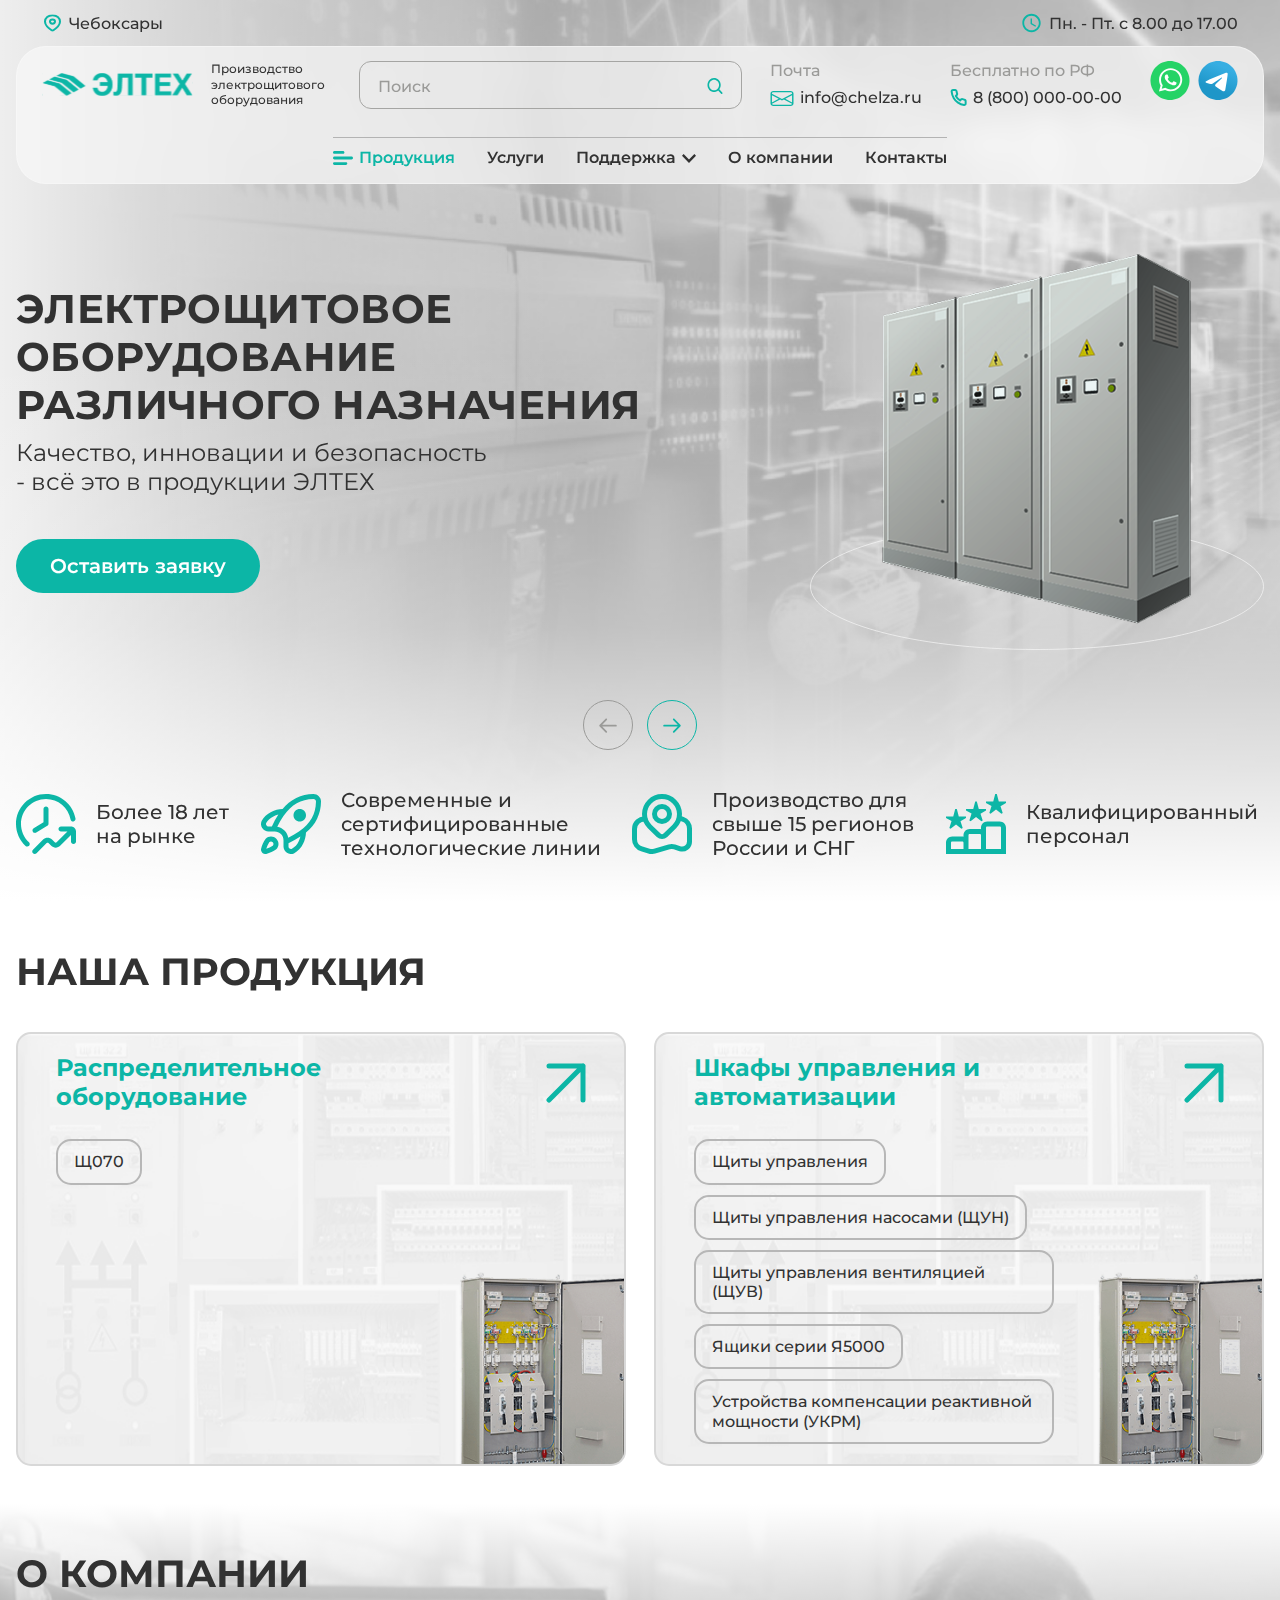
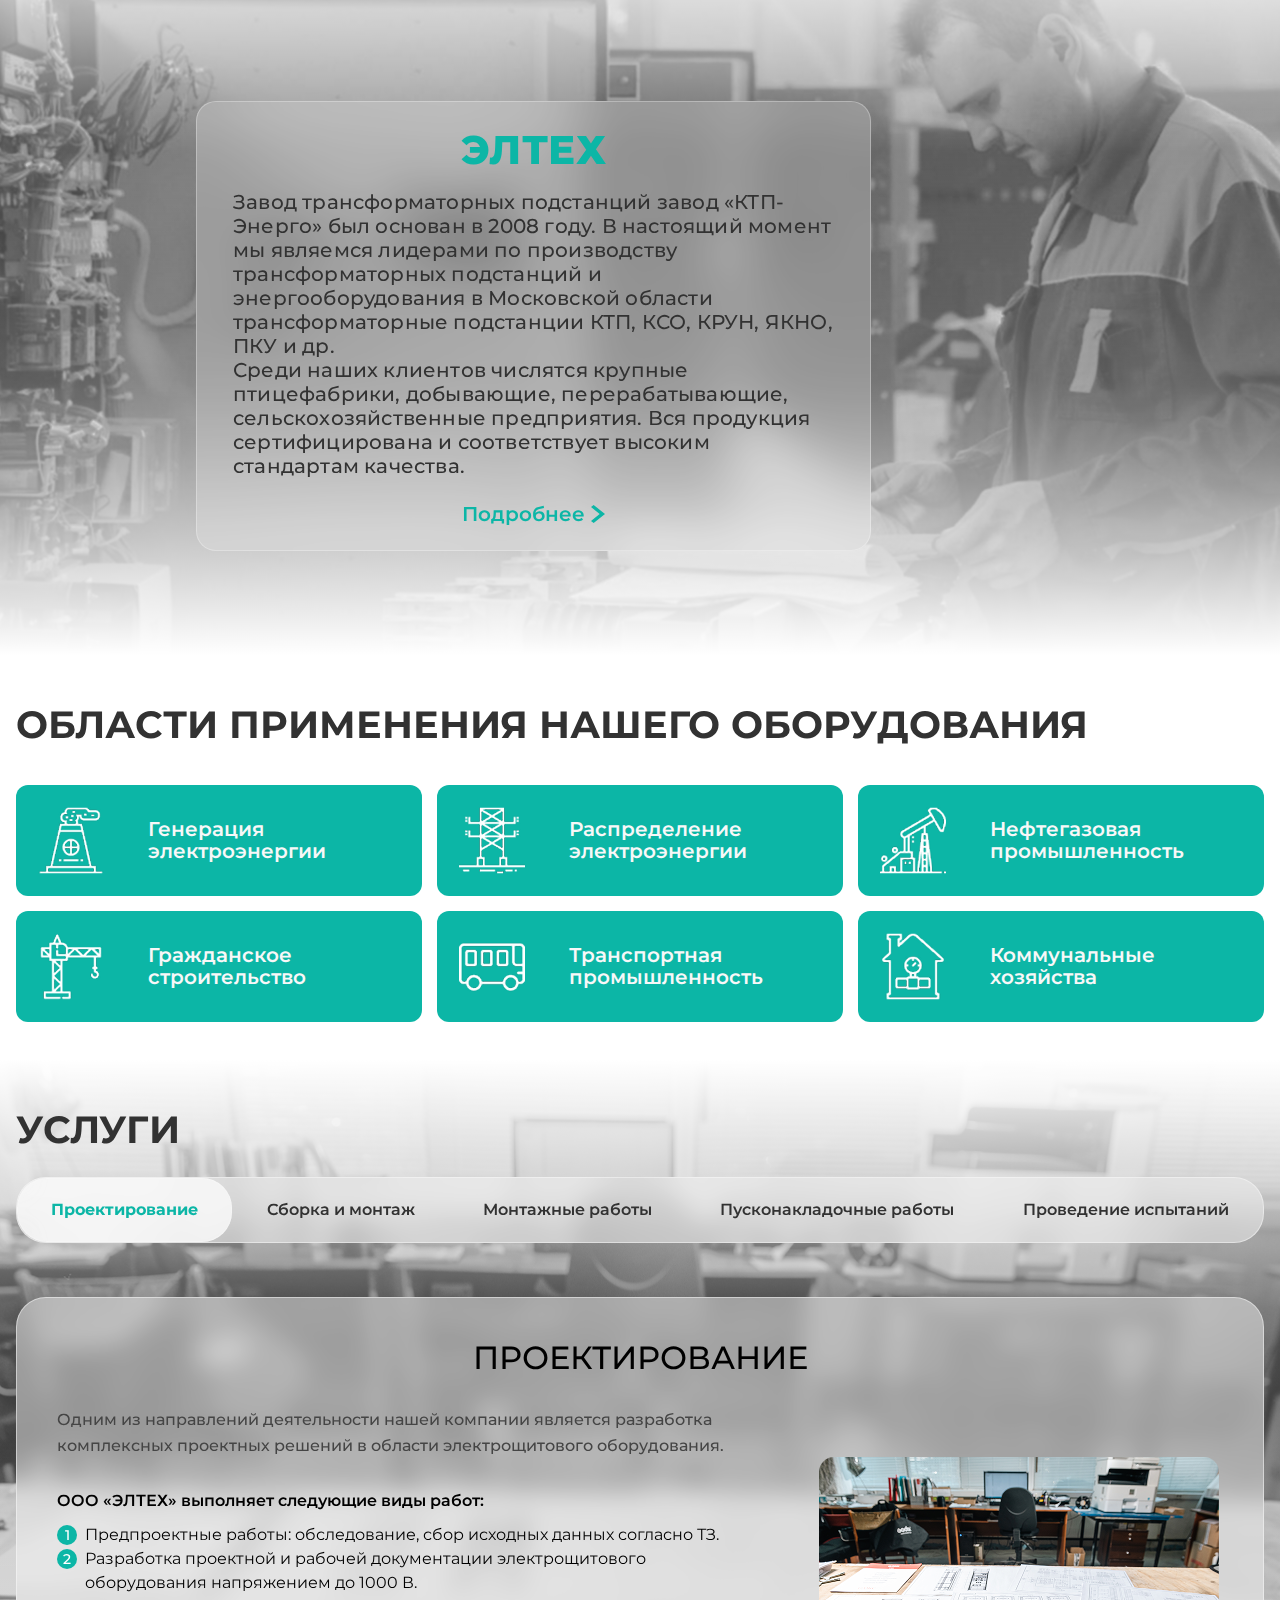
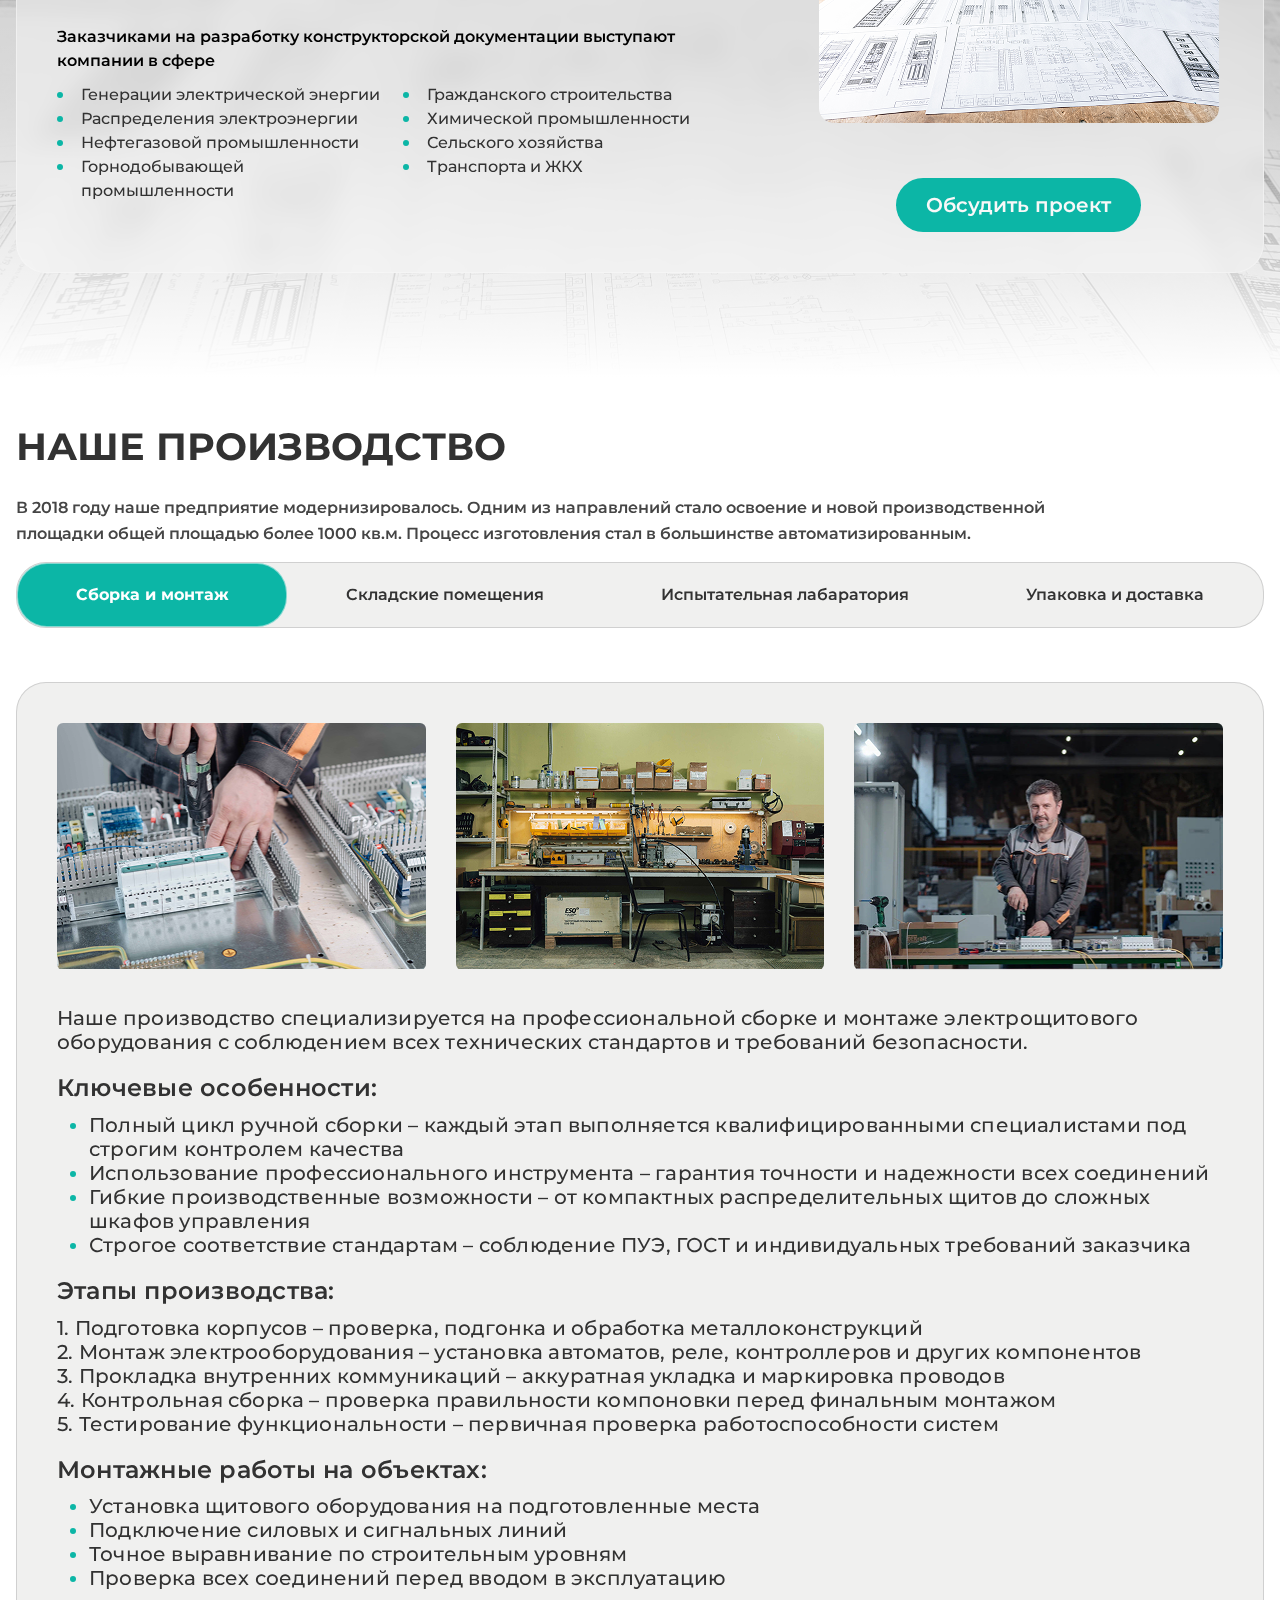
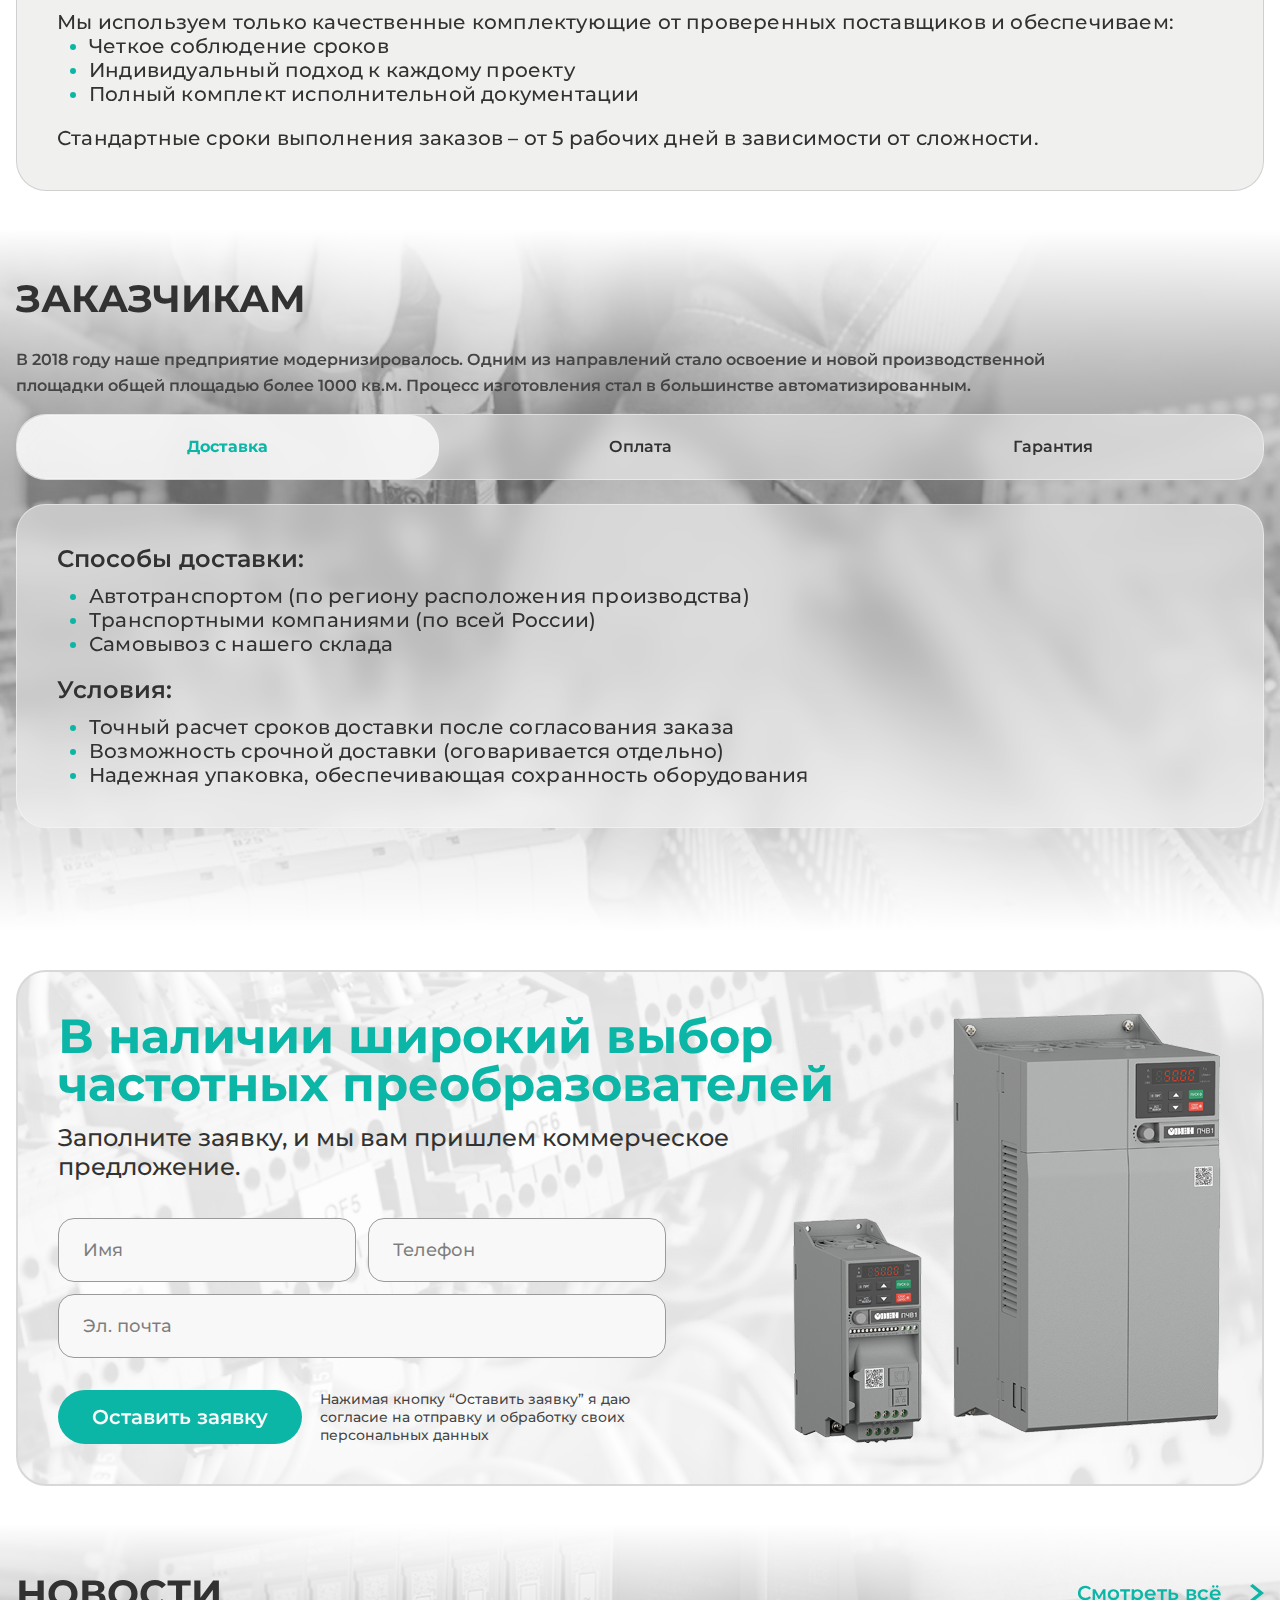
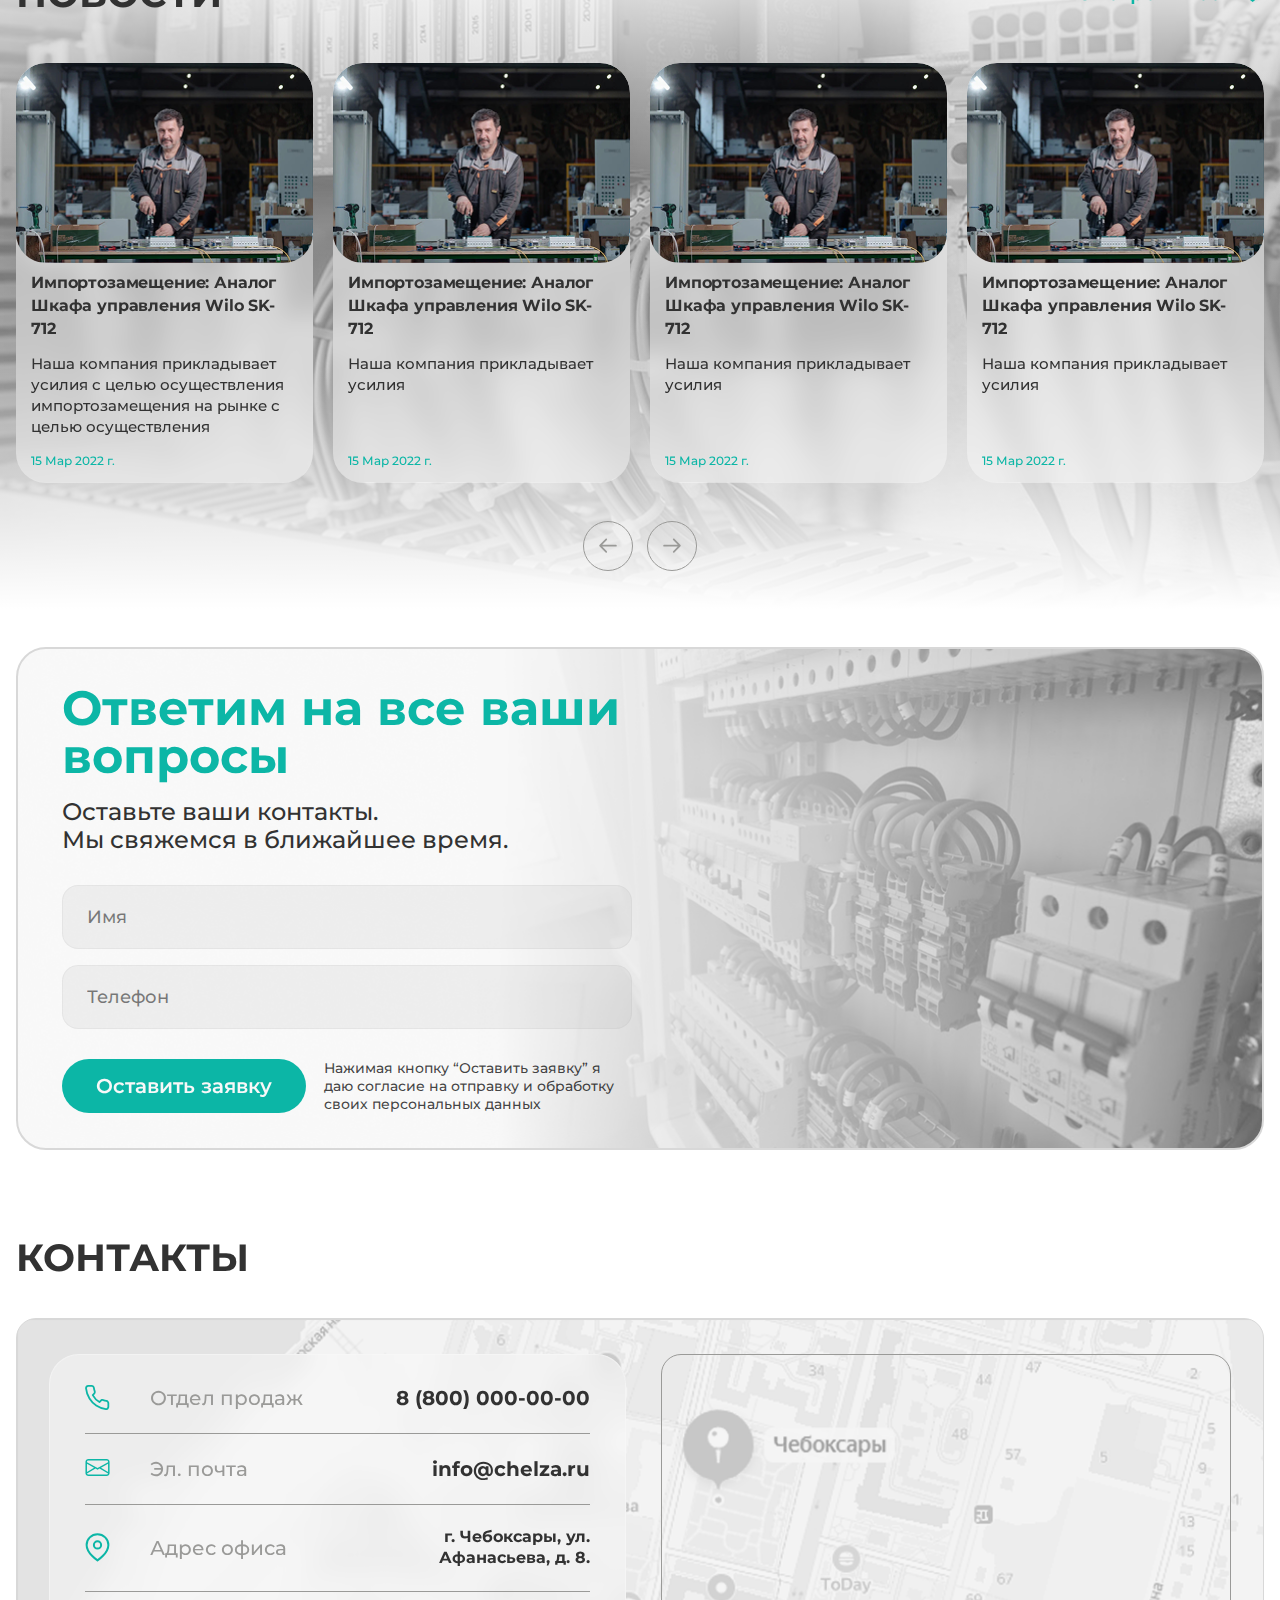
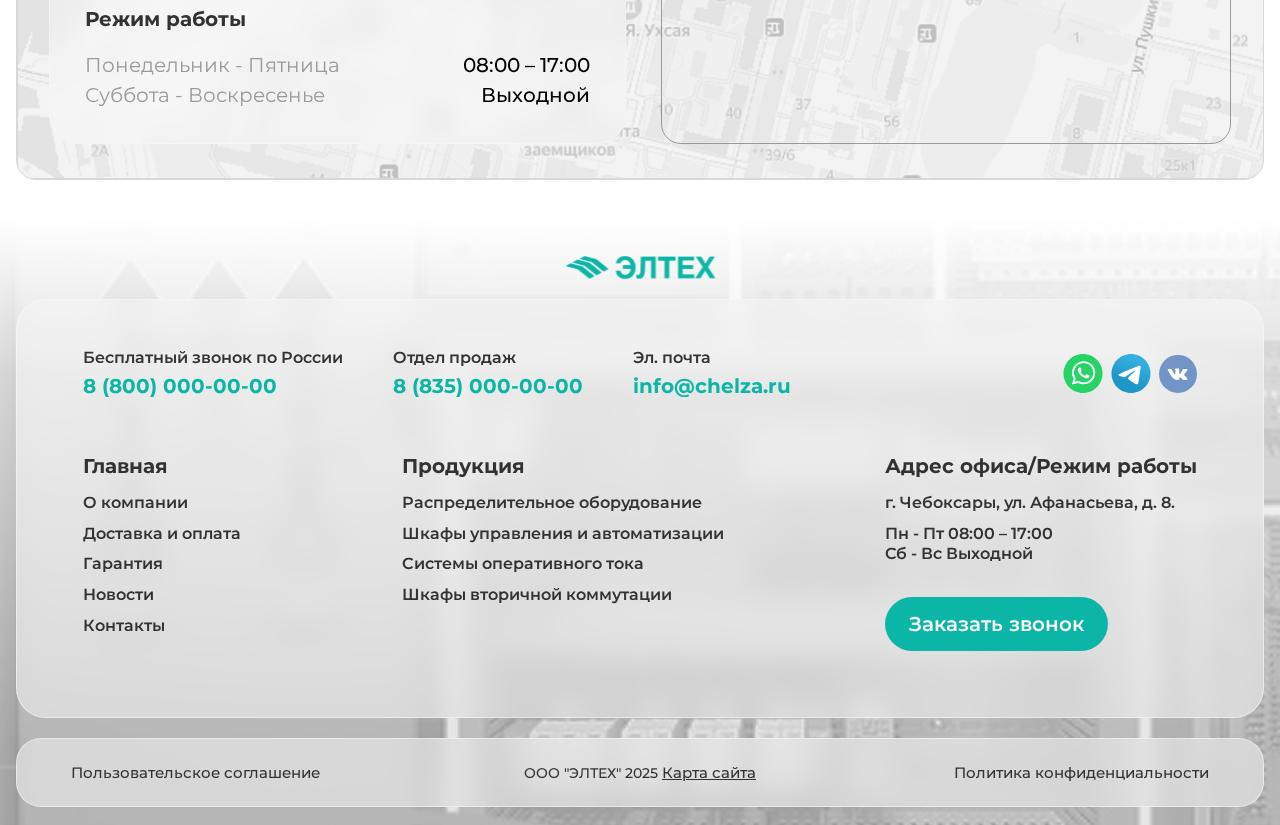
<file: index.html>
<!DOCTYPE html>
<html lang="ru">

<head>
    <meta charset="UTF-8">
    <meta http-equiv="X-UA-Compatible" content="IE=edge" />
    <meta name="viewport" content="user-scalable=no, initial-scale=1.0, maximum-scale=1.0, width=device-width">
    <title>Главная | Элтех</title>
    <link rel="stylesheet" href="./assets/libs/simplebar.css">
    <link rel="stylesheet" href="./assets/libs/swiper-bundle.min.css">
    <link rel="stylesheet" href="./css/main.css">
</head>

<body>
    <header class="header header--index" id="top">
        <div class="container">
            <div class="header__wrapper">
                <div class="header__top">
                    <div class="header__top-item">
                        <img src="./assets/img/icons/i-pin.svg" class="header__top-item__icon" alt="">
                        <p class="header__top-item__name">Чебоксары</p>
                    </div>
                    <div class="header__top-item">
                        <img src="./assets/img/icons/i-time.svg" class="header__top-item__icon" alt="">
                        <p class="header__top-item__name">Пн. - Пт. с 8.00 до 17.00</p>
                    </div>
                </div>

                <div class="header__main">
                    <div class="header__inner">
                        <div class="header__inner-left">
                            <a href="/" class="logo">
                                <img src="./assets/img/icons/logo.svg" alt="">
                            </a>
                            <div class="header__inner-left__description">
                                <p>
                                    Производство электрощитового оборудования
                                </p>
                            </div>
                        </div>
                        <div class="header-search header-search--desktop">
                            <input type="text" name="q" placeholder="Поиск" class="header-search__input">
                            <button class="header-search__btn" type="submit">
                                <img src="./assets/img/icons/i-search.svg" alt="">
                            </button>
                        </div>
                        <div class="header-contacts">
                            <div class="header-contacts__container">
                                <div class="header-contacts__item">
                                    <p class="header-contacts__title">Почта</p>
                                    <a href="mailto:88350000000"
                                        class="header-contacts__link header-contacts__link--mail">info@chelza.ru</a>
                                </div>
                                <div class="header-contacts__item">
                                    <p class="header-contacts__title">Бесплатно по РФ</p>
                                    <a href="tel:8 (800) 000-00-00"
                                        class="header-contacts__link header-contacts__link--phone">8 (800) 000-00-00</a>
                                </div>
                            </div>
                        </div>
                        <ul class="social-list">
                            <li class="social-list__item">
                                <a href="" class="social-list__link">
                                    <img src="./assets/img/icons/i-wa.svg" class="social-list__icon" alt="">
                                </a>
                            </li>
                            <li class="social-list__item">
                                <a href="" class="social-list__link">
                                    <img src="./assets/img/icons/i-tg.svg" class="social-list__icon" alt="">
                                </a>
                            </li>
                        </ul>

                        <button class="btn-menu">
                            <span></span>
                            <span></span>
                            <span></span>
                        </button>
                    </div>
                    <div class="header__menu">
                        <nav class="menu">
                            <ul class="menu-nav">
                                <li class="menu-nav__item dropdown-menu dropdown-menu--main">
                                    <a href="./pages/catalog.html" class="menu-nav__link dropdown-menu__toggle">
                                        <img src="./assets/img/icons/i-menu-burger.svg" alt="">
                                        Продукция
                                    </a>
                                    <div class="dropdown-menu__container">
                                        <div class="catalog-menu">
                                            <div class="catalog-menu__wrapper">
                                                <div class="catalog-menu__side">
                                                    <ul class="catalog-menu-section">
                                                        <li class="catalog-menu-section__item">
                                                            <a href="" class="catalog-menu-section__head">
                                                                <div class="catalog-menu-section__head-icon">
                                                                    <img src="./assets/img/other/menu-icon.png" alt="">
                                                                </div>
                                                                <span class="catalog-menu-section__head-name">Распределительное оборудование</span>
                                                                <svg width="17" height="23" class="catalog-menu-section__head-arrow" viewBox="0 0 17 23" fill="none" xmlns="http://www.w3.org/2000/svg">
                                                                    <path d="M17 11.5L3.23973 8.34465e-07L0 2.70374L10.532 11.5L0 20.2943L3.23744 23L17 11.5Z" />
                                                                </svg>
                                                            </a>
                                                            <div class="catalog-menu__subsection">
                                                                <div class="catalog-menu__subsection-wrapper">
                                                                    <p class="catalog-menu__subsection-title">Распределительное оборудование</p>
                                                                    <div class="catalog-menu__subsection-list">
                                                                        <ul class="catalog-menu-subsection">
                                                                            <li class="catalog-menu-subsection__item">
                                                                                <a href="" class="catalog-menu-subsection__link">Щ070</a>
                                                                            </li>
                                                                            <li class="catalog-menu-subsection__item">
                                                                                <a href="" class="catalog-menu-subsection__link">Распределительное Распределительное</a>
                                                                            </li>
                                                                            <li class="catalog-menu-subsection__item">
                                                                                <a href="" class="catalog-menu-subsection__link">Распределительное Распределительное</a>
                                                                            </li>
                                                                            <li class="catalog-menu-subsection__item">
                                                                                <a href="" class="catalog-menu-subsection__link">Распределительное Распределительное</a>
                                                                            </li>
                                                                            <li class="catalog-menu-subsection__item">
                                                                                <a href="" class="catalog-menu-subsection__link">Распределительное Распределительное</a>
                                                                            </li>
                                                                            <li class="catalog-menu-subsection__item">
                                                                                <a href="" class="catalog-menu-subsection__link">Распределительное Распределительное</a>
                                                                            </li>
                                                                        </ul>
                                                                    </div>
                                                                    <a href="" class="catalog-menu__subsection-link">
                                                                        Смотреть всё
                                                                        <svg width="14" height="18" viewBox="0 0 14 18" fill="none" xmlns="http://www.w3.org/2000/svg">
                                                                            <path d="M14 9L2.66801 2.38419e-07L0 2.11597L8.6734 9L0 15.8825L2.66613 18L14 9Z" />
                                                                        </svg>
                                                                    </a>
                                                                </div>
                                                            </div>
                                                        </li>
                                                        <li class="catalog-menu-section__item">
                                                            <a href="" class="catalog-menu-section__head">
                                                                <div class="catalog-menu-section__head-icon">
                                                                    <img src="./assets/img/other/menu-icon.png" alt="">
                                                                </div>
                                                                <span class="catalog-menu-section__head-name">Шкафы управления и автоматизации</span>
                                                                <svg width="17" height="23" class="catalog-menu-section__head-arrow" viewBox="0 0 17 23" fill="none" xmlns="http://www.w3.org/2000/svg">
                                                                    <path d="M17 11.5L3.23973 8.34465e-07L0 2.70374L10.532 11.5L0 20.2943L3.23744 23L17 11.5Z" />
                                                                </svg>
                                                            </a>
                                                            <div class="catalog-menu__subsection">
                                                                <div class="catalog-menu__subsection-wrapper">
                                                                    <p class="catalog-menu__subsection-title">Шкафы управления и автоматизации</p>
                                                                    <div class="catalog-menu__subsection-list">
                                                                        <ul class="catalog-menu-subsection">
                                                                            <li class="catalog-menu-subsection__item">
                                                                                <a href="" class="catalog-menu-subsection__link">Щ070</a>
                                                                            </li>
                                                                        </ul>
                                                                    </div>
                                                                    <a href="" class="catalog-menu__subsection-link">
                                                                        Смотреть всё
                                                                        <svg width="14" height="18" viewBox="0 0 14 18" fill="none" xmlns="http://www.w3.org/2000/svg">
                                                                            <path d="M14 9L2.66801 2.38419e-07L0 2.11597L8.6734 9L0 15.8825L2.66613 18L14 9Z" />
                                                                        </svg>
                                                                    </a>
                                                                </div>
                                                            </div>
                                                        </li>
                                                        <li class="catalog-menu-section__item">
                                                            <a href="" class="catalog-menu-section__head">
                                                                <div class="catalog-menu-section__head-icon">
                                                                    <img src="./assets/img/other/menu-icon.png" alt="">
                                                                </div>
                                                                <span class="catalog-menu-section__head-name">Системы оперативного тока</span>
                                                                <svg width="17" height="23" class="catalog-menu-section__head-arrow" viewBox="0 0 17 23" fill="none" xmlns="http://www.w3.org/2000/svg">
                                                                    <path d="M17 11.5L3.23973 8.34465e-07L0 2.70374L10.532 11.5L0 20.2943L3.23744 23L17 11.5Z" />
                                                                </svg>
                                                            </a>
                                                            <div class="catalog-menu__subsection">
                                                                <div class="catalog-menu__subsection-wrapper">
                                                                    <p class="catalog-menu__subsection-title">Системы оперативного тока</p>
                                                                    <div class="catalog-menu__subsection-list">
                                                                        <ul class="catalog-menu-subsection">
                                                                            <li class="catalog-menu-subsection__item">
                                                                                <a href="" class="catalog-menu-subsection__link">Щ070</a>
                                                                            </li>
                                                                        </ul>
                                                                    </div>
                                                                    <a href="" class="catalog-menu__subsection-link">
                                                                        Смотреть всё
                                                                        <svg width="14" height="18" viewBox="0 0 14 18" fill="none" xmlns="http://www.w3.org/2000/svg">
                                                                            <path d="M14 9L2.66801 2.38419e-07L0 2.11597L8.6734 9L0 15.8825L2.66613 18L14 9Z" />
                                                                        </svg>
                                                                    </a>
                                                                </div>
                                                            </div>
                                                        </li>
                                                        <li class="catalog-menu-section__item">
                                                            <a href="" class="catalog-menu-section__head">
                                                                <div class="catalog-menu-section__head-icon">
                                                                    <img src="./assets/img/other/menu-icon.png" alt="">
                                                                </div>
                                                                <span class="catalog-menu-section__head-name">Шкафы вторичной коммутации</span>
                                                                <svg width="17" height="23" class="catalog-menu-section__head-arrow" viewBox="0 0 17 23" fill="none" xmlns="http://www.w3.org/2000/svg">
                                                                    <path d="M17 11.5L3.23973 8.34465e-07L0 2.70374L10.532 11.5L0 20.2943L3.23744 23L17 11.5Z" />
                                                                </svg>
                                                            </a>
                                                        </li>
                                                    </ul>
                                                </div>
                                            </div>
                                        </div>
                                    </div>
                                </li>
                                <li class="menu-nav__item">
                                    <a href="./pages/services.html" class="menu-nav__link">Услуги</a>
                                </li>
                                <li class="menu-nav__item dropdown-menu dropdown-menu--relative">
                                    <a href="" class="menu-nav__link dropdown-menu__toggle">
                                        Поддержка
                                        <svg width="14" height="9" class="dropdown-menu__toggle-icon" viewBox="0 0 14 9" fill="none" xmlns="http://www.w3.org/2000/svg">
                                            <path d="M7 9.00006L1.20098e-07 1.71521L1.64576 6.10352e-05L7 5.57582L12.3531 6.10352e-05L14 1.714L7 9.00006Z" />
                                        </svg>
                                    </a>
                                    <div class="dropdown-menu__container">
                                        <div class="dropdown">
                                            <div class="dropdown__wrapper">
                                                <ul class="dropdown__list">
                                                    <li class="dropdown__item">
                                                        <a href="./pages/customers.html#doc" class="dropdown__link">Заказчикам</a>
                                                    </li>
                                                    <li class="dropdown__item">
                                                        <a href="./pages/customers.html#projects" class="dropdown__link">Выполненные проекты</a>
                                                    </li>
                                                    <li class="dropdown__item">
                                                        <a href="./pages/news.html" class="dropdown__link">Новости компании </a>
                                                    </li>
                                                    <li class="dropdown__item">
                                                        <a href="./pages/news.html" class="dropdown__link">Полезные статьи</a>
                                                    </li>
                                                </ul>
                                            </div>
                                        </div>
                                    </div>
                                </li>
                                <li class="menu-nav__item">
                                    <a href="./pages/about.html" class="menu-nav__link">О компании</a>
                                </li>
                                <li class="menu-nav__item">
                                    <a href="./pages/contacts.html" class="menu-nav__link">Контакты</a>
                                </li>
                            </ul>
                        </nav>
                    </div>
                </div>

                <div class="header-mobile ">
                    <div class="header-mobile__wrapper">
                        <div class="header-mobile__top">
                            <ul class="header-mobile__schedule">
                                <li class="header-mobile__schedule-item">
                                    <img src="./assets/img/icons/i-pin.svg" class="header-mobile__schedule-icon" alt="">
                                    <p class="header-mobile__schedule-name">Чебоксары</p>
                                </li>
                                <li class="header-mobile__schedule-item">
                                    <img src="./assets/img/icons/i-time.svg" class="header-mobile__schedule-icon" alt="">
                                    <p class="header-mobile__schedule-name">Пн. - Пт. с 8.00 до 17.00</p>
                                </li>
                            </ul>
                        </div>
                        <div class="header-search header-search--mobile">
                            <input type="text" name="q" placeholder="Поиск" class="header-search__input">
                            <button class="header-search__btn" type="submit">
                                <img src="./assets/img/icons/i-search.svg" alt="">
                            </button>
                        </div>
                        <div class="header-mobile__menu">
                            <ul class="menu-mobile">
                                <li class="menu-mobile__item">
                                    <div class="menu-mobile__top">
                                        <a href="" class="menu-mobile__link">Продукция</a>
                                        <button class="menu-mobile__btn">
                                            <svg width="14" height="10" viewBox="0 0 14 10" fill="none" xmlns="http://www.w3.org/2000/svg">
                                                <path d="M7 9.5L-2.38418e-07 2.21515L1.64576 0.5L7 6.07576L12.3531 0.5L14 2.21394L7 9.5Z" />
                                            </svg>
                                        </button>
                                    </div>
                                    <div class="menu-mobile__wrapper">
                                        <ul class="menu-mobile__list-lvl2">
                                            <li class="menu-mobile__list-lvl2__item">
                                                <a href="" class="menu-mobile__list-lvl2__link">Распределительное оборудование</a>
                                            </li>
                                            <li class="menu-mobile__list-lvl2__item">
                                                <a href="" class="menu-mobile__list-lvl2__link">Шкафы управления и автоматизации</a>
                                            </li>
                                            <li class="menu-mobile__list-lvl2__item">
                                                <a href="" class="menu-mobile__list-lvl2__link">Системы оперативного тока</a>
                                            </li>
                                            <li class="menu-mobile__list-lvl2__item">
                                                <a href="" class="menu-mobile__list-lvl2__link">Шкафы вторичной коммутации</a>
                                            </li>
                                        </ul>
                                    </div>
                                </li>
                                <li class="menu-mobile__item">
                                    <a href="" class="menu-mobile__link">Услуги</a>
                                </li>
                                <li class="menu-mobile__item">
                                    <div class="menu-mobile__top">
                                        <a href="" class="menu-mobile__link">Поддержка</a>
                                        <button class="menu-mobile__btn">
                                            <svg width="14" height="10" viewBox="0 0 14 10" fill="none" xmlns="http://www.w3.org/2000/svg">
                                                <path d="M7 9.5L-2.38418e-07 2.21515L1.64576 0.5L7 6.07576L12.3531 0.5L14 2.21394L7 9.5Z" />
                                            </svg>
                                        </button>
                                    </div>
                                    <div class="menu-mobile__wrapper">
                                        <ul class="menu-mobile__list-lvl2">
                                            <li class="menu-mobile__list-lvl2__item">
                                                <a href="" class="menu-mobile__list-lvl2__link">Заказчикам</a>
                                            </li>
                                            <li class="menu-mobile__list-lvl2__item">
                                                <a href="" class="menu-mobile__list-lvl2__link">Выполненыне проекты</a>
                                            </li>
                                            <li class="menu-mobile__list-lvl2__item">
                                                <a href="" class="menu-mobile__list-lvl2__link">Новости компании</a>
                                            </li>
                                            <li class="menu-mobile__list-lvl2__item">
                                                <a href="" class="menu-mobile__list-lvl2__link">Полезные статьи</a>
                                            </li>
                                        </ul>
                                    </div>
                                </li>
                                <li class="menu-mobile__item">
                                    <a href="" class="menu-mobile__link">О компании</a>
                                </li>
                                <li class="menu-mobile__item">
                                    <a href="" class="menu-mobile__link">Контакты</a>
                                </li>
                            </ul>
                        </div>
                        <div class="header-mobile__bottom">
                            <ul class="header-mobile__contacts">
                                <li class="header-mobile__contacts-item">
                                    <p class="header-mobile__contacts-title">Бесплатно по РФ</p>
                                    <a href="tel:"
                                        class="header-mobile__contacts-link header-mobile__contacts-link--phone">8 (800) 000-00-00</a>
                                </li>
                                <li class="header-mobile__contacts-item">
                                    <p class="header-mobile__contacts-title">Почта</p>
                                    <a href="mailto:88350000000"
                                        class="header-mobile__contacts-link header-mobile__contacts-link--mail">info@chelza.ru</a>
                                </li>
                            </ul>
                            <ul class="social-list">
                                <li class="social-list__item">
                                    <a href="" class="social-list__link">
                                        <img src="./assets/img/icons/i-wa.svg" class="social-list__icon" alt="">
                                    </a>
                                </li>
                                <li class="social-list__item">
                                    <a href="" class="social-list__link">
                                        <img src="./assets/img/icons/i-tg.svg" class="social-list__icon" alt="">
                                    </a>
                                </li>
                            </ul>
                        </div>
                    </div>
                </div>
            </div>
        </div>


    </header>

    <main>
        <!-- Баннер -->
        <section class="section section--banner">
            <div class="container">
                <div class="banner">
                    <div class="banner__inner">
                        <div class="swiper swiper-banner">
                            <div class="swiper-wrapper swiper-banner__wrapper">
                                <div class="swiper-slide swiper-banner__slide">
                                    <div class="banner-slide">
                                        <div class="banner-slide__left">
                                            <h1 class="banner-slide__title">Электрощитовое оборудование различного назначения</h1>
                                            <p class="banner-slide__subtitle">Качество, инновации и безопасность - всё это в продукции ЭЛТЕХ</p>
                                            <button class="banner-slide__btn banner-slide__btn--desktop form-modal-open">Оставить заявку</button>
                                        </div>
                                        <div class="banner-slide__img">
                                            <img src="./assets/img/banner/banner-1.png" alt="">
                                        </div>
                                        <button class="banner-slide__btn banner-slide__btn--mobile">Оставить заявку</button>
                                    </div>
                                </div>
                                <div class="swiper-slide swiper-banner__slide">
                                    <div class="banner-slide">
                                        <div class="banner-slide__left">
                                            <h1 class="banner-slide__title">Электрощитовое оборудование различного назначения1</h1>
                                            <p class="banner-slide__subtitle">Качество, инновации и безопасность - всё это в продукции ЭЛТЕХ</p>
                                            <button class="banner-slide__btn banner-slide__btn--desktop">Оставить заявку</button>
                                        </div>
                                        <div class="banner-slide__img">
                                            <img src="./assets/img/banner/banner-2.png" alt="">
                                        </div>
                                        <button class="banner-slide__btn banner-slide__btn--mobile">Оставить заявку</button>
                                    </div>
                                </div>
                            </div>
                            <div class="swiper-banner__btns">
                                <div class="swiper-button swiper-banner-btn-prev">
                                    <svg width="18" height="15" viewBox="0 0 18 15" fill="none"
                                        xmlns="http://www.w3.org/2000/svg">
                                        <path
                                            d="M6.62216 0.827392C6.96519 0.481065 7.52135 0.481065 7.86438 0.827392C8.20741 1.17372 8.20741 1.73522 7.86438 2.08155L3.21522 6.77542L16.9054 6.77542C17.3905 6.77542 17.7838 7.17246 17.7838 7.66224C17.7838 8.15202 17.3905 8.54906 16.9054 8.54906L3.21522 8.54907L7.86438 13.2429C8.20741 13.5893 8.20741 14.1508 7.86438 14.4971C7.52135 14.8434 6.96519 14.8434 6.62216 14.4971L0.473516 8.28932C0.130489 7.94299 0.130489 7.38149 0.473516 7.03516L6.62216 0.827392Z" />
                                    </svg>
                                </div>
                                <div class="swiper-button swiper-banner-btn-next">
                                    <svg width="18" height="15" viewBox="0 0 18 15" fill="none"
                                        xmlns="http://www.w3.org/2000/svg">
                                        <path
                                            d="M11.3778 0.827392C11.0348 0.481065 10.4786 0.481065 10.1356 0.827392C9.79259 1.17372 9.79259 1.73522 10.1356 2.08155L14.7848 6.77542L1.09456 6.77542C0.60945 6.77542 0.216187 7.17246 0.216187 7.66224C0.216187 8.15202 0.60945 8.54906 1.09456 8.54906L14.7848 8.54907L10.1356 13.2429C9.79259 13.5893 9.79259 14.1508 10.1356 14.4971C10.4786 14.8434 11.0348 14.8434 11.3778 14.4971L17.5265 8.28932C17.8695 7.94299 17.8695 7.38149 17.5265 7.03516L11.3778 0.827392Z" />
                                    </svg>
                                </div>
                            </div>
                        </div>
                    </div>
                
                    <div class="advantages advantages--banner">
                        <div class="advantages__wrapper">
                            <div class="advantages__item">
                                <div class="advantages__item-icon">
                                    <img src="./assets/img/icons/i-adv-1.svg" alt="">
                                </div>
                                <p class="advantages__item-text">Более 18 лет<br> на рынке</p>
                            </div>
                            <div class="advantages__item">
                                <div class="advantages__item-icon">
                                    <img src="./assets/img/icons/i-adv-2.svg" alt="">
                                </div>
                                <p class="advantages__item-text">Современные и<br> сертифицированные<br> технологические линии</p>
                            </div>
                            <div class="advantages__item">
                                <div class="advantages__item-icon">
                                    <img src="./assets/img/icons/i-adv-3.svg" alt="">
                                </div>
                                <p class="advantages__item-text">Производство для<br> свыше 15 регионов<br> России и СНГ</p>
                            </div>
                            <div class="advantages__item">
                                <div class="advantages__item-icon">
                                    <img src="./assets/img/icons/i-adv-4.svg" alt="">
                                </div>
                                <p class="advantages__item-text">Квалифицированный<br> персонал</p>
                            </div>
                        </div>
                    </div>
                </div>
            </div>
        </section>

        <!-- Наша продукция -->
        <section class="section section--type-1">
            <div class="container">
                <h2>Наша продукция</h2>
                <div class="container__inner">
                    <div class="products">
                        <div class="products__wrapper">
                            <div class="products__item">
                                <div class="products-card">
                                    <a href="" class="products-card__top">
                                        <p class="products-card__top-title">Распределительное оборудование</p>
                                        <img src="./assets/img/icons/i-arrow.svg" class="products-card__top-icon" alt="">
                                    </a>
                                    <div class="products-card__wrapper">
                                        <div class="products-card__left">
                                            <ul class="products-subsection">
                                                <li class="products-subsection__item">
                                                    <a href="" class="products-subsection__link">
                                                        Щ070
                                                    </a>
                                                </li>
                                            </ul>
                                        </div>
                                        <div class="products-card__right">
                                            <img src="./assets/img/products/card.png" class="products-card__right-img"
                                                alt="">
                                        </div>
                                    </div>
                                </div>
                            </div>
                            <div class="products__item">
                                <div class="products-card">
                                    <a href="" class="products-card__top">
                                        <p class="products-card__top-title">Шкафы управления и автоматизации</p>
                                        <img src="./assets/img/icons/i-arrow.svg" class="products-card__top-icon" alt="">
                                    </a>
                                    <div class="products-card__wrapper">
                                        <div class="products-card__left">
                                            <ul class="products-subsection">
                                                <li class="products-subsection__item">
                                                    <a href="" class="products-subsection__link">
                                                        Щиты управления
                                                    </a>
                                                </li>
                                                <li class="products-subsection__item">
                                                    <a href="" class="products-subsection__link">
                                                        Щиты управления насосами (ЩУН)
                                                    </a>
                                                </li>
                                                </li>
                                                <li class="products-subsection__item">
                                                    <a href="" class="products-subsection__link">
                                                        Щиты управления вентиляцией (ЩУВ)
                                                    </a>
                                                </li>
                                                </li>
                                                <li class="products-subsection__item">
                                                    <a href="" class="products-subsection__link">
                                                        Ящики серии Я5000
                                                    </a>
                                                </li>
                                                <li class="products-subsection__item">
                                                    <a href="" class="products-subsection__link">
                                                        Устройства компенсации реактивной мощности (УКРМ)
                                                    </a>
                                                </li>
                                            </ul>
                                        </div>
                                        <div class="products-card__right">
                                            <img src="./assets/img/products/card.png" class="products-card__right-img"
                                                alt="">
                                        </div>
                                    </div>
                                </div>
                            </div>
                        </div>
                    </div>
                </div>
            </div>
        </section>

        <!-- О компании -->
        <section class="section section--type-2 section--about">
            <div class="container">
                <div class="about">
                    <h2>о компании</h2>
                    <div class="about__wrapper">
                        <div class="about__card">
                            <p class="about__card-title">Элтех</p>
                            <p class="about__card-text">
                                Завод трансформаторных подстанций завод «КТП-Энерго» был основан в 2008 году. В
                                настоящий момент мы являемся лидерами по производству трансформаторных подстанций и
                                энергооборудования в Московской области трансформаторные подстанции КТП, КСО, КРУН,
                                ЯКНО, ПКУ и др.<br>
                                Среди наших клиентов числятся крупные птицефабрики, добывающие, перерабатывающие,
                                сельскохозяйственные предприятия. Вся продукция сертифицирована и соответствует высоким
                                стандартам качества.
                            </p>
                            <a href="" class="about__card-link">
                                Подробнее
                                <svg width="14" height="18" viewBox="0 0 14 18" fill="none" xmlns="http://www.w3.org/2000/svg">
                                    <path d="M14 9L2.66801 2.38419e-07L0 2.11597L8.6734 9L0 15.8825L2.66613 18L14 9Z" />
                                </svg>
                            </a>
                        </div>
                    </div>
                </div>
            </div>
        </section>

        <!-- Области применения нашего оборудования -->
        <section class="section section--type-1">
            <div class="container">
                <h2>Области применения нашего оборудования</h2>
                <div class="container__inner">
                    <div class="application">
                        <div class="application__wrapper">
                            <div class="application__item">
                                <div class="application__img">
                                    <img src="./assets/img/application/factory.png" alt="">
                                </div>
                                <p class="application__name">Генерация электроэнергии</p>
                            </div>
                            <div class="application__item">
                                <div class="application__img">
                                    <img src="./assets/img/application/electric.png" alt="">
                                </div>
                                <p class="application__name">Распределение
                                    электроэнергии</p>
                            </div>
                            <div class="application__item">
                                <div class="application__img">
                                    <img src="./assets/img/application/industry.png" alt="">
                                </div>
                                <p class="application__name">Нефтегазовая
                                    промышленность</p>
                            </div>
                            <div class="application__item">
                                <div class="application__img">
                                    <img src="./assets/img/application/winch.png" alt="">
                                </div>
                                <p class="application__name">Гражданское
                                    строительство</p>
                            </div>
                            <div class="application__item">
                                <div class="application__img">
                                    <img src="./assets/img/application/bus.png" alt="">
                                </div>
                                <p class="application__name">Транспортная
                                    промышленность</p>
                            </div>
                            <div class="application__item">
                                <div class="application__img">
                                    <img src="./assets/img/application/utilities.png" alt="">
                                </div>
                                <p class="application__name">Коммунальные
                                    хозяйства</p>
                            </div>
                        </div>
                    </div>
                </div>
            </div>
        </section>

        <!-- Услуги -->
        <section class="section section--type-2 section--service">
            <div class="container">
                <div class="tab-template">
                    <div class="tab-template__wrapper">
                        <div class="tab-template__top">
                            <h2 class="tab-template__title">Услуги</h2>
                        </div>
                        <div class="tab-template__body">
                            <div class="tabs">
                                <div class="tabs__top">
                                    <ul class="tabs__list">
                                        <li class="tabs__target active" data-panel="#one">
                                            <span class="tabs__target-title">Проектирование</span>
                                        </li>
                                        <li class="tabs__target" data-panel="#two">
                                            <span class="tabs__target-title">Сборка и монтаж</span>
                                        </li>
                                        <li class="tabs__target" data-panel="#three">
                                            <span class="tabs__target-title">Монтажные работы</span>
                                        </li>
                                        <li class="tabs__target" data-panel="#four">
                                            <span class="tabs__target-title">Пусконакладочные работы</span>
                                        </li>
                                        <li class="tabs__target" data-panel="#five">
                                            <span class="tabs__target-title">Проведение испытаний</span>
                                        </li>
                                        <div class="tabs__slider"></div>
                                    </ul>
                                </div>
                                <div class="tabs__panels panels">
                                    <div id="one" class="tabs__panel show">
                                        <div class="services">
                                            <div class="services__wrapper">
                                                <h2 class="services__title">ПРОЕКТИРОВАНИЕ</h2>
                                                <div class="services__inner">
                                                    <div class="services__left">
                                                        <p class="services__text">Одним из направлений деятельности нашей компании является разработка комплексных проектных решений в области электрощитового оборудования.</p>
                                                        <div class="services-work">
                                                            <p class="services-work__title">ООО «ЭЛТЕХ» выполняет следующие виды работ:</p>
                                                            <ul class="services-work__list">
                                                                <li class="services-work__item">
                                                                    <p class="services-work__text">Предпроектные работы: обследование, сбор исходных данных согласно ТЗ.</p>
                                                                </li>
                                                                <li class="services-work__item">
                                                                    <p class="services-work__text">Разработка проектной и рабочей документации электрощитового оборудования напряжением до 1000 В.</p>
                                                                </li>
                                                            </ul>
                                                        </div>
                                                        <div class="services-list">
                                                            <p class="services-list__title">Заказчиками на разработку конструкторской документации выступают компании в сфере</p>
                                                            <ul class="services-list__list">
                                                                <li class="services-list__item">
                                                                    <p class="services-list__text">Генерации электрической энергии</p>
                                                                </li>
                                                                <li class="services-list__item">
                                                                    <p class="services-list__text">Распределения электроэнергии</p>
                                                                </li>
                                                                <li class="services-list__item">
                                                                    <p class="services-list__text">Нефтегазовой промышленности</p>
                                                                </li>
                                                                <li class="services-list__item">
                                                                    <p class="services-list__text">Горнодобывающей промышленности</p>
                                                                </li>
                                                                <li class="services-list__item">
                                                                    <p class="services-list__text">Гражданского строительства</p>
                                                                </li>
                                                                <li class="services-list__item">
                                                                    <p class="services-list__text">Химической промышленности</p>
                                                                </li>
                                                                <li class="services-list__item">
                                                                    <p class="services-list__text">Сельского хозяйства</p>
                                                                </li>
                                                                <li class="services-list__item">
                                                                    <p class="services-list__text">Транспорта и ЖКХ</p>
                                                                </li>
                                                            </ul>
                                                        </div>
                                                    </div>
                                                    <div class="services__right">
                                                        <img src="./assets/img/photo/service.png" class="services__img" alt="">
                                                        <button class="services__btn">Обсудить проект</button>
                                                    </div>
                                                </div>
                                            </div>
                                        </div>
                                    </div>
                                    <div id="two" class="tabs__panel">
                                        <div class="services">
                                            <div class="services__wrapper">
                                                2
                                            </div>
                                        </div>
                                    </div>
                                    <div id="three" class="tabs__panel">
                                        <div class="services">
                                            <div class="services__wrapper">
                                                3
                                            </div>
                                        </div>
                                    </div>
                                    <div id="four" class="tabs__panel">
                                        <div class="services">
                                            <div class="services__wrapper">
                                                4
                                            </div>
                                        </div>
                                    </div>
                                    <div id="five" class="tabs__panel">
                                        <div class="services">
                                            <div class="services__wrapper">
                                                5
                                            </div>
                                        </div>
                                    </div>
                                </div>
                            </div>
                        </div>
                    </div>
                </div>
            </div>
        </section>

        <!-- Наше производство -->
        <section class="section section--type-1 section--production">
            <div class="container">
                <div class="tab-template">
                    <div class="tab-template__wrapper">
                        <div class="tab-template__top">
                            <h2 class="tab-template__title">Наше производство</h2>
                            <p class="tab-template__subtitle">В 2018 году наше предприятие модернизировалось. Одним из
                                направлений стало освоение и новой производственной площадки общей площадью более 1000
                                кв.м. Процесс изготовления стал в большинстве автоматизированным.</p>
                        </div>
                        <div class="tab-template__body">
                            <div class="tabs tabs--type-2">
                                <div class="tabs__top">
                                    <ul class="tabs__list">
                                        <li class="tabs__target active" data-panel="#one">
                                            <span class="tabs__target-title">Сборка и монтаж</span>
                                        </li>
                                        <li class="tabs__target" data-panel="#two">
                                            <span class="tabs__target-title">Складские помещения</span>
                                        </li>
                                        <li class="tabs__target" data-panel="#three">
                                            <span class="tabs__target-title">Испытательная лабаратория</span>
                                        </li>
                                        <li class="tabs__target" data-panel="#four">
                                            <span class="tabs__target-title">Упаковка и доставка</span>
                                        </li>
                                        <div class="tabs__slider"></div>
                                    </ul>
                                </div>
                                <div class="tabs__panels panels">
                                    <div id="one" class="tabs__panel show">
                                        <div class="production">
                                            <div class="production__wrapper">
                                                <div class="production__gallery">
                                                    <div class="swiper swiper-production">
                                                        <div class="swiper-wrapper swiper-production__wrapper">
                                                            <div class="swiper-slide swiper-production__slide">
                                                                <img src="./assets/img/prod/1.png" class="swiper-production__slide-img" alt="">
                                                            </div>
                                                            <div class="swiper-slide swiper-production__slide">
                                                                <img src="./assets/img/prod/2.png" class="swiper-production__slide-img" alt="">
                                                            </div>
                                                            <div class="swiper-slide swiper-production__slide">
                                                                <img src="./assets/img/prod/3.png" class="swiper-production__slide-img" alt="">
                                                            </div>
                                                            <div class="swiper-slide swiper-production__slide">
                                                                <img src="./assets/img/prod/3.png" class="swiper-production__slide-img" alt="">
                                                            </div>
                                                        </div>
                                                    </div>
                                                    <div class="swiper-production__btns">
                                                        <div class="swiper-button swiper-production-btn-prev">
                                                            <svg width="18" height="15" viewBox="0 0 18 15" fill="none"
                                                                xmlns="http://www.w3.org/2000/svg">
                                                                <path
                                                                    d="M6.62216 0.827392C6.96519 0.481065 7.52135 0.481065 7.86438 0.827392C8.20741 1.17372 8.20741 1.73522 7.86438 2.08155L3.21522 6.77542L16.9054 6.77542C17.3905 6.77542 17.7838 7.17246 17.7838 7.66224C17.7838 8.15202 17.3905 8.54906 16.9054 8.54906L3.21522 8.54907L7.86438 13.2429C8.20741 13.5893 8.20741 14.1508 7.86438 14.4971C7.52135 14.8434 6.96519 14.8434 6.62216 14.4971L0.473516 8.28932C0.130489 7.94299 0.130489 7.38149 0.473516 7.03516L6.62216 0.827392Z" />
                                                            </svg>
                                                        </div>
                                                        <div class="swiper-button swiper-production-btn-next">
                                                            <svg width="18" height="15" viewBox="0 0 18 15" fill="none"
                                                                xmlns="http://www.w3.org/2000/svg">
                                                                <path
                                                                    d="M11.3778 0.827392C11.0348 0.481065 10.4786 0.481065 10.1356 0.827392C9.79259 1.17372 9.79259 1.73522 10.1356 2.08155L14.7848 6.77542L1.09456 6.77542C0.60945 6.77542 0.216187 7.17246 0.216187 7.66224C0.216187 8.15202 0.60945 8.54906 1.09456 8.54906L14.7848 8.54907L10.1356 13.2429C9.79259 13.5893 9.79259 14.1508 10.1356 14.4971C10.4786 14.8434 11.0348 14.8434 11.3778 14.4971L17.5265 8.28932C17.8695 7.94299 17.8695 7.38149 17.5265 7.03516L11.3778 0.827392Z" />
                                                            </svg>
                                                        </div>
                                                    </div>
                                                </div>
                                                <div class="production__description">
                                                    <div class="production__inner">
                                                        <p class="production__text">
                                                            Наше производство специализируется на профессиональной сборке и монтаже электрощитового оборудования с соблюдением всех технических стандартов и требований безопасности.
                                                        </p>
                                                        <div class="production__item">
                                                            <h3 class="production__subtitle">
                                                                Ключевые особенности:
                                                            </h3>
                                                            <ul class="list">
                                                                <li>
                                                                    <p class="production__text">Полный цикл ручной сборки – каждый этап выполняется квалифицированными специалистами под строгим контролем качества</p>
                                                                </li>
                                                                <li>
                                                                    <p class="production__text">Использование профессионального инструмента – гарантия точности и надежности всех соединений</p>
                                                                </li>
                                                                <li>
                                                                    <p class="production__text">Гибкие производственные возможности – от компактных распределительных щитов до сложных шкафов управления</p>
                                                                </li>
                                                                <li>
                                                                    <p class="production__text">Строгое соответствие стандартам – соблюдение ПУЭ, ГОСТ и индивидуальных требований заказчика</p>
                                                                </li>
                                                            </ul>
                                                        </div>
                                                        <div class="production__item">
                                                            <h3 class="production__subtitle">
                                                                Этапы производства:
                                                            </h3>
                                                            <ul>
                                                                <li>
                                                                    <p class="production__text">1.	Подготовка корпусов – проверка, подгонка и обработка металлоконструкций</p>
                                                                </li>
                                                                <li>
                                                                    <p class="production__text">2.	Монтаж электрооборудования – установка автоматов, реле, контроллеров и других компонентов</p>
                                                                </li>
                                                                <li>
                                                                    <p class="production__text">3.	Прокладка внутренних коммуникаций – аккуратная укладка и маркировка проводов</p>
                                                                </li>
                                                                <li>
                                                                    <p class="production__text">4.	Контрольная сборка – проверка правильности компоновки перед финальным монтажом</p>
                                                                </li>
                                                                <li>
                                                                    <p class="production__text">5.	Тестирование функциональности – первичная проверка работоспособности систем</p>
                                                                </li>
                                                            </ul>
                                                        </div>
                                                        <div class="production__item">
                                                            <h3 class="production__subtitle">
                                                                Монтажные работы на объектах:
                                                            </h3>
                                                            <ul class="list">
                                                                <li>
                                                                    <p class="production__text">Установка щитового оборудования на подготовленные места</p>
                                                                </li>
                                                                <li>
                                                                    <p class="production__text">Подключение силовых и сигнальных линий</p>
                                                                </li>
                                                                <li>
                                                                    <p class="production__text">Точное выравнивание по строительным уровням</p>
                                                                </li>
                                                                <li>
                                                                    <p class="production__text">Проверка всех соединений перед вводом в эксплуатацию</p>
                                                                </li>
                                                            </ul>
                                                        </div>
                                                        <div class="production__item">
                                                            <p class="production__text">
                                                                Мы используем только качественные комплектующие от проверенных поставщиков и обеспечиваем:
                                                            </p>
                                                            <ul class="list">
                                                                <li>
                                                                    <p class="production__text">Четкое соблюдение сроков</p>
                                                                </li>
                                                                <li>
                                                                    <p class="production__text">Индивидуальный подход к каждому проекту</p>
                                                                </li>
                                                                <li>
                                                                    <p class="production__text">Полный комплект исполнительной документации</p>
                                                                </li>
                                                            </ul>
                                                        </div>
                                                        <p class="production__text">
                                                            Стандартные сроки выполнения заказов – от 5 рабочих дней в зависимости от сложности.
                                                        </p>
                                                    </div>
                                                </div>
                                            </div>
                                        </div>
                                    </div>
                                    <div id="two" class="tabs__panel">
                                        <div class="production">
                                            <div class="production__wrapper">
                                                <div class="production__gallery">
                                                    <div class="swiper swiper-production">
                                                        <div class="swiper-wrapper swiper-production__wrapper">
                                                            <div class="swiper-slide swiper-production__slide">
                                                                <img src="./assets/img/prod/1.png" class="swiper-production__slide-img" alt="">
                                                            </div>
                                                            <div class="swiper-slide swiper-production__slide">
                                                                <img src="./assets/img/prod/2.png" class="swiper-production__slide-img" alt="">
                                                            </div>
                                                            <div class="swiper-slide swiper-production__slide">
                                                                <img src="./assets/img/prod/3.png" class="swiper-production__slide-img" alt="">
                                                            </div>
                                                            <div class="swiper-slide swiper-production__slide">
                                                                <img src="./assets/img/prod/3.png" class="swiper-production__slide-img" alt="">
                                                            </div>
                                                        </div>
                                                    </div>
                                                    <div class="swiper-production__btns">
                                                        <div class="swiper-button swiper-production-btn-prev">
                                                            <svg width="18" height="15" viewBox="0 0 18 15" fill="none"
                                                                xmlns="http://www.w3.org/2000/svg">
                                                                <path
                                                                    d="M6.62216 0.827392C6.96519 0.481065 7.52135 0.481065 7.86438 0.827392C8.20741 1.17372 8.20741 1.73522 7.86438 2.08155L3.21522 6.77542L16.9054 6.77542C17.3905 6.77542 17.7838 7.17246 17.7838 7.66224C17.7838 8.15202 17.3905 8.54906 16.9054 8.54906L3.21522 8.54907L7.86438 13.2429C8.20741 13.5893 8.20741 14.1508 7.86438 14.4971C7.52135 14.8434 6.96519 14.8434 6.62216 14.4971L0.473516 8.28932C0.130489 7.94299 0.130489 7.38149 0.473516 7.03516L6.62216 0.827392Z" />
                                                            </svg>
                                                        </div>
                                                        <div class="swiper-button swiper-production-btn-next">
                                                            <svg width="18" height="15" viewBox="0 0 18 15" fill="none"
                                                                xmlns="http://www.w3.org/2000/svg">
                                                                <path
                                                                    d="M11.3778 0.827392C11.0348 0.481065 10.4786 0.481065 10.1356 0.827392C9.79259 1.17372 9.79259 1.73522 10.1356 2.08155L14.7848 6.77542L1.09456 6.77542C0.60945 6.77542 0.216187 7.17246 0.216187 7.66224C0.216187 8.15202 0.60945 8.54906 1.09456 8.54906L14.7848 8.54907L10.1356 13.2429C9.79259 13.5893 9.79259 14.1508 10.1356 14.4971C10.4786 14.8434 11.0348 14.8434 11.3778 14.4971L17.5265 8.28932C17.8695 7.94299 17.8695 7.38149 17.5265 7.03516L11.3778 0.827392Z" />
                                                            </svg>
                                                        </div>
                                                    </div>
                                                </div>
                                                <div class="production__description">
                                                    <div class="production__inner">
                                                        <p class="production__text">
                                                            Наш производственный комплекс оснащен современными складскими помещениями, что позволяет:
                                                        </p>
                                                        <ul class="list">
                                                            <li>
                                                                <p class="production__text">Гарантировать сохранность материалов и комплектующих в оптимальных условиях.</p>
                                                            </li>
                                                            <li>
                                                                <p class="production__text">Обеспечивать бесперебойные поставки компонентов для сборки электрощитового оборудования.</p>
                                                            </li>
                                                            <li>
                                                                <p class="production__text">Оперативно формировать заказы благодаря продуманной логистике и системе учета.</p>
                                                            </li>
                                                        </ul>
                                                        <p class="production__text">
                                                            Складские зоны оборудованы стеллажными системами и системами контроля микроклимата для хранения электротехнических изделий.
                                                        </p>
                                                    </div>
                                                </div>
                                            </div>
                                        </div>
                                    </div>
                                    <div id="three" class="tabs__panel">
                                        <div class="production">
                                            <div class="production__wrapper">
                                                <div class="production__gallery">
                                                    <div class="swiper swiper-production">
                                                        <div class="swiper-wrapper swiper-production__wrapper">
                                                            <div class="swiper-slide swiper-production__slide">
                                                                <img src="./assets/img/prod/1.png" class="swiper-production__slide-img" alt="">
                                                            </div>
                                                            <div class="swiper-slide swiper-production__slide">
                                                                <img src="./assets/img/prod/2.png" class="swiper-production__slide-img" alt="">
                                                            </div>
                                                            <div class="swiper-slide swiper-production__slide">
                                                                <img src="./assets/img/prod/3.png" class="swiper-production__slide-img" alt="">
                                                            </div>
                                                            <div class="swiper-slide swiper-production__slide">
                                                                <img src="./assets/img/prod/3.png" class="swiper-production__slide-img" alt="">
                                                            </div>
                                                        </div>
                                                    </div>
                                                    <div class="swiper-production__btns">
                                                        <div class="swiper-button swiper-production-btn-prev">
                                                            <svg width="18" height="15" viewBox="0 0 18 15" fill="none"
                                                                xmlns="http://www.w3.org/2000/svg">
                                                                <path
                                                                    d="M6.62216 0.827392C6.96519 0.481065 7.52135 0.481065 7.86438 0.827392C8.20741 1.17372 8.20741 1.73522 7.86438 2.08155L3.21522 6.77542L16.9054 6.77542C17.3905 6.77542 17.7838 7.17246 17.7838 7.66224C17.7838 8.15202 17.3905 8.54906 16.9054 8.54906L3.21522 8.54907L7.86438 13.2429C8.20741 13.5893 8.20741 14.1508 7.86438 14.4971C7.52135 14.8434 6.96519 14.8434 6.62216 14.4971L0.473516 8.28932C0.130489 7.94299 0.130489 7.38149 0.473516 7.03516L6.62216 0.827392Z" />
                                                            </svg>
                                                        </div>
                                                        <div class="swiper-button swiper-production-btn-next">
                                                            <svg width="18" height="15" viewBox="0 0 18 15" fill="none"
                                                                xmlns="http://www.w3.org/2000/svg">
                                                                <path
                                                                    d="M11.3778 0.827392C11.0348 0.481065 10.4786 0.481065 10.1356 0.827392C9.79259 1.17372 9.79259 1.73522 10.1356 2.08155L14.7848 6.77542L1.09456 6.77542C0.60945 6.77542 0.216187 7.17246 0.216187 7.66224C0.216187 8.15202 0.60945 8.54906 1.09456 8.54906L14.7848 8.54907L10.1356 13.2429C9.79259 13.5893 9.79259 14.1508 10.1356 14.4971C10.4786 14.8434 11.0348 14.8434 11.3778 14.4971L17.5265 8.28932C17.8695 7.94299 17.8695 7.38149 17.5265 7.03516L11.3778 0.827392Z" />
                                                            </svg>
                                                        </div>
                                                    </div>
                                                </div>
                                                <div class="production__description">
                                                    <div class="production__inner">
                                                        <div class="production__item">
                                                            <p class="production__text">
                                                                Контроль качества – ключевой этап нашего производства. 
                                                            </p>
                                                            <p class="production__text">
                                                                Собственная испытательная лаборатория позволяет:
                                                            </p>
                                                        </div>
                                                        <ul class="list">
                                                            <li>
                                                                <p class="production__text">Проводить электрические, механические и температурные испытания оборудования.</p>
                                                            </li>
                                                            <li>
                                                                <p class="production__text">Проверять надежность защиты, автоматики и коммутации.</p>
                                                            </li>
                                                            <li>
                                                                <p class="production__text">Фиксировать все параметры в протоколах испытаний для подтверждения соответствия ГОСТ и ТУ.</p>
                                                            </li>
                                                        </ul>
                                                        <p class="production__text">
                                                            Лаборатория оснащена современными измерительными приборами и стендами для моделирования рабочих условий.
                                                        </p>
                                                    </div>
                                                </div>
                                            </div>
                                        </div>
                                    </div>
                                    <div id="four" class="tabs__panel">
                                        <div class="production">
                                            <div class="production__wrapper">
                                                <div class="production__gallery">
                                                    <div class="swiper swiper-production">
                                                        <div class="swiper-wrapper swiper-production__wrapper">
                                                            <div class="swiper-slide swiper-production__slide">
                                                                <img src="./assets/img/prod/1.png" class="swiper-production__slide-img" alt="">
                                                            </div>
                                                            <div class="swiper-slide swiper-production__slide">
                                                                <img src="./assets/img/prod/2.png" class="swiper-production__slide-img" alt="">
                                                            </div>
                                                            <div class="swiper-slide swiper-production__slide">
                                                                <img src="./assets/img/prod/3.png" class="swiper-production__slide-img" alt="">
                                                            </div>
                                                            <div class="swiper-slide swiper-production__slide">
                                                                <img src="./assets/img/prod/3.png" class="swiper-production__slide-img" alt="">
                                                            </div>
                                                        </div>
                                                    </div>
                                                    <div class="swiper-production__btns">
                                                        <div class="swiper-button swiper-production-btn-prev">
                                                            <svg width="18" height="15" viewBox="0 0 18 15" fill="none"
                                                                xmlns="http://www.w3.org/2000/svg">
                                                                <path
                                                                    d="M6.62216 0.827392C6.96519 0.481065 7.52135 0.481065 7.86438 0.827392C8.20741 1.17372 8.20741 1.73522 7.86438 2.08155L3.21522 6.77542L16.9054 6.77542C17.3905 6.77542 17.7838 7.17246 17.7838 7.66224C17.7838 8.15202 17.3905 8.54906 16.9054 8.54906L3.21522 8.54907L7.86438 13.2429C8.20741 13.5893 8.20741 14.1508 7.86438 14.4971C7.52135 14.8434 6.96519 14.8434 6.62216 14.4971L0.473516 8.28932C0.130489 7.94299 0.130489 7.38149 0.473516 7.03516L6.62216 0.827392Z" />
                                                            </svg>
                                                        </div>
                                                        <div class="swiper-button swiper-production-btn-next">
                                                            <svg width="18" height="15" viewBox="0 0 18 15" fill="none"
                                                                xmlns="http://www.w3.org/2000/svg">
                                                                <path
                                                                    d="M11.3778 0.827392C11.0348 0.481065 10.4786 0.481065 10.1356 0.827392C9.79259 1.17372 9.79259 1.73522 10.1356 2.08155L14.7848 6.77542L1.09456 6.77542C0.60945 6.77542 0.216187 7.17246 0.216187 7.66224C0.216187 8.15202 0.60945 8.54906 1.09456 8.54906L14.7848 8.54907L10.1356 13.2429C9.79259 13.5893 9.79259 14.1508 10.1356 14.4971C10.4786 14.8434 11.0348 14.8434 11.3778 14.4971L17.5265 8.28932C17.8695 7.94299 17.8695 7.38149 17.5265 7.03516L11.3778 0.827392Z" />
                                                            </svg>
                                                        </div>
                                                    </div>
                                                </div>
                                                <div class="production__description">
                                                    <div class="production__inner">
                                                        <p class="production__text">
                                                            Чтобы обеспечить сохранность оборудования при транспортировке, мы применяем:
                                                        </p>
                                                        <ul class="list">
                                                            <li>
                                                                <p class="production__text">Индивидуальную упаковку с защитой от влаги и механических повреждений.</p>
                                                            </li>
                                                            <li>
                                                                <p class="production__text">Маркировку с указанием параметров и условий перевозки.</p>
                                                            </li>
                                                            <li>
                                                                <p class="production__text">Гибкие варианты доставки (автотранспортом, ж/д, экспресс-перевозки).</p>
                                                            </li>
                                                        </ul>
                                                        <p class="production__text">
                                                            Мы сотрудничаем с проверенными транспортными компаниями для быстрой и безопасной доставки заказов по всей России.
                                                        </p>
                                                    </div>
                                                </div>
                                            </div>
                                        </div>
                                    </div>
                                </div>
                            </div>
                        </div>
                    </div>
                </div>
            </div>
        </section>

        <!-- Заказчикам -->
        <section class="section section--type-2 section--customers">
            <div class="container">
                <div class="tab-template">
                    <div class="tab-template__wrapper">
                        <div class="tab-template__top">
                            <h2 class="tab-template__title">Заказчикам</h2>
                            <p class="tab-template__subtitle">В 2018 году наше предприятие модернизировалось. Одним из
                                направлений стало освоение и новой производственной площадки общей площадью более 1000
                                кв.м. Процесс изготовления стал в большинстве автоматизированным.</p>
                        </div>
                        <div class="tab-template__body">
                            <div class="tabs tabs--wide">
                                <div class="tabs__top">
                                    <ul class="tabs__list">
                                        <li class="tabs__target active" data-panel="#one">
                                            <span class="tabs__target-title">Доставка</span>
                                        </li>
                                        <li class="tabs__target" data-panel="#two">
                                            <span class="tabs__target-title">Оплата</span>
                                        </li>
                                        <li class="tabs__target" data-panel="#three">
                                            <span class="tabs__target-title">Гарантия</span>
                                        </li>
                                        <div class="tabs__slider"></div>
                                    </ul>
                                </div>
                                <div class="tabs__panels panels">
                                    <div id="one" class="tabs__panel show">
                                        <div class="customers">
                                            <div class="customers__wrapper">
                                                <div class="customers__wrapper-item">
                                                    <h3 class="customers__wrapper-title">Способы доставки:</h3>
                                                    <ul class="list">
                                                        <li>
                                                            <p class="customers__text">Автотранспортом (по региону расположения производства)</p>
                                                        </li>
                                                        <li>
                                                            <p class="customers__text">Транспортными компаниями (по всей России)</p>
                                                        </li>
                                                        <li>
                                                            <p class="customers__text">Самовывоз с нашего склада</p>
                                                        </li>
                                                    </ul>
                                                </div>
                                                <div class="customers__wrapper-item">
                                                    <h3 class="customers__wrapper-title">Условия:</h3>
                                                    <ul class="list">
                                                        <li>
                                                            <p class="customers__text">Точный расчет сроков доставки после согласования заказа</p>
                                                        </li>
                                                        <li>
                                                            <p class="customers__text">Возможность срочной доставки (оговаривается отдельно)</p>
                                                        </li>
                                                        <li>
                                                            <p class="customers__text">Надежная упаковка, обеспечивающая сохранность оборудования</p>
                                                        </li>
                                                    </ul>
                                                </div>
                                            </div>
                                        </div>
                                    </div>
                                    <div id="two" class="tabs__panel">
                                        <div class="customers">
                                            <div class="customers__wrapper">
                                                <div class="customers__wrapper-item">
                                                    <h3 class="customers__wrapper-title">Доступные способы оплаты:</h3>
                                                    <ul class="list">
                                                        <li>
                                                            <p class="customers__text">Безналичный расчет для юридических лиц</p>
                                                        </li>
                                                    </ul>
                                                </div>
                                                <div class="customers__wrapper-item">
                                                    <h3 class="customers__wrapper-title">Условия:</h3>
                                                    <ul class="list">
                                                        <li>
                                                            <p class="customers__text">Индивидуальный подход к платежным условиям</p>
                                                        </li>
                                                        <li>
                                                            <p class="customers__text">Предоставление полного пакета закрывающих документов</p>
                                                        </li>
                                                        <li>
                                                            <p class="customers__text">Гибкие условия для крупных проектов</p>
                                                        </li>
                                                    </ul>
                                                </div>
                                            </div>
                                        </div>
                                    </div>
                                    <div id="three" class="tabs__panel">
                                        <div class="customers">
                                            <div class="customers__wrapper">
                                                <div class="customers__wrapper-item">
                                                    <h3 class="customers__wrapper-title">Наша гарантия:</h3>
                                                    <ul class="list">
                                                        <li>
                                                            <p class="customers__text">Гарантийный срок на оборудование — до 3 лет</p>
                                                        </li>
                                                        <li>
                                                            <p class="customers__text">Гарантия на монтажные работы — 1 год</p>
                                                        </li>
                                                        <li>
                                                            <p class="customers__text">Оперативное устранение любых выявленных недостатков</p>
                                                        </li>
                                                    </ul>
                                                </div>
                                                <div class="customers__wrapper-item">
                                                    <h3 class="customers__wrapper-title">Условия гарантии:</h3>
                                                    <ul class="list">
                                                        <li>
                                                            <p class="customers__text">Действует при соблюдении правил эксплуатации</p>
                                                        </li>
                                                        <li>
                                                            <p class="customers__text">Подтверждается гарантийными талонами и документами</p>
                                                        </li>
                                                        <li>
                                                            <p class="customers__text">Возможен выезд специалистов для диагностики</p>
                                                        </li>
                                                    </ul>
                                                </div>
                                                <p class="customers__text">Мы ценим доверие наших клиентов и всегда готовы предложить оптимальные условия сотрудничества!</p>
                                            </div>
                                        </div>
                                    </div>
                                </div>
                            </div>
                        </div>
                    </div>
                </div>
            </div>
        </section>

        <!-- Форма -->
        <section class="section section--type-1">
            <div class="container">
                <div class="form-block">
                    <div class="form-block__container">
                        <div class="form-block__wrapper">
                            <div class="form-block__left">
                                <div class="form-block__top">
                                    <h2 class="form-block__title">В наличии широкий выбор частотных преобразователей
                                    </h2>
                                    <p class="form-block__subtitle">Заполните заявку, и мы вам пришлем коммерческое
                                        предложение.</p>
                                </div>
                                <div class="form-block__img form-block__img--mobile">
                                    <img src="./assets/img/bg/form-img.png" alt="">
                                </div>
                                <form action="" class="form form-main">
                                    <input type="text" class="form-main__input" placeholder="Имя">
                                    <input type="tel" class="form-main__input" placeholder="Телефон">
                                    <input type="email" class="form-main__input" placeholder="Эл. почта">
                                    <div class="form-main__bottom">
                                        <button class="form-main__submit"><span>Оставить заявку</span></button>
                                        <span class="form-main__text">Нажимая кнопку “Оставить заявку”
                                            я даю согласие на отправку и обработку своих персональных данных</span>
                                    </div>
                                </form>
                            </div>
                            <div class="form-block__img form-block__img--desktop">
                                <img src="./assets/img/bg/form-img.png" alt="">
                            </div>
                        </div>
                    </div>
                </div>
            </div>
        </section>

        <!-- Новости -->
        <section class="section section--type-1 section--news">
            <div class="container">
                <div class="news-block">
                    <div class="news-block__top">
                        <h2>Новости</h2>
                        <a href="" class="news-block__more">
                            Смотреть всё
                            <svg width="14" height="18" viewBox="0 0 14 18" fill="none" xmlns="http://www.w3.org/2000/svg">
                                <path d="M14 9L2.66801 2.38419e-07L0 2.11597L8.6734 9L0 15.8825L2.66613 18L14 9Z" />
                            </svg>
                        </a>
                    </div>
                    <div class="news-block__wrapper">
                        <div class="swiper swiper-news">
                            <div class="swiper-wrapper swiper-news__wrapper">
                                <div class="swiper-slide swiper-news__slide">
                                    <a href="" class="news-card news-card--glass">
                                        <div class="news-card__hit">
                                            <div class="news-card__hit-wrapper">
                                                <span class="news-card__hit-text">Читать</span>
                                                <svg width="14" height="10" viewBox="0 0 14 10" fill="none" xmlns="http://www.w3.org/2000/svg">
                                                    <path d="M8.89498 0.183058C8.62161 -0.0610197 8.17839 -0.0610197 7.90503 0.183058C7.63166 0.427136 7.63166 0.822864 7.90503 1.06694L11.6101 4.375L0.7 4.375C0.313401 4.375 0 4.65482 0 5C0 5.34518 0.313401 5.625 0.7 5.625L11.6101 5.625L7.90503 8.93306C7.63166 9.17714 7.63166 9.57286 7.90503 9.81694C8.17839 10.061 8.62161 10.061 8.89498 9.81694L13.795 5.44194C14.0683 5.19786 14.0683 4.80214 13.795 4.55806L8.89498 0.183058Z" fill="#0CB6A6" />
                                                </svg>
                                            </div>
                                        </div>
                                        <div class="news-card__img">
                                            <img src="./assets/img/news/news.png" alt="">
                                        </div>
                                        <div class="news-card__body">
                                            <p class="news-card__name">Импортозамещение: Аналог Шкафа управления Wilo
                                                SK-712</p>
                                            <p class="news-card__text">Наша компания прикладывает усилия с целью
                                                осуществления импортозамещения на рынке с целью осуществления</p>
                                            <span class="news-card__date">15 Мар 2022 г.</span>
                                        </div>
                                    </a>
                                </div>
                                <div class="swiper-slide swiper-news__slide">
                                    <a href="" class="news-card news-card--glass">
                                        <div class="news-card__hit">
                                            <div class="news-card__hit-wrapper">
                                                <span class="news-card__hit-text">Читать</span>
                                                <svg width="14" height="10" viewBox="0 0 14 10" fill="none" xmlns="http://www.w3.org/2000/svg">
                                                    <path d="M8.89498 0.183058C8.62161 -0.0610197 8.17839 -0.0610197 7.90503 0.183058C7.63166 0.427136 7.63166 0.822864 7.90503 1.06694L11.6101 4.375L0.7 4.375C0.313401 4.375 0 4.65482 0 5C0 5.34518 0.313401 5.625 0.7 5.625L11.6101 5.625L7.90503 8.93306C7.63166 9.17714 7.63166 9.57286 7.90503 9.81694C8.17839 10.061 8.62161 10.061 8.89498 9.81694L13.795 5.44194C14.0683 5.19786 14.0683 4.80214 13.795 4.55806L8.89498 0.183058Z" fill="#0CB6A6" />
                                                </svg>
                                            </div>
                                        </div>
                                        <div class="news-card__img">
                                            <img src="./assets/img/news/news.png" alt="">
                                        </div>
                                        <div class="news-card__body">
                                            <p class="news-card__name">Импортозамещение: Аналог Шкафа управления Wilo
                                                SK-712</p>
                                            <p class="news-card__text">Наша компания прикладывает усилия </p>
                                            <span class="news-card__date">15 Мар 2022 г.</span>
                                        </div>
                                    </a>
                                </div>
                                <div class="swiper-slide swiper-news__slide">
                                    <a href="" class="news-card news-card--glass">
                                        <div class="news-card__hit">
                                            <div class="news-card__hit-wrapper">
                                                <span class="news-card__hit-text">Читать</span>
                                                <svg width="14" height="10" viewBox="0 0 14 10" fill="none" xmlns="http://www.w3.org/2000/svg">
                                                    <path d="M8.89498 0.183058C8.62161 -0.0610197 8.17839 -0.0610197 7.90503 0.183058C7.63166 0.427136 7.63166 0.822864 7.90503 1.06694L11.6101 4.375L0.7 4.375C0.313401 4.375 0 4.65482 0 5C0 5.34518 0.313401 5.625 0.7 5.625L11.6101 5.625L7.90503 8.93306C7.63166 9.17714 7.63166 9.57286 7.90503 9.81694C8.17839 10.061 8.62161 10.061 8.89498 9.81694L13.795 5.44194C14.0683 5.19786 14.0683 4.80214 13.795 4.55806L8.89498 0.183058Z" fill="#0CB6A6" />
                                                </svg>
                                            </div>
                                        </div>
                                        <div class="news-card__img">
                                            <img src="./assets/img/news/news.png" alt="">
                                        </div>
                                        <div class="news-card__body">
                                            <p class="news-card__name">Импортозамещение: Аналог Шкафа управления Wilo
                                                SK-712</p>
                                            <p class="news-card__text">Наша компания прикладывает усилия </p>
                                            <span class="news-card__date">15 Мар 2022 г.</span>
                                        </div>
                                    </a>
                                </div>
                                <div class="swiper-slide swiper-news__slide">
                                    <a href="" class="news-card news-card--glass">
                                        <div class="news-card__hit">
                                            <div class="news-card__hit-wrapper">
                                                <span class="news-card__hit-text">Читать</span>
                                                <svg width="14" height="10" viewBox="0 0 14 10" fill="none" xmlns="http://www.w3.org/2000/svg">
                                                    <path d="M8.89498 0.183058C8.62161 -0.0610197 8.17839 -0.0610197 7.90503 0.183058C7.63166 0.427136 7.63166 0.822864 7.90503 1.06694L11.6101 4.375L0.7 4.375C0.313401 4.375 0 4.65482 0 5C0 5.34518 0.313401 5.625 0.7 5.625L11.6101 5.625L7.90503 8.93306C7.63166 9.17714 7.63166 9.57286 7.90503 9.81694C8.17839 10.061 8.62161 10.061 8.89498 9.81694L13.795 5.44194C14.0683 5.19786 14.0683 4.80214 13.795 4.55806L8.89498 0.183058Z" fill="#0CB6A6" />
                                                </svg>
                                            </div>
                                        </div>
                                        <div class="news-card__img">
                                            <img src="./assets/img/news/news.png" alt="">
                                        </div>
                                        <div class="news-card__body">
                                            <p class="news-card__name">Импортозамещение: Аналог Шкафа управления Wilo
                                                SK-712</p>
                                            <p class="news-card__text">Наша компания прикладывает усилия </p>
                                            <span class="news-card__date">15 Мар 2022 г.</span>
                                        </div>
                                    </a>
                                </div>
                            </div>
                            <div class="swiper-news__btns">
                                <div class="swiper-button swiper-news-btn-prev">
                                    <svg width="18" height="15" viewBox="0 0 18 15" fill="none"
                                        xmlns="http://www.w3.org/2000/svg">
                                        <path
                                            d="M6.62216 0.827392C6.96519 0.481065 7.52135 0.481065 7.86438 0.827392C8.20741 1.17372 8.20741 1.73522 7.86438 2.08155L3.21522 6.77542L16.9054 6.77542C17.3905 6.77542 17.7838 7.17246 17.7838 7.66224C17.7838 8.15202 17.3905 8.54906 16.9054 8.54906L3.21522 8.54907L7.86438 13.2429C8.20741 13.5893 8.20741 14.1508 7.86438 14.4971C7.52135 14.8434 6.96519 14.8434 6.62216 14.4971L0.473516 8.28932C0.130489 7.94299 0.130489 7.38149 0.473516 7.03516L6.62216 0.827392Z" />
                                    </svg>
                                </div>
                                <div class="swiper-button swiper-news-btn-next">
                                    <svg width="18" height="15" viewBox="0 0 18 15" fill="none"
                                        xmlns="http://www.w3.org/2000/svg">
                                        <path
                                            d="M11.3778 0.827392C11.0348 0.481065 10.4786 0.481065 10.1356 0.827392C9.79259 1.17372 9.79259 1.73522 10.1356 2.08155L14.7848 6.77542L1.09456 6.77542C0.60945 6.77542 0.216187 7.17246 0.216187 7.66224C0.216187 8.15202 0.60945 8.54906 1.09456 8.54906L14.7848 8.54907L10.1356 13.2429C9.79259 13.5893 9.79259 14.1508 10.1356 14.4971C10.4786 14.8434 11.0348 14.8434 11.3778 14.4971L17.5265 8.28932C17.8695 7.94299 17.8695 7.38149 17.5265 7.03516L11.3778 0.827392Z" />
                                    </svg>
                                </div>
                            </div>
                        </div>
                    </div>
                </div>
            </div>
        </section>

        <!-- Ответим на все ваши вопросы -->
        <section class="section section--type-1">
            <div class="container">
                <div class="form-block-questions">
                    <div class="form-block-questions__container">
                        <div class="form-block-questions__wrapper">
                            <h2 class="form-block-questions__title">Ответим на все ваши вопросы</h2>
                            <p class="form-block-questions__subtitle">Оставьте ваши контакты.</p>
                            <p class="form-block-questions__subtitle">Мы свяжемся в ближайшее время.</p>
                            <form action="" class="form form-questions">
                                <input type="text" class="form-questions__input" placeholder="Имя">
                                <input type="tel" class="form-questions__input" placeholder="Телефон">
                                <div class="form-questions__bottom">
                                    <button class="form-questions__submit"><span>Оставить заявку</span></button>
                                    <span class="form-questions__text">Нажимая кнопку “Оставить заявку”
                                        я даю согласие на отправку и обработку своих персональных данных</span>
                                </div>
                            </form>
                        </div>
                    </div>
                </div>
            </div>
        </section>

        <!-- Контакты -->
        <section class="section section--type-1">
            <div class="container">
                <h2>контакты</h2>
                <div class="container__inner">
                    <div class="contacts-info">
                        <div class="contacts-info__wrapper">
                            <div class="contacts-info__left">
                                <ul class="contacts-info-list">
                                    <li class="contacts-info-list__item">
                                        <div class="contacts-info-list__item-icon">
                                            <img src="./assets/img/icons/i-phone-contacts.svg" alt="">
                                        </div>
                                        <div class="contacts-info-list__item-main">
                                            <p class="contacts-info-list__item-title">Отдел продаж</p>
                                            <a href="" class="contacts-info-list__item-link">8 (800) 000-00-00</a>
                                        </div>
                                    </li>
                                    <li class="contacts-info-list__item">
                                        <div class="contacts-info-list__item-icon">
                                            <img src="./assets/img/icons/i-email-contacts.svg" alt="">
                                        </div>
                                        <div class="contacts-info-list__item-main">
                                            <p class="contacts-info-list__item-title">Эл. почта</p>
                                            <a href="" class="contacts-info-list__item-link">info@chelza.ru</a>
                                        </div>
                                    </li>
                                    <li class="contacts-info-list__item">
                                        <div class="contacts-info-list__item-icon">
                                            <img src="./assets/img/icons/i-pin-contacts.svg" alt="">
                                        </div>
                                        <div class="contacts-info-list__item-main">
                                            <p class="contacts-info-list__item-title">Адрес офиса</p>
                                            <p
                                                class="contacts-info-list__item-link contacts-info-list__item-link--small">
                                                г. Чебоксары, ул. Афанасьева, д. 8.</p>
                                        </div>
                                    </li>
                                </ul>
                                <div class="contacts-info__schedule">
                                    <p class="contacts-info__schedule-title">Режим работы</p>
                                    <ul class="contacts-info__schedule-list">
                                        <li class="contacts-info__schedule-item">
                                            <span class="contacts-info__schedule-item-text">Понедельник - Пятница</span>
                                            <p class="contacts-info__schedule-item-value">08:00 – 17:00</p>
                                        </li>
                                        <li class="contacts-info__schedule-item">
                                            <span class="contacts-info__schedule-item-text">Суббота - Воскресенье</span>
                                            <p class="contacts-info__schedule-item-value">Выходной</p>
                                        </li>
                                    </ul>
                                </div>
                            </div>
                            <div class="contacts-info__map">
                                <iframe src="https://yandex.ru/map-widget/v1/?um=constructor%3Af20c2719aca58993ded59e36aac3555042501f7f374df649c209ebef676b0614&amp;source=constructor" frameborder="0"></iframe>
                            </div>
                        </div>
                    </div>
                </div>
            </div>
        </section>
    </main>

    <footer class="footer">
        <div class="container">
            <div class="footer__wrapper">
                <a href="" class="footer__logo">
                    <img src="./assets/img/icons/logo.svg" alt="">
                </a>
                <div class="footer__main">
                    <div class="footer__top">
                        <ul class="footer-contacts">
                            <li class="footer-contacts__item">
                                <p class="footer-contacts__title">Бесплатный звонок по России</p>
                                <a href="tel:88000000000" class="footer-contacts__link">8 (800) 000-00-00</a>
                            </li>
                            <li class="footer-contacts__item">
                                <p class="footer-contacts__title">Отдел продаж</p>
                                <a href="tel:88350000000" class="footer-contacts__link">8 (835) 000-00-00</a>
                            </li>
                            <li class="footer-contacts__item">
                                <p class="footer-contacts__title">Эл. почта</p>
                                <a href="mailto:info@chelza.ru" class="footer-contacts__link">info@chelza.ru</a>
                            </li>
                        </ul>

                        <ul class="social-list">
                            <li class="social-list__item">
                                <a href="" class="social-list__link">
                                    <img src="./assets/img/icons/i-wa.svg" class="social-list__icon" alt="">
                                </a>
                            </li>
                            <li class="social-list__item">
                                <a href="" class="social-list__link">
                                    <img src="./assets/img/icons/i-tg.svg" class="social-list__icon" alt="">
                                </a>
                            </li>
                            <li class="social-list__item">
                                <a href="" class="social-list__link">
                                    <img src="./assets/img/icons/i-vk.svg" class="social-list__icon" alt="">
                                </a>
                            </li>
                        </ul>
                    </div>
                    <div class="footer__row">
                        <div class="footer__col">
                            <p class="footer__col-title">Главная</p>
                            <div class="footer__col-body">
                                <ul class="footer-menu">
                                    <li class="footer-menu__item">
                                        <a href="./pages/about.html" class="footer-menu__link">О компании</a>
                                    </li>
                                    <li class="footer-menu__item">
                                        <a href="./pages/customers.html#delivery" class="footer-menu__link">Доставка и оплата</a>
                                    </li>
                                    <li class="footer-menu__item">
                                        <a href="./pages/customers.html#guarantee" class="footer-menu__link">Гарантия</a>
                                    </li>
                                    <li class="footer-menu__item">
                                        <a href="./pages/news.html" class="footer-menu__link">Новости</a>
                                    </li>
                                    <li class="footer-menu__item">
                                        <a href="./pages/contacts.html" class="footer-menu__link">Контакты</a>
                                    </li>
                                </ul>
                            </div>
                        </div>
                        <div class="footer__col">
                            <p class="footer__col-title">Продукция</p>
                            <div class="footer__col-body">
                                <ul class="footer-menu">
                                    <li class="footer-menu__item">
                                        <a href="" class="footer-menu__link">Распределительное оборудование</a>
                                    </li>
                                    <li class="footer-menu__item">
                                        <a href="" class="footer-menu__link">Шкафы управления и автоматизации</a>
                                    </li>
                                    <li class="footer-menu__item">
                                        <a href="" class="footer-menu__link">Системы оперативного тока</a>
                                    </li>
                                    <li class="footer-menu__item">
                                        <a href="" class="footer-menu__link">Шкафы вторичной коммутации</a>
                                    </li>
                                </ul>
                            </div>
                        </div>
                        <div class="footer__col">
                            <p class="footer__col-title">Адрес офиса/Режим работы</p>
                            <div class="footer__col-body">
                                <ul class="footer-mode">
                                    <li class="footer-mode__item">
                                        <p>г. Чебоксары, ул. Афанасьева, д. 8.</p>
                                    </li>
                                    <li class="footer-mode__item">
                                        <p>Пн - Пт 08:00 – 17:00</p>
                                        <p>Сб - Вс Выходной</p>
                                    </li>
                                </ul>
                            </div>
                            <button class="footer__btn">Заказать звонок</button>
                        </div>
                    </div>
                </div>
                <div class="footer__bottom">
                    <a href="" class="footer__bottom-link">Пользовательское соглашение</a>
                    <div class="footer__bottom-copyright">
                        <span>ООО "ЭЛТЕХ" 2025</span>
                        <a href="" class="footer__bottom-link">Карта сайта</a>
                    </div>
                    <a href="" class="footer__bottom-link">Политика конфиденциальности</a>
                </div>
            </div>
        </div>
    </footer>

    <div class="modal modal-form">
        <div class="modal__body modal-form__body">
            <div class="modal__wrapper modal-form__wrapper">
                <button class="close-modal modal-form__close">
                    <img src="./assets/img/icons/closeModal.svg" alt="">
                </button>
                <div class="modal__info">
                    <div class="modal-form-block">
                        <div class="modal-form-block__wrapper">
                            <p class="modal-form-block__title">Заполните форму и наш специалист свяжется с вами</p>
                            <form action="" class="form consult-form">
                                <div class="consult-form__wrapper">
                                    <input type="text" class="input consult-form__input" name="name" placeholder="Ваше имя">
                                    <input type="tel" class="input consult-form__input" name="phone" placeholder="Номер телефона">
                                </div>
                                <div class="consult-form__bottom">
                                    <button class="consult-form__btn">
                                        <div class="consult-form__btn-icon">
                                            <svg width="15" height="15" viewBox="0 0 15 15" fill="none" xmlns="http://www.w3.org/2000/svg">
                                                <path d="M14.5163 10.8174C14.5189 11.3536 14.0863 11.7862 13.5501 11.7836C13.0139 11.781 12.5771 11.3443 12.5746 10.8081L12.5398 3.54093L1.89131 14.1894C1.51398 14.5668 0.89926 14.5638 0.5183 14.1829C0.137341 13.8019 0.134401 13.1872 0.511731 12.8098L11.1602 2.16136L3.89305 2.12658C3.35686 2.12402 2.92011 1.68727 2.91754 1.15108C2.91498 0.614884 3.34757 0.182294 3.88376 0.18486L13.4948 0.230847C14.031 0.233412 14.4677 0.67016 14.4703 1.20635L14.5163 10.8174Z" />
                                            </svg>
                                        </div>
                                        <span class="consult-form__btn-text">Отправить</span>
                                    </button>
                                    <span class="consult-form__confirm">
                                        Нажимая на кнопку “Отправить”, вы соглашаетесь на обработку персональных данных
                                    </span>
                                </div>
                            </form>
                        </div>
                    </div>
                </div>
            </div>
        </div>
    </div>

    <div class="modal modal-success">
        <div class="modal__body modal-success__body">
            <div class="modal__wrapper modal-success__wrapper">
                <button class="close-modal modal-success__close">
                    <img src="./assets/img/icons/closeModal.svg" alt="">
                </button>
                <div class="modal__info">
                    <div class="modal-success-block">
                        <img src="./assets/img/icons/success.svg" alt="" class="modal-success-block__icon">
                        <div class="modal-success-block__wrapper">
                            <p class="modal-success-block__title">Спасибо!</p>
                            <p class="modal-success-block__text">Ваше сообщение отправлено. В ближайшее время с вами свяжется наш сотрудник.</p>
                        </div>
                    </div>
                </div>
            </div>
        </div>
    </div>

    <script src="./assets/libs/jquery.min.js"></script>
    <script src="./assets/libs/simplebar.min.js"></script>
    <script src="./assets/libs/swiper-bundle.min.js"></script>
    <script src="./assets/js/script.js"></script>
    <script src="./assets/js/swiper.js"></script>
</body>
</html>
</file>
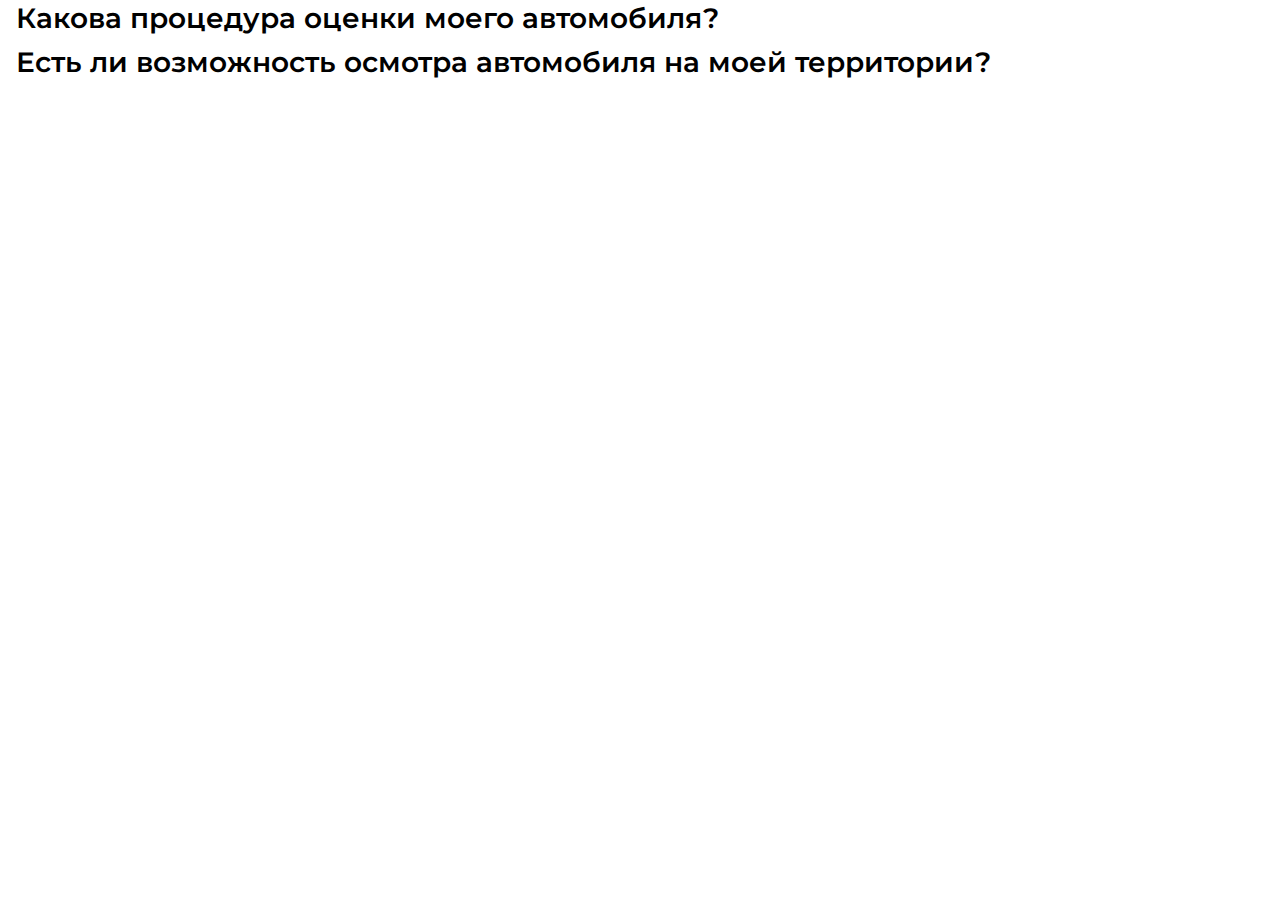
<file: components/accordion.html>
<!DOCTYPE html>
<html lang="ru">

<head>
    <meta charset="UTF-8">
    <meta name="viewport" content="width=device-width, initial-scale=1.0">
    <link rel="stylesheet" href="../css/main.css">
    <title>Аккордеон | Пример</title>
</head>

<body>
    <div class="container">
        <div class="accordion">
            <ul class="accordion-list">
                <li class="accordion-list__item">
                    <div class="accordion__top">
                        <p class="accordion__title">Какова процедура оценки моего автомобиля?</p>
                        <button class="accordion-list__btn">
                            <span></span>
                            <span></span>
                        </button>
                    </div>
                    <div class="accordion__bottom">
                        <p class="accordion__text">Наша компания предлагает точную оценку стоимости вашего
                            автомобиля по телефону. Просто свяжитесь с нами, и наши эксперты-оценщики
                            предоставят вам актуальную информацию. В более чем 90% случаев цена, озвученная
                            по телефону, совпадает с ценой, предложенной после осмотра автомобиля.</p>
                    </div>
                </li>
                <li class="accordion-list__item">
                    <div class="accordion__top">
                        <p class="accordion__title">Есть ли возможность осмотра автомобиля на моей территории?
                        </p>
                        <button class="accordion-list__btn">
                            <span></span>
                            <span></span>
                        </button>
                    </div>
                    <div class="accordion__bottom">
                        <p class="accordion__text">Да, мы готовы приехать к вам для осмотра вашего автомобиля в удобное
                            для вас время и место. Просто дайте нам знать, когда вам будет удобно, и наши специалисты
                            приедут к вам.</p>
                    </div>
                </li>
            </ul>
        </div>
    </div>

    <script src="../assets/libs/jquery.min.js"></script>

    <script>
        $('.accordion__top').click((e) => {
            $(e.target).closest('.accordion-list__item').find('.accordion__bottom').toggleClass('open')
            $(e.target).find('.accordion-list__btn').toggleClass('open')
        })
    </script>
</body>

</html>
</file>
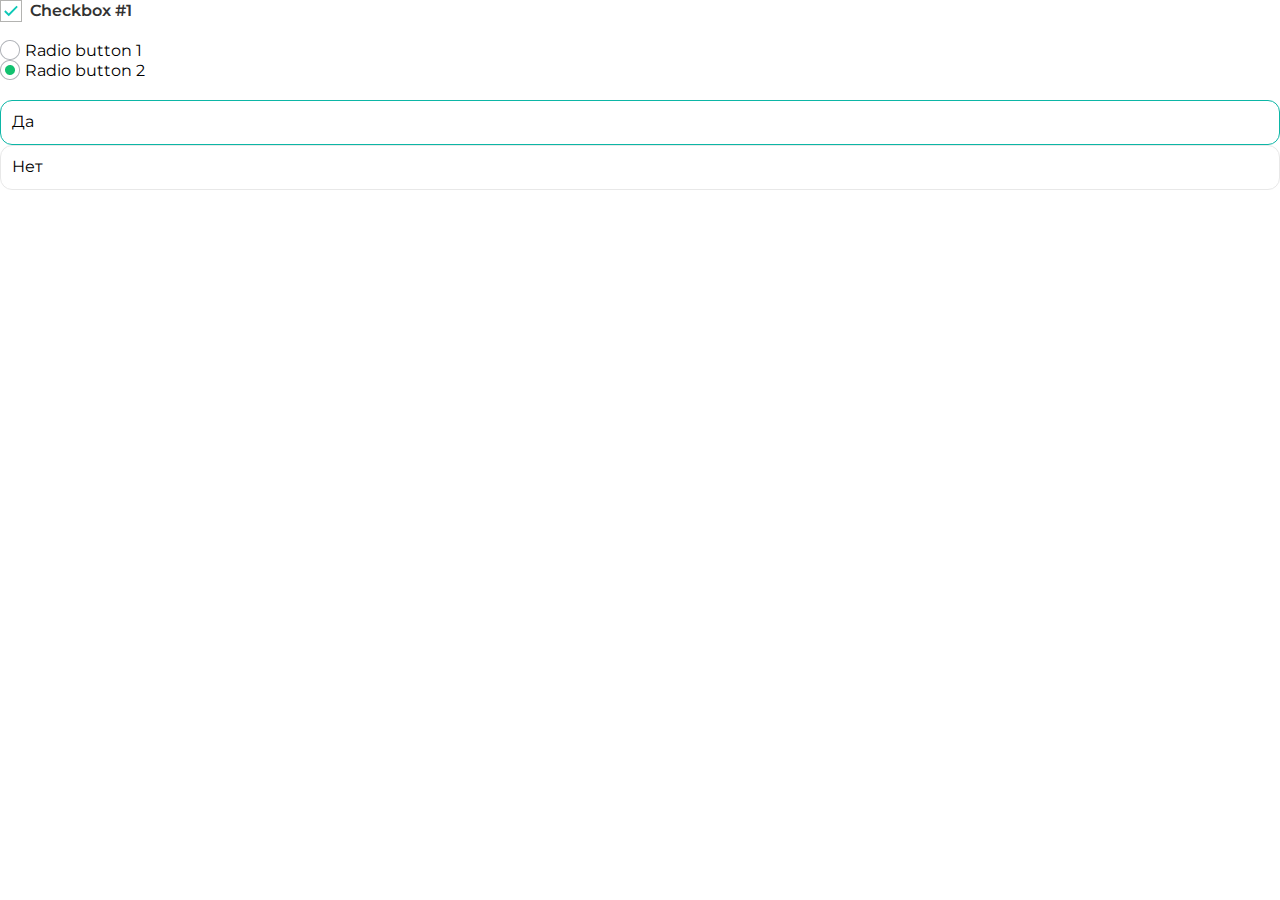
<file: components/checkbox.html>
<!DOCTYPE html>
<html lang="ru">
<head>
    <meta charset="UTF-8">
    <meta name="viewport" content="width=device-width, initial-scale=1.0">
    <link rel="stylesheet" href="../css/main.css">
    <title>Стилизованный чекбокс/радио | Пример</title>
</head>
<body>

    <!-- Стилизованный checkbox -->
    <label class="custom-checkbox">
        <input type="checkbox" checked>
        <span>Checkbox #1</span>
    </label>
    
    <br>

    <!-- Стилизованный radio v1 -->
    <div class="custom-radio">
        <input id="radio-1" type="radio" name="radio" value="1" checked>
        <label for="radio-1">Radio button 1</label>
    </div>
    <div class="custom-radio">
        <input id="radio-2" type="radio" name="radio" value="1" checked>
        <label for="radio-2">Radio button 2</label>
    </div>

    <br>

    <!-- Стилизованный radio v2 -->
    <div class="toggle toggle--1">
        <input id="damage-1" type="radio" name="damage" value="no" checked>
        <label for="damage-1">Да</label>
    </div>
    <div class="toggle toggle--1">
        <input id="damage-2" type="radio" name="damage" value="brakes">
        <label for="damage-2">Нет</label>
    </div>
</body>
</html>
</file>
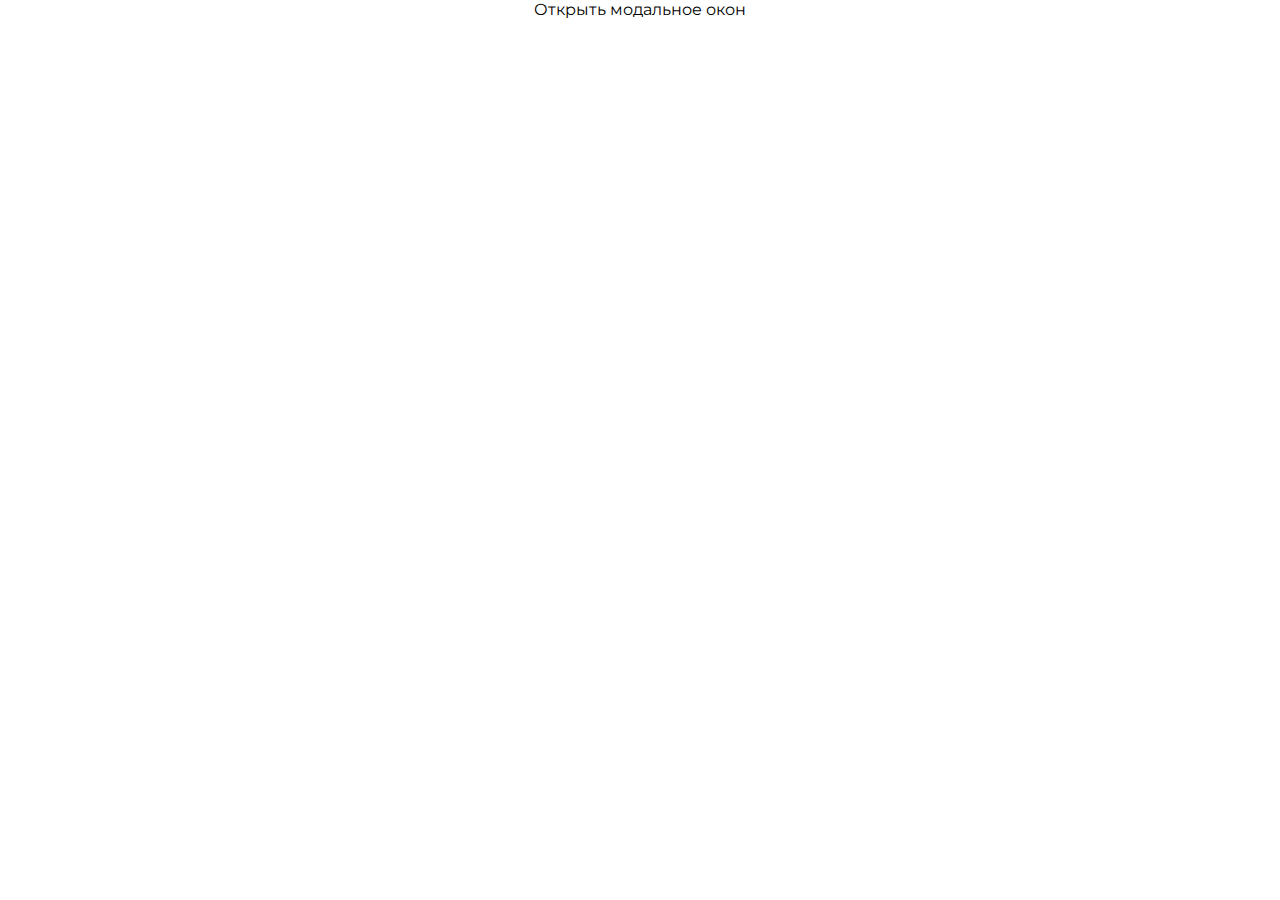
<file: components/modal.html>
<!DOCTYPE html>
<html lang="ru">
<head>
    <meta charset="UTF-8">
    <meta name="viewport" content="width=device-width, initial-scale=1.0">
    <link rel="stylesheet" href="../css/main.css">
    <title>Модальное окно | Пример</title>
</head>
<body>

    <button class="open-modal">Открыть модальное окон</button>

    <div class="modal modal--form">
        <div class="modal__body modal__body--form">
            <div class="modal__wrapper modal__wrapper--form">
                <button class="close-modal">
                    <img src="../assets/img/icons/close.svg" alt="">
                </button>
                <div class="modal__info">
                    <div class="modal__header">
                        <h2 class="modal__title">Получите возможность участвовать в проекте!</h2>
                        <p class="modal__text">Оставьте ваши контакты и получите персональный инвестиционный план</p>
                    </div>
                    <form class="form modal-form">
                        <input type="text" class="input input--green modal-form__input" name="name" placeholder="Ваше имя">
                        <input type="tel" class="input input--green modal-form__input" name="phone" placeholder="Номер телефона">
                        <input type="email" class="input input--green modal-form__input" name="phone" placeholder="Email">
                        <label class="custom-checkbox">
                            <input type="checkbox" checked>
                            <span>Я даю свое согласие на обработку персональных данных</span>
                        </label>
                        <button class="btn btn--green btn-hover btn-hover--green modal-form__btn">Отправить запрос</button>
                    </form>
                </div>
            </div>
        </div>
    </div>

    <script src="../assets/libs/jquery.min.js"></script>

    <script>
        // Модальное окно
        function showModal(btnOpen, modalBody) {
            btnOpen.click(function () {
                modalBody.addClass('active');
                $('html').addClass('no-scroll');
                return false;
            });

            $(document).keydown(function (e) {
                if (e.keyCode === 27) {
                    e.stopPropagation();
                    modalBody.removeClass('active');
                    $('html').removeClass('no-scroll');
                }
            });

            modalBody.click(function (e) {
                if ($(e.target).closest('.modal__wrapper').length == 0) {
                    $(this).removeClass('active');
                    $('html').removeClass('no-scroll');
                }
            });

            $('.close-modal').click((e) => {
                modalBody.removeClass('active');
                $('html').removeClass('no-scroll');
            })
        }

        showModal($('.open-modal'), $('.modal--form'));
    </script>
</body>
</html>
</file>
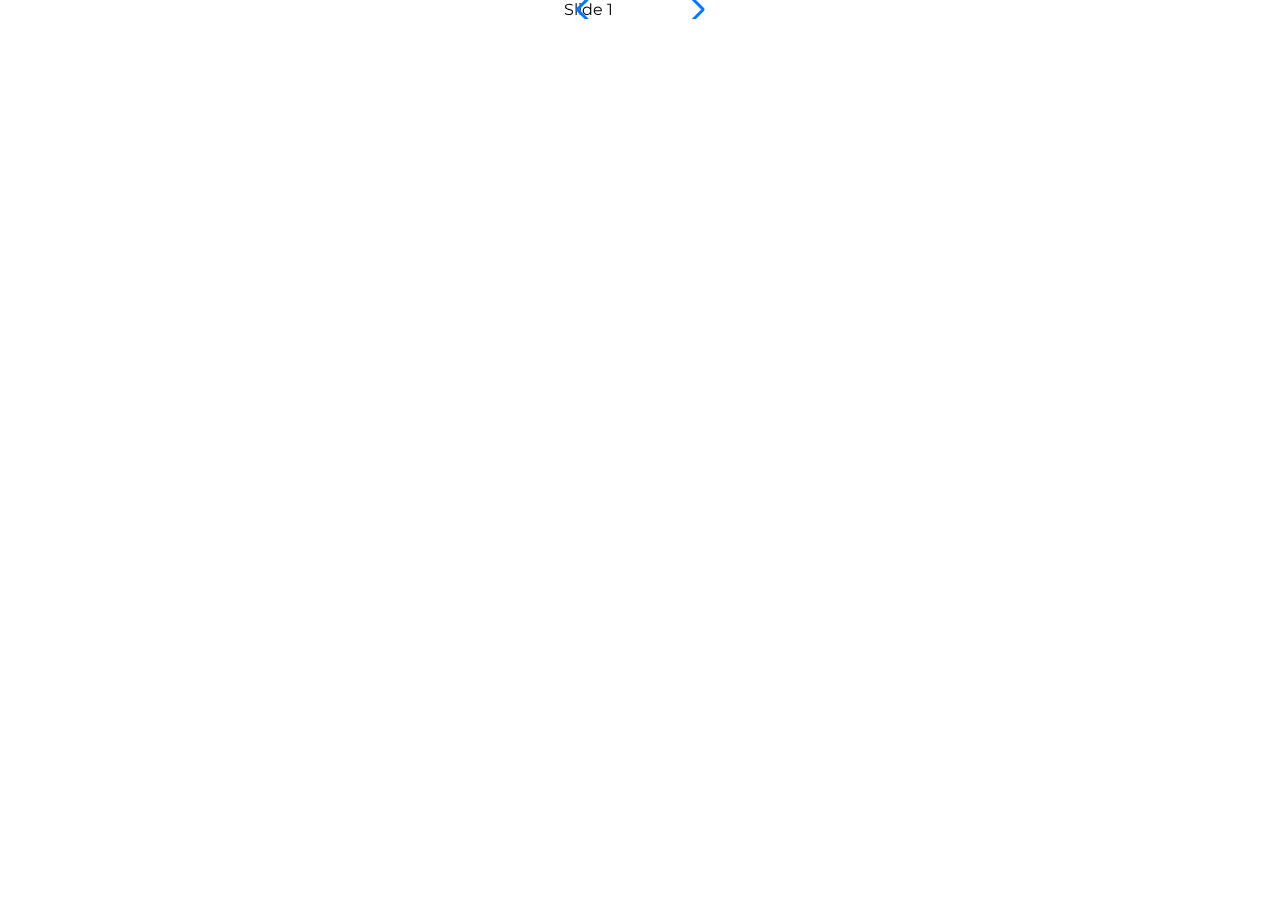
<file: components/swiper.html>
<!DOCTYPE html>
<html lang="ru">
<head>
    <meta charset="UTF-8">
    <meta name="viewport" content="width=device-width, initial-scale=1.0">
    <link rel="stylesheet" href="../assets/libs/swiper-bundle.min.css">
    <link rel="stylesheet" href="../css/main.css">
    <title>Swiper | Пример</title>
</head>
<body>
    
    <div class="swiper">
        <div class="swiper-wrapper">
            <div class="swiper-slide">Slide 1</div>
            <div class="swiper-slide">Slide 2</div>
            <div class="swiper-slide">Slide 3</div>
        </div>
        <div class="swiper-pagination"></div>
      
        <div class="swiper-button-prev"></div>
        <div class="swiper-button-next"></div>
      
        <div class="swiper-scrollbar"></div>
    </div>

    <script src="../assets/libs/swiper-bundle.min.js"></script>
    <script src="../assets/js/swiper.js"></script>
</body>
</html>
</file>
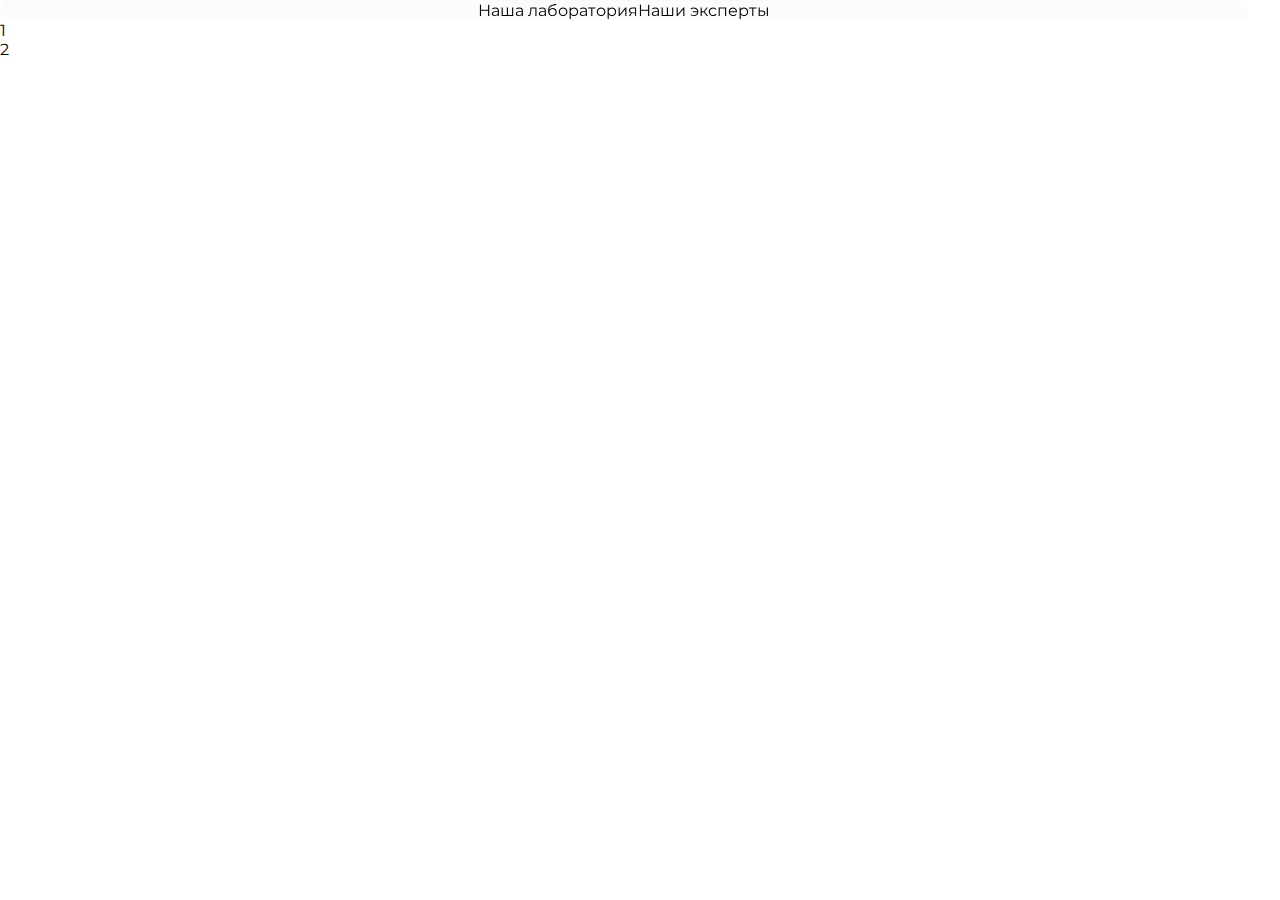
<file: components/tabs.html>
<!DOCTYPE html>
<html lang="ru">
<head>
    <meta charset="UTF-8">
    <meta name="viewport" content="width=device-width, initial-scale=1.0">
    <link rel="stylesheet" href="../css/main.css">
    <title>Табы | Пример</title>
</head>
<body>

    <div class="tabs">
        <ul class="tabs__list">
            <li class="active-tab">Наша лаборатория</li>
            <li>Наши эксперты</li>
        </ul>
        <ul class="tabs__wrapper">
            <li class="tabs__content active">
                1
            </li>
            <li class="tabs__content">
                2
            </li>
        </ul>
    </div>

    <script src="../assets/libs/jquery.min.js"></script>

    <script>
        function tabs(wrapperMain, wrapperTab, wrapperContent, activeTab, activeContent) {
            $(wrapperTab).on('click', 'li:not('+activeTab+')', function () {
                $(this)
                    .addClass(activeTab).siblings().removeClass(activeTab)
                    .closest(wrapperMain).find(wrapperContent).removeClass(activeContent).eq($(this).index()).addClass(activeContent);
            });
        }
        tabs('.tabs', '.tabs__list', '.tabs__content', 'active-tab', 'active');
    </script>
</body>
</html>
</file>
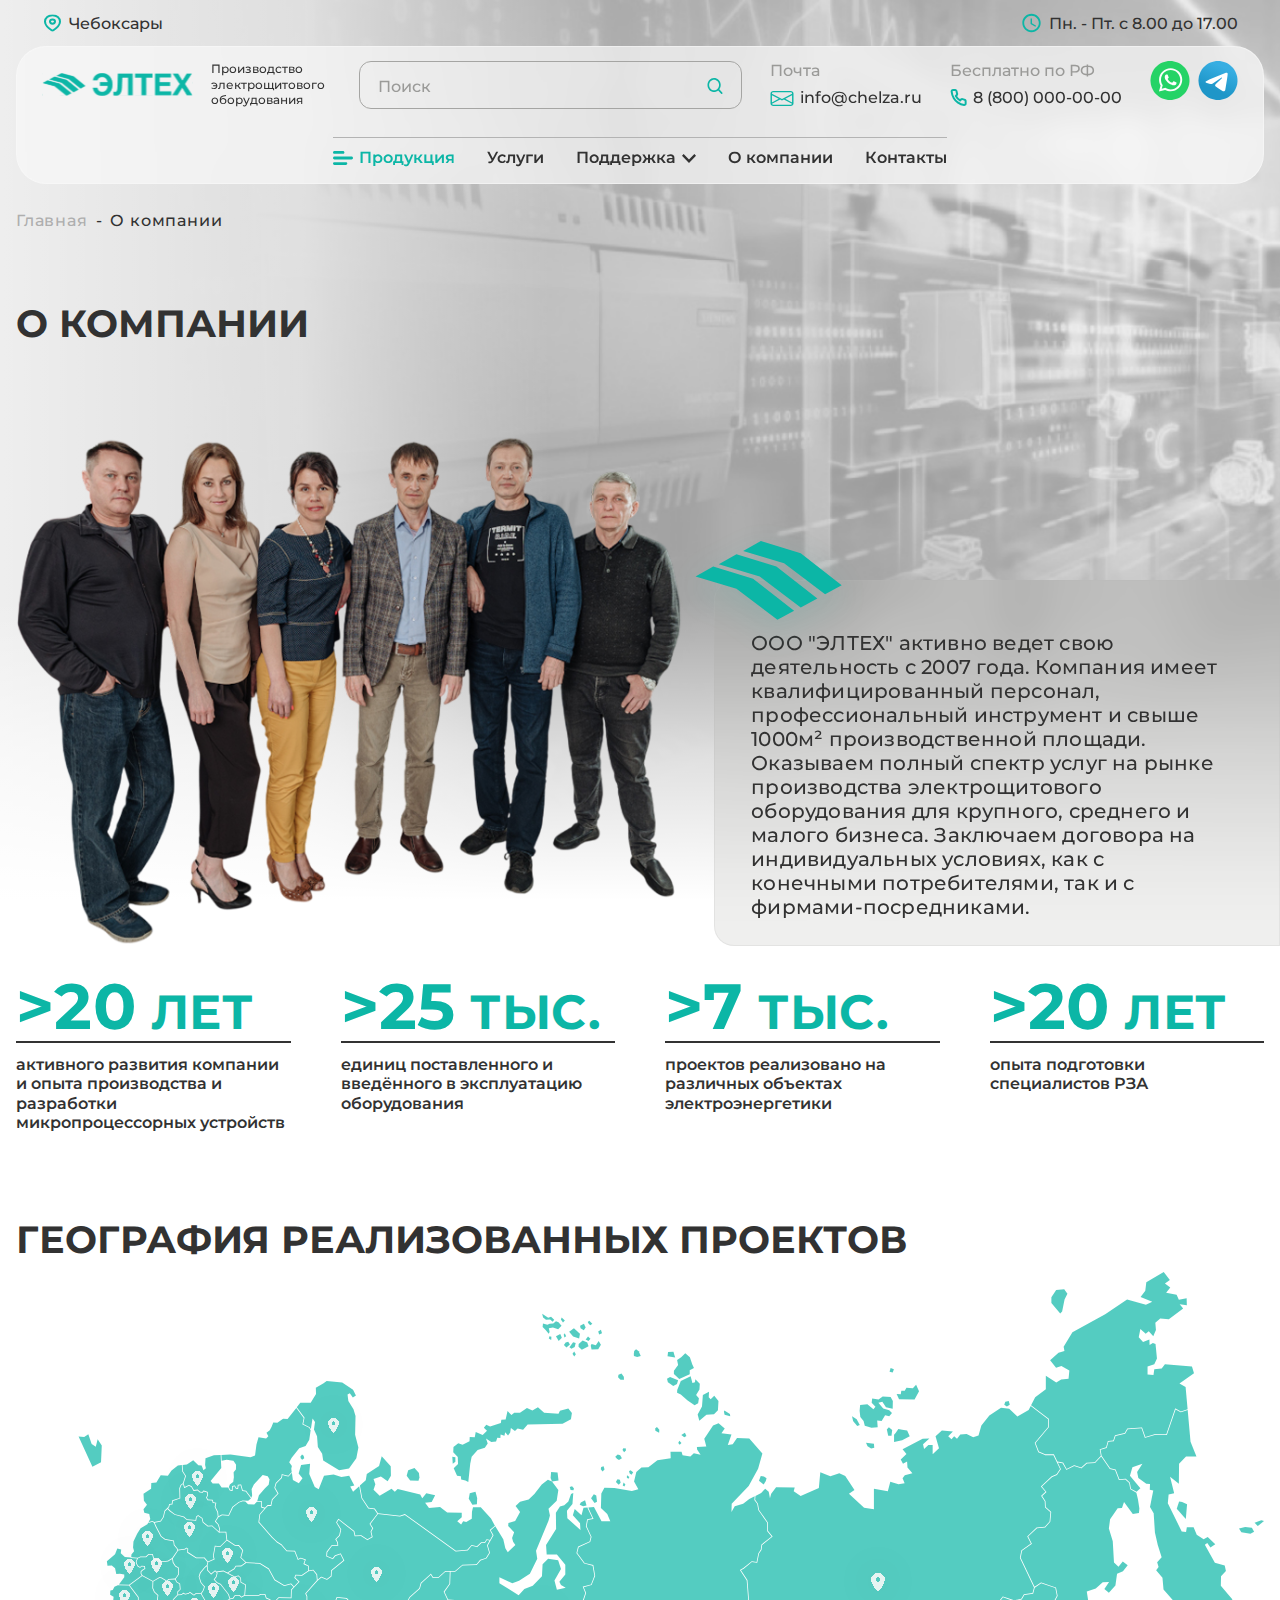
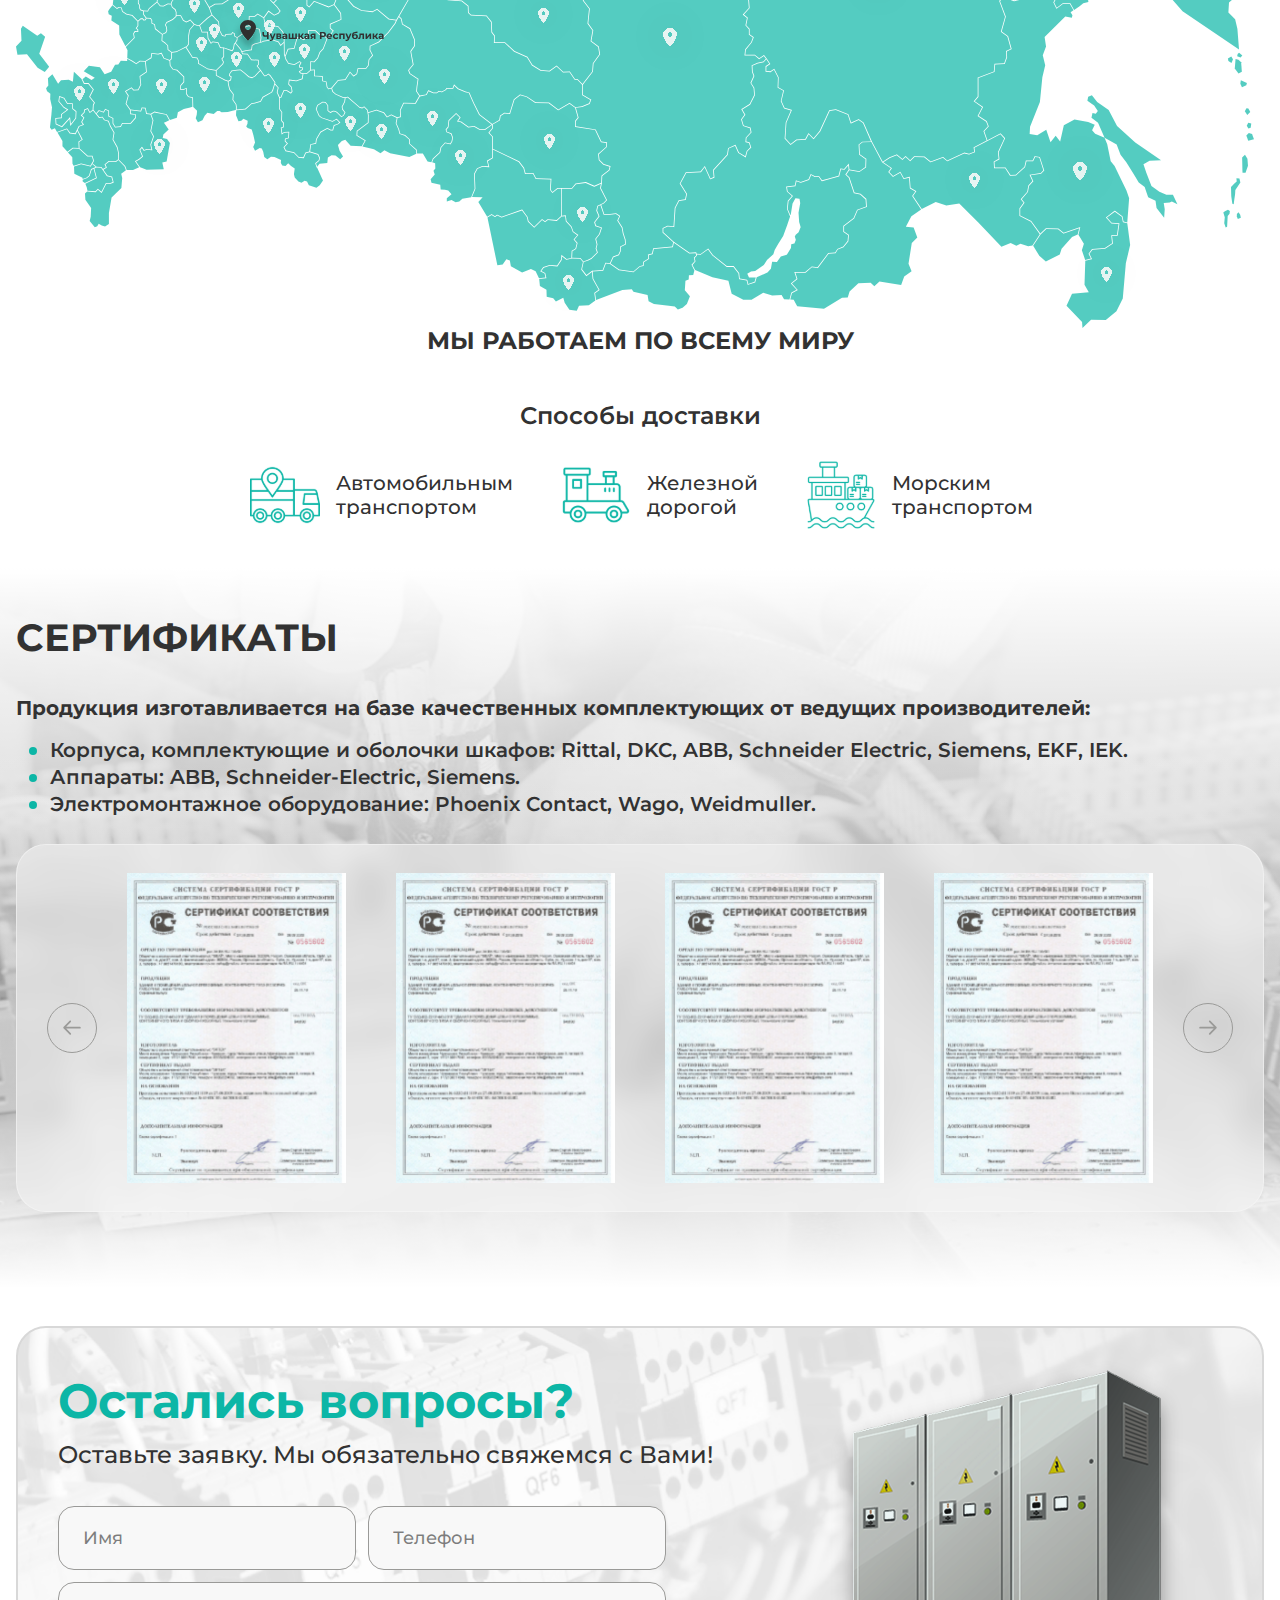
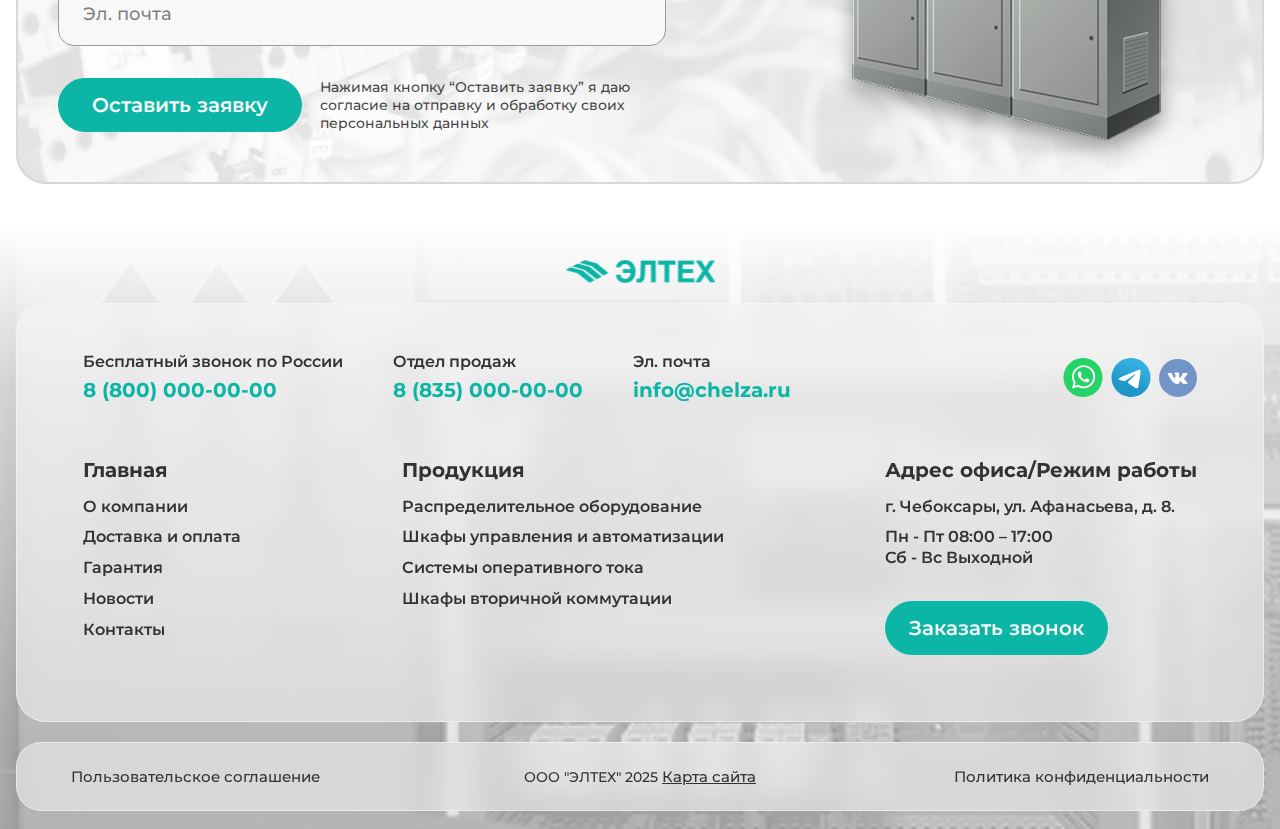
<file: pages/about.html>
<!DOCTYPE html>
<html lang="ru">
<head>
    <meta charset="UTF-8">
    <meta name="viewport" content="width=device-width, initial-scale=1.0">
    <title>О компании</title>
    <link rel="stylesheet" href="../assets/libs/simplebar.css">
    <link rel="stylesheet" href="../assets/libs/swiper-bundle.min.css">
    <link rel="stylesheet" href="../css/main.css">
</head>
<body>
    <header class="header" id="top">
        <div class="container">
            <div class="header__wrapper">
                <div class="header__top">
                    <div class="header__top-item">
                        <img src="../assets/img/icons/i-pin.svg" class="header__top-item__icon" alt="">
                        <p class="header__top-item__name">Чебоксары</p>
                    </div>
                    <div class="header__top-item">
                        <img src="../assets/img/icons/i-time.svg" class="header__top-item__icon" alt="">
                        <p class="header__top-item__name">Пн. - Пт. с 8.00 до 17.00</p>
                    </div>
                </div>

                <div class="header__main">
                    <div class="header__inner">
                        <div class="header__inner-left">
                            <a href="/" class="logo">
                                <img src="../assets/img/icons/logo.svg" alt="">
                            </a>
                            <div class="header__inner-left__description">
                                <p>
                                    Производство электрощитового оборудования
                                </p>
                            </div>
                        </div>
                        <div class="header-search header-search--desktop">
                            <input type="text" name="q" placeholder="Поиск" class="header-search__input">
                            <button class="header-search__btn" type="submit">
                                <img src="../assets/img/icons/i-search.svg" alt="">
                            </button>
                        </div>
                        <div class="header-contacts">
                            <div class="header-contacts__container">
                                <div class="header-contacts__item">
                                    <p class="header-contacts__title">Почта</p>
                                    <a href="mailto:88350000000"
                                        class="header-contacts__link header-contacts__link--mail">info@chelza.ru</a>
                                </div>
                                <div class="header-contacts__item">
                                    <p class="header-contacts__title">Бесплатно по РФ</p>
                                    <a href="tel:8 (800) 000-00-00"
                                        class="header-contacts__link header-contacts__link--phone">8 (800) 000-00-00</a>
                                </div>
                            </div>
                        </div>
                        <ul class="social-list">
                            <li class="social-list__item">
                                <a href="" class="social-list__link">
                                    <img src="../assets/img/icons/i-wa.svg" class="social-list__icon" alt="">
                                </a>
                            </li>
                            <li class="social-list__item">
                                <a href="" class="social-list__link">
                                    <img src="../assets/img/icons/i-tg.svg" class="social-list__icon" alt="">
                                </a>
                            </li>
                        </ul>

                        <button class="btn-menu">
                            <span></span>
                            <span></span>
                            <span></span>
                        </button>
                    </div>
                    <div class="header__menu">
                        <nav class="menu">
                            <ul class="menu-nav">
                                <li class="menu-nav__item dropdown-menu dropdown-menu--main">
                                    <a href="./catalog.html" class="menu-nav__link dropdown-menu__toggle">
                                        <img src="../assets/img/icons/i-menu-burger.svg" alt="">
                                        Продукция
                                    </a>
                                    <div class="dropdown-menu__container">
                                        <div class="catalog-menu">
                                            <div class="catalog-menu__wrapper">
                                                <div class="catalog-menu__side">
                                                    <ul class="catalog-menu-section">
                                                        <li class="catalog-menu-section__item">
                                                            <a href="" class="catalog-menu-section__head">
                                                                <div class="catalog-menu-section__head-icon">
                                                                    <img src="../assets/img/other/menu-icon.png" alt="">
                                                                </div>
                                                                <span class="catalog-menu-section__head-name">Распределительное оборудование</span>
                                                                <svg width="17" height="23" class="catalog-menu-section__head-arrow" viewBox="0 0 17 23" fill="none" xmlns="http://www.w3.org/2000/svg">
                                                                    <path d="M17 11.5L3.23973 8.34465e-07L0 2.70374L10.532 11.5L0 20.2943L3.23744 23L17 11.5Z" />
                                                                </svg>
                                                            </a>
                                                            <div class="catalog-menu__subsection">
                                                                <div class="catalog-menu__subsection-wrapper">
                                                                    <p class="catalog-menu__subsection-title">Распределительное оборудование</p>
                                                                    <div class="catalog-menu__subsection-list">
                                                                        <ul class="catalog-menu-subsection">
                                                                            <li class="catalog-menu-subsection__item">
                                                                                <a href="" class="catalog-menu-subsection__link">Щ070</a>
                                                                            </li>
                                                                            <li class="catalog-menu-subsection__item">
                                                                                <a href="" class="catalog-menu-subsection__link">Распределительное Распределительное</a>
                                                                            </li>
                                                                            <li class="catalog-menu-subsection__item">
                                                                                <a href="" class="catalog-menu-subsection__link">Распределительное Распределительное</a>
                                                                            </li>
                                                                            <li class="catalog-menu-subsection__item">
                                                                                <a href="" class="catalog-menu-subsection__link">Распределительное Распределительное</a>
                                                                            </li>
                                                                            <li class="catalog-menu-subsection__item">
                                                                                <a href="" class="catalog-menu-subsection__link">Распределительное Распределительное</a>
                                                                            </li>
                                                                            <li class="catalog-menu-subsection__item">
                                                                                <a href="" class="catalog-menu-subsection__link">Распределительное Распределительное</a>
                                                                            </li>
                                                                        </ul>
                                                                    </div>
                                                                    <a href="" class="catalog-menu__subsection-link">
                                                                        Смотреть всё
                                                                        <svg width="14" height="18" viewBox="0 0 14 18" fill="none" xmlns="http://www.w3.org/2000/svg">
                                                                            <path d="M14 9L2.66801 2.38419e-07L0 2.11597L8.6734 9L0 15.8825L2.66613 18L14 9Z" />
                                                                        </svg>
                                                                    </a>
                                                                </div>
                                                            </div>
                                                        </li>
                                                        <li class="catalog-menu-section__item">
                                                            <a href="" class="catalog-menu-section__head">
                                                                <div class="catalog-menu-section__head-icon">
                                                                    <img src="../assets/img/other/menu-icon.png" alt="">
                                                                </div>
                                                                <span class="catalog-menu-section__head-name">Шкафы управления и автоматизации</span>
                                                                <svg width="17" height="23" class="catalog-menu-section__head-arrow" viewBox="0 0 17 23" fill="none" xmlns="http://www.w3.org/2000/svg">
                                                                    <path d="M17 11.5L3.23973 8.34465e-07L0 2.70374L10.532 11.5L0 20.2943L3.23744 23L17 11.5Z" />
                                                                </svg>
                                                            </a>
                                                            <div class="catalog-menu__subsection">
                                                                <div class="catalog-menu__subsection-wrapper">
                                                                    <p class="catalog-menu__subsection-title">Шкафы управления и автоматизации</p>
                                                                    <div class="catalog-menu__subsection-list">
                                                                        <ul class="catalog-menu-subsection">
                                                                            <li class="catalog-menu-subsection__item">
                                                                                <a href="" class="catalog-menu-subsection__link">Щ070</a>
                                                                            </li>
                                                                        </ul>
                                                                    </div>
                                                                    <a href="" class="catalog-menu__subsection-link">
                                                                        Смотреть всё
                                                                        <svg width="14" height="18" viewBox="0 0 14 18" fill="none" xmlns="http://www.w3.org/2000/svg">
                                                                            <path d="M14 9L2.66801 2.38419e-07L0 2.11597L8.6734 9L0 15.8825L2.66613 18L14 9Z" />
                                                                        </svg>
                                                                    </a>
                                                                </div>
                                                            </div>
                                                        </li>
                                                        <li class="catalog-menu-section__item">
                                                            <a href="" class="catalog-menu-section__head">
                                                                <div class="catalog-menu-section__head-icon">
                                                                    <img src="../assets/img/other/menu-icon.png" alt="">
                                                                </div>
                                                                <span class="catalog-menu-section__head-name">Системы оперативного тока</span>
                                                                <svg width="17" height="23" class="catalog-menu-section__head-arrow" viewBox="0 0 17 23" fill="none" xmlns="http://www.w3.org/2000/svg">
                                                                    <path d="M17 11.5L3.23973 8.34465e-07L0 2.70374L10.532 11.5L0 20.2943L3.23744 23L17 11.5Z" />
                                                                </svg>
                                                            </a>
                                                            <div class="catalog-menu__subsection">
                                                                <div class="catalog-menu__subsection-wrapper">
                                                                    <p class="catalog-menu__subsection-title">Системы оперативного тока</p>
                                                                    <div class="catalog-menu__subsection-list">
                                                                        <ul class="catalog-menu-subsection">
                                                                            <li class="catalog-menu-subsection__item">
                                                                                <a href="" class="catalog-menu-subsection__link">Щ070</a>
                                                                            </li>
                                                                        </ul>
                                                                    </div>
                                                                    <a href="" class="catalog-menu__subsection-link">
                                                                        Смотреть всё
                                                                        <svg width="14" height="18" viewBox="0 0 14 18" fill="none" xmlns="http://www.w3.org/2000/svg">
                                                                            <path d="M14 9L2.66801 2.38419e-07L0 2.11597L8.6734 9L0 15.8825L2.66613 18L14 9Z" />
                                                                        </svg>
                                                                    </a>
                                                                </div>
                                                            </div>
                                                        </li>
                                                        <li class="catalog-menu-section__item">
                                                            <a href="" class="catalog-menu-section__head">
                                                                <div class="catalog-menu-section__head-icon">
                                                                    <img src="../assets/img/other/menu-icon.png" alt="">
                                                                </div>
                                                                <span class="catalog-menu-section__head-name">Шкафы вторичной коммутации</span>
                                                                <svg width="17" height="23" class="catalog-menu-section__head-arrow" viewBox="0 0 17 23" fill="none" xmlns="http://www.w3.org/2000/svg">
                                                                    <path d="M17 11.5L3.23973 8.34465e-07L0 2.70374L10.532 11.5L0 20.2943L3.23744 23L17 11.5Z" />
                                                                </svg>
                                                            </a>
                                                        </li>
                                                    </ul>
                                                </div>
                                            </div>
                                        </div>
                                    </div>
                                </li>
                                <li class="menu-nav__item">
                                    <a href="./services.html" class="menu-nav__link">Услуги</a>
                                </li>
                                <li class="menu-nav__item dropdown-menu dropdown-menu--relative">
                                    <a href="" class="menu-nav__link dropdown-menu__toggle">
                                        Поддержка
                                        <svg width="14" height="9" class="dropdown-menu__toggle-icon" viewBox="0 0 14 9" fill="none" xmlns="http://www.w3.org/2000/svg">
                                            <path d="M7 9.00006L1.20098e-07 1.71521L1.64576 6.10352e-05L7 5.57582L12.3531 6.10352e-05L14 1.714L7 9.00006Z" />
                                        </svg>
                                    </a>
                                    <div class="dropdown-menu__container">
                                        <div class="dropdown">
                                            <div class="dropdown__wrapper">
                                                <ul class="dropdown__list">
                                                    <li class="dropdown__item">
                                                        <a href="./customers.html#doc" class="dropdown__link">Заказчикам</a>
                                                    </li>
                                                    <li class="dropdown__item">
                                                        <a href="./customers.html#projects" class="dropdown__link">Выполненные проекты</a>
                                                    </li>
                                                    <li class="dropdown__item">
                                                        <a href="./news.html" class="dropdown__link">Новости компании </a>
                                                    </li>
                                                    <li class="dropdown__item">
                                                        <a href="./news.html" class="dropdown__link">Полезные статьи</a>
                                                    </li>
                                                </ul>
                                            </div>
                                        </div>
                                    </div>
                                </li>
                                <li class="menu-nav__item">
                                    <a href="./about.html" class="menu-nav__link">О компании</a>
                                </li>
                                <li class="menu-nav__item">
                                    <a href="./contacts.html" class="menu-nav__link">Контакты</a>
                                </li>
                            </ul>
                        </nav>
                    </div>
                </div>
            </div>
        </div>
    </header>

    <main>
        <div class="top-bg top-bg--about"></div>

        <!-- Хлебные крошки -->
        <section class="section section--breadcrumb">
            <div class="container">
                <ul class="breadcrumb">
                    <li class="breadcrumb__item">
                        <a href="../index.html" class="breadcrumb__item-link">Главная</a>
                    </li>
                    <li class="breadcrumb__item">
                        <span class="breadcrumb__item-link breadcrumb__item-link--active">О компании</span>
                    </li>
                </ul>
            </div>
        </section>

        <!-- О компании -->
        <section class="section section--type-1">
            <div class="about-block">
                <h2 class="about-block__title">о компании</h2>
                <div class="about-block__wrapper">
                    <div class="about-block__img">
                        <img src="../assets/img/other/employees.png" alt="">
                    </div>
                    <div class="about-block__description">
                        <div class="about-block__description-wrapper">
                            <p class="about-block__description-text">ООО "ЭЛТЕХ" активно ведет свою деятельность с 2007 года. Компания имеет квалифицированный персонал, профессиональный инструмент и свыше 1000м² производственной площади. Оказываем полный спектр услуг на рынке производства электрощитового оборудования для крупного, среднего и малого бизнеса. Заключаем договора на индивидуальных условиях, как с конечными потребителями, так и с фирмами-посредниками.</p>
                        </div>
                    </div>
                </div>
                <div class="about-block__bottom">
                    <div class="container">
                        <div class="about-advantages">
                            <div class="about-advantages__wrapper">
                                <div class="about-advantages__item">
                                    <div class="about-advantages__item-top">
                                        <h3 class="about-advantages__item-title"><span>>20</span> лет</h3>
                                    </div>
                                    <p class="about-advantages__item-text">активного развития компании и опыта производства и разработки микропроцессорных устройств</p>
                                </div>
                                <div class="about-advantages__item">
                                    <div class="about-advantages__item-top">
                                        <h3 class="about-advantages__item-title"><span>>25</span> тыс.</h3>
                                    </div>
                                    <p class="about-advantages__item-text">единиц поставленного и введённого в эксплуатацию оборудования</p>
                                </div>
                                <div class="about-advantages__item">
                                    <div class="about-advantages__item-top">
                                        <h3 class="about-advantages__item-title"><span>>7</span> тыс.</h3>
                                    </div>
                                    <p class="about-advantages__item-text">проектов реализовано на различных объектах электроэнергетики</p>
                                </div>
                                <div class="about-advantages__item">
                                    <div class="about-advantages__item-top">
                                        <h3 class="about-advantages__item-title"><span>>20</span> лет</h3>
                                    </div>
                                    <p class="about-advantages__item-text">опыта подготовки специалистов РЗА</p>
                                </div>
                            </div>
                        </div>
                    </div>
                </div>
            </div>
        </section>

        <!-- География -->
        <section class="section section--type-1">
            <div class="container">
                <div class="geography">
                    <h2 class="geography__title">География реализованных проектов</h2>
                    <div class="geography__wrapper">
                        <img src="../assets/img/icons/i-map.svg" alt="">
                    </div>
                    <div class="geography__bottom">
                        <h3 class="geography__subtitle">Мы работаем по всему миру</h3>
                        <div class="geography-delivery">
                            <p class="geography-delivery__title">Способы доставки</p>
                            <div class="geography-delivery__wrapper">
                                <div class="geography-delivery__item">
                                    <div class="geography-delivery__icon">
                                        <img src="../assets/img/icons/i-car-delivery.svg" alt="">
                                    </div>
                                    <span class="geography-delivery__name">Автомобильным транспортом</span>
                                </div>
                                <div class="geography-delivery__item">
                                    <div class="geography-delivery__icon">
                                        <img src="../assets/img/icons/i-train-delivery.svg" alt="">
                                    </div>
                                    <span class="geography-delivery__name">Железной дорогой</span>
                                </div>
                                <div class="geography-delivery__item">
                                    <div class="geography-delivery__icon">
                                        <img src="../assets/img/icons/i-ship-delivery.svg" alt="">
                                    </div>
                                    <span class="geography-delivery__name">Морским транспортом</span>
                                </div>
                            </div>
                        </div>
                    </div>
                </div>
            </div>
        </section>

        <!-- Сертификаты -->
        <section class="section section--type-1 section--certificate">
            <div class="container">
                <div class="certificate">
                    <h2>Сертификаты</h2>
                    <div class="certificate__wrapper">
                        <p class="certificate__subtitle">Продукция изготавливается на базе качественных комплектующих от ведущих производителей:</p>
                        <ul class="certificate__list">
                            <li class="certificate__item">
                                <p class="certificate__text">Корпуса, комплектующие и оболочки шкафов: Rittal, DKC, ABB, Schneider Electric, Siemens, EKF, IEK.</p>
                            </li>
                            <li class="certificate__item">
                                <p class="certificate__text">Аппараты: ABB, Schneider-Electric, Siemens.</p>
                            </li>
                            <li class="certificate__item">
                                <p class="certificate__text">Электромонтажное оборудование: Phoenix Contact, Wago, Weidmuller.</p>
                            </li>
                        </ul>
                        <div class="certificate__inner">
                            <div class="swiper-button swiper-certificate-btn-prev">
                                <svg width="18" height="15" viewBox="0 0 18 15" fill="none"
                                    xmlns="http://www.w3.org/2000/svg">
                                    <path
                                        d="M6.62216 0.827392C6.96519 0.481065 7.52135 0.481065 7.86438 0.827392C8.20741 1.17372 8.20741 1.73522 7.86438 2.08155L3.21522 6.77542L16.9054 6.77542C17.3905 6.77542 17.7838 7.17246 17.7838 7.66224C17.7838 8.15202 17.3905 8.54906 16.9054 8.54906L3.21522 8.54907L7.86438 13.2429C8.20741 13.5893 8.20741 14.1508 7.86438 14.4971C7.52135 14.8434 6.96519 14.8434 6.62216 14.4971L0.473516 8.28932C0.130489 7.94299 0.130489 7.38149 0.473516 7.03516L6.62216 0.827392Z" />
                                </svg>
                            </div>
                            <div class="swiper swiper-certificate">
                                <div class="swiper-wrapper swiper-certificate__wrapper">
                                    <a href="" class="swiper-slide swiper-certificate__slide">
                                        <img src="../assets/img/photo/cert-1.png" class="swiper-certificate__img" alt="">
                                    </a>
                                    <a href="" class="swiper-slide swiper-certificate__slide">
                                        <img src="../assets/img/photo/cert-1.png" class="swiper-certificate__img" alt="">
                                    </a>
                                    <a href="" class="swiper-slide swiper-certificate__slide">
                                        <img src="../assets/img/photo/cert-1.png" class="swiper-certificate__img" alt="">
                                    </a>
                                    <a href="" class="swiper-slide swiper-certificate__slide">
                                        <img src="../assets/img/photo/cert-1.png" class="swiper-certificate__img" alt="">
                                    </a>
                                </div>
                            </div>
                            <div class="swiper-button swiper-certificate-btn-next">
                                <svg width="18" height="15" viewBox="0 0 18 15" fill="none"
                                    xmlns="http://www.w3.org/2000/svg">
                                    <path
                                        d="M11.3778 0.827392C11.0348 0.481065 10.4786 0.481065 10.1356 0.827392C9.79259 1.17372 9.79259 1.73522 10.1356 2.08155L14.7848 6.77542L1.09456 6.77542C0.60945 6.77542 0.216187 7.17246 0.216187 7.66224C0.216187 8.15202 0.60945 8.54906 1.09456 8.54906L14.7848 8.54907L10.1356 13.2429C9.79259 13.5893 9.79259 14.1508 10.1356 14.4971C10.4786 14.8434 11.0348 14.8434 11.3778 14.4971L17.5265 8.28932C17.8695 7.94299 17.8695 7.38149 17.5265 7.03516L11.3778 0.827392Z" />
                                </svg>
                            </div>
                        </div>
                    </div>
                </div>
            </div>
        </section>

        <!-- Форма -->
        <section class="section section--type-1">
            <div class="container">
                <div class="form-block form-block--question">
                    <div class="form-block__container">
                        <div class="form-block__wrapper">
                            <div class="form-block__left">
                                <div class="form-block__top">
                                    <h2 class="form-block__title">Остались вопросы?
                                    </h2>
                                    <p class="form-block__subtitle">Оставьте заявку. Мы обязательно свяжемся с Вами!</p>
                                </div>
                                <div class="form-block__img form-block__img--mobile">
                                    <img src="../assets/img/bg/form-img-2.png" alt="">
                                </div>
                                <form action="" class="form form-main">
                                    <input type="text" class="form-main__input" placeholder="Имя">
                                    <input type="tel" class="form-main__input" placeholder="Телефон">
                                    <input type="email" class="form-main__input" placeholder="Эл. почта">
                                    <div class="form-main__bottom">
                                        <button class="form-main__submit"><span>Оставить заявку</span></button>
                                        <span class="form-main__text">Нажимая кнопку “Оставить заявку” я даю согласие на отправку и обработку своих персональных данных</span>
                                    </div>
                                </form>
                            </div>
                            <div class="form-block__img form-block__img--desktop">
                                <img src="../assets/img/bg/form-img-2.png" alt="">
                            </div>
                        </div>
                    </div>
                </div>
            </div>
        </section>
    </main>

    <footer class="footer">
        <div class="container">
            <div class="footer__wrapper">
                <a href="" class="footer__logo">
                    <img src="../assets/img/icons/logo.svg" alt="">
                </a>
                <div class="footer__main">
                    <div class="footer__top">
                        <ul class="footer-contacts">
                            <li class="footer-contacts__item">
                                <p class="footer-contacts__title">Бесплатный звонок по России</p>
                                <a href="tel:88000000000" class="footer-contacts__link">8 (800) 000-00-00</a>
                            </li>
                            <li class="footer-contacts__item">
                                <p class="footer-contacts__title">Отдел продаж</p>
                                <a href="tel:88350000000" class="footer-contacts__link">8 (835) 000-00-00</a>
                            </li>
                            <li class="footer-contacts__item">
                                <p class="footer-contacts__title">Эл. почта</p>
                                <a href="mailto:info@chelza.ru" class="footer-contacts__link">info@chelza.ru</a>
                            </li>
                        </ul>

                        <ul class="social-list">
                            <li class="social-list__item">
                                <a href="" class="social-list__link">
                                    <img src="../assets/img/icons/i-wa.svg" class="social-list__icon" alt="">
                                </a>
                            </li>
                            <li class="social-list__item">
                                <a href="" class="social-list__link">
                                    <img src="../assets/img/icons/i-tg.svg" class="social-list__icon" alt="">
                                </a>
                            </li>
                            <li class="social-list__item">
                                <a href="" class="social-list__link">
                                    <img src="../assets/img/icons/i-vk.svg" class="social-list__icon" alt="">
                                </a>
                            </li>
                        </ul>
                    </div>
                    <div class="footer__row">
                        <div class="footer__col">
                            <p class="footer__col-title">Главная</p>
                            <div class="footer__col-body">
                                <ul class="footer-menu">
                                    <li class="footer-menu__item">
                                        <a href="./about.html" class="footer-menu__link">О компании</a>
                                    </li>
                                    <li class="footer-menu__item">
                                        <a href="./customers.html#delivery" class="footer-menu__link">Доставка и оплата</a>
                                    </li>
                                    <li class="footer-menu__item">
                                        <a href="./customers.html#guarantee" class="footer-menu__link">Гарантия</a>
                                    </li>
                                    <li class="footer-menu__item">
                                        <a href="./news.html" class="footer-menu__link">Новости</a>
                                    </li>
                                    <li class="footer-menu__item">
                                        <a href="./contacts.html" class="footer-menu__link">Контакты</a>
                                    </li>
                                </ul>
                            </div>
                        </div>
                        <div class="footer__col">
                            <p class="footer__col-title">Продукция</p>
                            <div class="footer__col-body">
                                <ul class="footer-menu">
                                    <li class="footer-menu__item">
                                        <a href="" class="footer-menu__link">Распределительное оборудование</a>
                                    </li>
                                    <li class="footer-menu__item">
                                        <a href="" class="footer-menu__link">Шкафы управления и автоматизации</a>
                                    </li>
                                    <li class="footer-menu__item">
                                        <a href="" class="footer-menu__link">Системы оперативного тока</a>
                                    </li>
                                    <li class="footer-menu__item">
                                        <a href="" class="footer-menu__link">Шкафы вторичной коммутации</a>
                                    </li>
                                </ul>
                            </div>
                        </div>
                        <div class="footer__col">
                            <p class="footer__col-title">Адрес офиса/Режим работы</p>
                            <div class="footer__col-body">
                                <ul class="footer-mode">
                                    <li class="footer-mode__item">
                                        <p>г. Чебоксары, ул. Афанасьева, д. 8.</p>
                                    </li>
                                    <li class="footer-mode__item">
                                        <p>Пн - Пт 08:00 – 17:00</p>
                                        <p>Сб - Вс Выходной</p>
                                    </li>
                                </ul>
                            </div>
                            <button class="footer__btn">Заказать звонок</button>
                        </div>
                    </div>
                </div>
                <div class="footer__bottom">
                    <a href="" class="footer__bottom-link">Пользовательское соглашение</a>
                    <div class="footer__bottom-copyright">
                        <span>ООО "ЭЛТЕХ" 2025</span>
                        <a href="" class="footer__bottom-link">Карта сайта</a>
                    </div>
                    <a href="" class="footer__bottom-link">Политика конфиденциальности</a>
                </div>
            </div>
        </div>
    </footer>

    <script src="../assets/libs/jquery.min.js"></script>
    <script src="../assets/libs/simplebar.min.js"></script>
    <script src="../assets/libs/swiper-bundle.min.js"></script>
    <script src="../assets/js/script.js"></script>
    <script src="../assets/js/swiper.js"></script>
</body>
</html>
</file>
<file: assets/libs/simplebar.css>
[data-simplebar] {
    position: relative;
    flex-direction: column;
    flex-wrap: wrap;
    justify-content: flex-start;
    align-content: flex-start;
    align-items: flex-start;
  }
  
  .simplebar-wrapper {
    overflow: hidden;
    width: inherit;
    height: inherit;
    max-width: inherit;
    max-height: inherit;
  }
  
  .simplebar-mask {
    direction: inherit;
    position: absolute;
    overflow: hidden;
    padding: 0;
    margin: 0;
    left: 0;
    top: 0;
    bottom: 0;
    right: 0;
    width: auto !important;
    height: auto !important;
    z-index: 0;
  }
  
  .simplebar-offset {
    direction: inherit !important;
    box-sizing: inherit !important;
    resize: none !important;
    position: absolute;
    top: 0;
    left: 0;
    bottom: 0;
    right: 0;
    padding: 0;
    margin: 0;
    -webkit-overflow-scrolling: touch;
  }
  
  .simplebar-content-wrapper {
    direction: inherit;
    box-sizing: border-box !important;
    position: relative;
    display: block;
    height: 100%; /* Required for horizontal native scrollbar to not appear if parent is taller than natural height */
    width: auto;
    max-width: 100%; /* Not required for horizontal scroll to trigger */
    max-height: 100%; /* Needed for vertical scroll to trigger */
    overflow: auto;
    scrollbar-width: none;
    -ms-overflow-style: none;
  }
  
  .simplebar-content-wrapper::-webkit-scrollbar,
  .simplebar-hide-scrollbar::-webkit-scrollbar {
    display: none;
    width: 0;
    height: 0;
  }
  
  .simplebar-content:before,
  .simplebar-content:after {
    content: ' ';
    display: table;
  }
  
  .simplebar-placeholder {
    max-height: 100%;
    max-width: 100%;
    width: 100%;
    pointer-events: none;
  }
  
  .simplebar-height-auto-observer-wrapper {
    box-sizing: inherit !important;
    height: 100%;
    width: 100%;
    max-width: 1px;
    position: relative;
    float: left;
    max-height: 1px;
    overflow: hidden;
    z-index: -1;
    padding: 0;
    margin: 0;
    pointer-events: none;
    flex-grow: inherit;
    flex-shrink: 0;
    flex-basis: 0;
  }
  
  .simplebar-height-auto-observer {
    box-sizing: inherit;
    display: block;
    opacity: 0;
    position: absolute;
    top: 0;
    left: 0;
    height: 1000%;
    width: 1000%;
    min-height: 1px;
    min-width: 1px;
    overflow: hidden;
    pointer-events: none;
    z-index: -1;
  }
  
  .simplebar-track {
    z-index: 1;
    position: absolute;
    right: 0;
    bottom: 0;
    pointer-events: none;
    overflow: hidden;
  }
  
  [data-simplebar].simplebar-dragging {
    pointer-events: none;
    -webkit-touch-callout: none;
    -webkit-user-select: none;
    -khtml-user-select: none;
    -moz-user-select: none;
    -ms-user-select: none;
    user-select: none;
  }
  
  [data-simplebar].simplebar-dragging .simplebar-content {
    pointer-events: none;
    -webkit-touch-callout: none;
    -webkit-user-select: none;
    -khtml-user-select: none;
    -moz-user-select: none;
    -ms-user-select: none;
    user-select: none;
  }
  
  [data-simplebar].simplebar-dragging .simplebar-track {
    pointer-events: all;
  }
  
  .simplebar-scrollbar {
    position: absolute;
    left: 0;
    right: 0;
    min-height: 10px;
  }
  
  .simplebar-scrollbar:before {
    position: absolute;
    content: '';
    background: black;
    border-radius: 7px;
    left: 2px;
    right: 2px;
    opacity: 0;
    transition: opacity 0.2s 0.5s linear;
  }
  
  .simplebar-scrollbar.simplebar-visible:before {
    opacity: 0.5;
    transition-delay: 0s;
    transition-duration: 0s;
  }
  
  .simplebar-track.simplebar-vertical {
    top: 0;
    width: 11px;
  }
  
  .simplebar-scrollbar:before {
    top: 2px;
    bottom: 2px;
    left: 2px;
    right: 2px;
  }
  
  .simplebar-track.simplebar-horizontal {
    left: 0;
    height: 11px;
  }
  
  .simplebar-track.simplebar-horizontal .simplebar-scrollbar {
    right: auto;
    left: 0;
    top: 0;
    bottom: 0;
    min-height: 0;
    min-width: 10px;
    width: auto;
  }
  
  /* Rtl support */
  [data-simplebar-direction='rtl'] .simplebar-track.simplebar-vertical {
    right: auto;
    left: 0;
  }
  
  .simplebar-dummy-scrollbar-size {
    direction: rtl;
    position: fixed;
    opacity: 0;
    visibility: hidden;
    height: 500px;
    width: 500px;
    overflow-y: hidden;
    overflow-x: scroll;
    -ms-overflow-style: scrollbar !important;
  }
  
  .simplebar-dummy-scrollbar-size > div {
    width: 200%;
    height: 200%;
    margin: 10px 0;
  }
  
  .simplebar-hide-scrollbar {
    position: fixed;
    left: 0;
    visibility: hidden;
    overflow-y: scroll;
    scrollbar-width: none;
    -ms-overflow-style: none;
  }
</file>
<file: css/main.css>
/* Reset and base styles  */
@import url("../assets/fonts/stylesheet.css");
* {
  padding: 0px;
  margin: 0px;
  border: none;
}

*,
*::before,
*::after {
  -webkit-box-sizing: border-box;
          box-sizing: border-box;
}

/* Links */
a, a:link, a:visited {
  text-decoration: none;
}

a:hover {
  text-decoration: none;
}

/* Common */
aside, nav, footer, header, section, main {
  display: block;
}

h1, h2, h3, h4, h5, h6, p {
  font-size: inherit;
  font-weight: inherit;
}

ul, ul li {
  list-style: none;
}

img {
  vertical-align: top;
}

img, svg {
  max-width: 100%;
  height: auto;
}

address {
  font-style: normal;
}

/* Form */
input, textarea, button, select {
  font-family: inherit;
  font-size: inherit;
  color: inherit;
  background-color: transparent;
}

input::-ms-clear {
  display: none;
}

button, input[type=submit] {
  display: inline-block;
  -webkit-box-shadow: none;
          box-shadow: none;
  background-color: transparent;
  background: none;
  cursor: pointer;
}

input:focus, input:active,
button:focus, button:active {
  outline: none;
}

button::-moz-focus-inner {
  padding: 0;
  border: 0;
}

label {
  cursor: pointer;
}

legend {
  display: block;
}

html,
body {
  font-family: "Montserrat", sans-serif;
  scroll-behavior: smooth;
  display: -webkit-box;
  display: -ms-flexbox;
  display: flex;
  -webkit-box-orient: vertical;
  -webkit-box-direction: normal;
      -ms-flex-direction: column;
          flex-direction: column;
  width: 100%;
}
@media (max-width: 1024px) {
  html,
  body {
    overflow-x: hidden;
  }
}

h1 {
  color: #323232;
}

h2 {
  font-weight: 700;
  font-size: 38px;
  line-height: 168%;
  text-transform: uppercase;
  color: #323232;
  position: relative;
  z-index: 2;
}
@media (max-width: 768px) {
  h2 {
    line-height: 144%;
    font-size: 36px;
  }
}
@media (max-width: 480px) {
  h2 {
    line-height: 120%;
    font-size: 24px;
  }
}
@media (max-width: 375px) {
  h2 {
    font-size: 20px;
  }
}

h3 {
  color: #323232;
}

.container {
  max-width: 1248px;
  width: 100%;
  margin: 0 auto;
}
.container__inner {
  margin-top: 28px;
}
@media (max-width: 480px) {
  .container__inner {
    margin-top: 18px;
  }
}
@media (max-width: 1248px) {
  .container {
    padding: 0 24px;
  }
}
@media (max-width: 768px) {
  .container {
    padding: 0 16px;
  }
}

.left-padding {
  padding-left: calc((100vw - 100px) / 2);
}
@media (max-width: 1248px) {
  .left-padding {
    padding-left: 24px;
  }
}
@media (max-width: 768px) {
  .left-padding {
    padding-left: 16px;
  }
}

.no-scroll {
  overflow: hidden;
}

.header {
  position: relative;
  z-index: 3;
}
.header--index {
  position: absolute;
  top: 0;
  left: 50%;
  -webkit-transform: translateX(-50%);
  transform: translateX(-50%);
  width: 100%;
  z-index: 3;
}
.header__wrapper {
  position: relative;
  display: -webkit-box;
  display: -ms-flexbox;
  display: flex;
  -webkit-box-orient: vertical;
  -webkit-box-direction: normal;
      -ms-flex-direction: column;
          flex-direction: column;
  z-index: 2;
}
.header__top {
  padding: 12px 26px;
  display: -webkit-box;
  display: -ms-flexbox;
  display: flex;
  -webkit-box-pack: justify;
      -ms-flex-pack: justify;
          justify-content: space-between;
  -webkit-box-align: center;
      -ms-flex-align: center;
          align-items: center;
}
@media (max-width: 768px) {
  .header__top {
    padding: 12px 20px;
  }
}
@media (max-width: 480px) {
  .header__top {
    padding: 8px 16px;
  }
}
.header__top-item {
  display: -webkit-box;
  display: -ms-flexbox;
  display: flex;
  -webkit-box-align: center;
      -ms-flex-align: center;
          align-items: center;
  gap: 6px;
}
.header__top-item__name {
  font-weight: 500;
  font-size: 16px;
  color: #323232;
}
@media (max-width: 480px) {
  .header__top-item__name {
    font-size: 12px;
  }
}
@media (max-width: 375px) {
  .header__top-item__name {
    font-size: 11px;
  }
}
@media (max-width: 480px) {
  .header__top-item__icon {
    max-height: 16px;
  }
}
.header__main {
  display: -webkit-box;
  display: -ms-flexbox;
  display: flex;
  -webkit-box-orient: vertical;
  -webkit-box-direction: normal;
      -ms-flex-direction: column;
          flex-direction: column;
  padding: 15px 26px;
  position: relative;
}
.header__main::after {
  content: "";
  position: absolute;
  inset: 0 0 0 0;
  width: 100%;
  height: 100%;
  border: 1px solid rgba(248, 248, 248, 0.58);
  background: rgba(248, 248, 248, 0.7);
  -webkit-backdrop-filter: blur(12px);
          backdrop-filter: blur(12px);
  border-radius: 30px;
  z-index: -1;
}
@media (max-width: 480px) {
  .header__main::after {
    border-radius: 22px;
  }
}
@media (max-width: 768px) {
  .header__main {
    padding: 15px 20px;
  }
}
@media (max-width: 480px) {
  .header__main {
    padding: 8px 16px;
    border-radius: 22px;
  }
}
.header__inner {
  display: -webkit-box;
  display: -ms-flexbox;
  display: flex;
  -webkit-box-align: start;
      -ms-flex-align: start;
          align-items: start;
  gap: 28px;
}
@media (max-width: 1248px) {
  .header__inner {
    gap: 20px;
  }
}
@media (max-width: 1024px) {
  .header__inner {
    -webkit-box-pack: justify;
        -ms-flex-pack: justify;
            justify-content: space-between;
    -webkit-box-align: center;
        -ms-flex-align: center;
            align-items: center;
  }
}
.header__inner-left {
  display: -webkit-box;
  display: -ms-flexbox;
  display: flex;
  -webkit-box-align: center;
      -ms-flex-align: center;
          align-items: center;
  gap: 18px;
  -ms-flex-negative: 0;
      flex-shrink: 0;
}
@media (max-width: 480px) {
  .header__inner-left {
    gap: 8px;
  }
}
.header__inner-left__description {
  width: 120px;
}
.header__inner-left__description p {
  font-weight: 500;
  font-size: 12px;
  line-height: 130%;
  color: #323232;
}
@media (max-width: 480px) {
  .header__inner-left__description p {
    font-size: 10px;
  }
}
.header__menu {
  margin: 28px auto 0;
  padding-top: 10px;
  border-top: 1px solid #b3b3b3;
}
@media (max-width: 1024px) {
  .header__menu {
    display: none;
  }
}
.header__contacts {
  display: -webkit-box;
  display: -ms-flexbox;
  display: flex;
  -webkit-box-orient: vertical;
  -webkit-box-direction: normal;
      -ms-flex-direction: column;
          flex-direction: column;
  -webkit-box-align: end;
      -ms-flex-align: end;
          align-items: end;
}
.header .logo {
  display: -webkit-box;
  display: -ms-flexbox;
  display: flex;
}
@media (max-width: 768px) {
  .header .logo {
    max-width: 110px;
  }
}
@media (max-width: 480px) {
  .header .logo {
    max-width: 90px;
  }
}
@media (max-width: 1024px) {
  .header .social-list {
    display: none;
  }
}

.modal {
  opacity: 0;
}
.modal.active {
  opacity: 1;
}
.modal.active::before {
  pointer-events: all;
}
.modal.active .modal__body {
  pointer-events: all;
}
.modal__body {
  position: fixed;
  top: 50%;
  left: 50%;
  translate: -50% -50%;
  z-index: 8;
  pointer-events: none;
}
.modal__info {
  height: 100%;
}
.modal__wrapper {
  position: relative;
  background: #F8F8F8;
  border-radius: 20px;
}
.modal::before {
  content: "";
  position: fixed;
  left: 0;
  right: 0;
  top: 0;
  bottom: 0;
  width: 100vw;
  height: 100%;
  background: rgba(0, 0, 0, 0.4);
  -webkit-backdrop-filter: blur(3px);
          backdrop-filter: blur(3px);
  z-index: 7;
  pointer-events: none;
}

.menu {
  display: -webkit-inline-box;
  display: -ms-inline-flexbox;
  display: inline-flex;
}
@media (max-width: 768px) {
  .menu {
    display: none;
  }
}
.menu--open {
  position: relative;
}
.menu--open::before, .menu--open::after {
  content: "";
  position: absolute;
  background: #fff;
  width: 16px;
  height: 100dvh;
  top: 0;
}
.menu--open::before {
  left: -16px;
}
.menu--open::after {
  right: -16px;
}
@media (max-width: 768px) {
  .menu--open {
    display: -webkit-box !important;
    display: -ms-flexbox !important;
    display: flex !important;
    position: absolute;
    top: 100%;
    background: #fff;
    width: 100%;
    height: 100dvh;
    padding: 80px 0;
  }
}
@media (max-width: 768px) {
  .menu--open .menu-nav {
    -webkit-box-orient: vertical;
    -webkit-box-direction: normal;
        -ms-flex-direction: column;
            flex-direction: column;
    -webkit-box-align: center;
        -ms-flex-align: center;
            align-items: center;
    gap: 28px;
    width: 100%;
  }
}
.menu--open .menu-nav__link {
  font-size: 18px;
}

.btn-menu {
  display: none;
  -webkit-box-orient: vertical;
  -webkit-box-direction: normal;
      -ms-flex-direction: column;
          flex-direction: column;
  -webkit-box-pack: center;
      -ms-flex-pack: center;
          justify-content: center;
  position: relative;
  width: 32px;
  height: 20px;
}
@media (max-width: 1024px) {
  .btn-menu {
    display: -webkit-box;
    display: -ms-flexbox;
    display: flex;
  }
}
@media (max-width: 480px) {
  .btn-menu {
    width: 30px;
    height: 18px;
  }
}
.btn-menu span {
  position: absolute;
  background: #0CB6A6;
  border-radius: 100px;
  width: 100%;
  height: 3px;
  -webkit-transition: all 0.3s;
  transition: all 0.3s;
}
.btn-menu span:first-child {
  top: 0;
  left: 0;
  -webkit-transform-origin: center;
          transform-origin: center;
}
.btn-menu span:nth-of-type(2) {
  top: 50%;
  -webkit-transform: translateY(-50%);
          transform: translateY(-50%);
  left: 0;
}
.btn-menu span:last-child {
  bottom: 0;
  left: 0;
  -webkit-transform-origin: center;
          transform-origin: center;
}
.btn-menu--open {
  height: 26px;
  overflow: hidden;
  z-index: 4;
}
.btn-menu--open span:first-child {
  display: block;
  rotate: 45deg;
  top: auto;
}
.btn-menu--open span:nth-of-type(2) {
  -webkit-transform: translateX(100%);
          transform: translateX(100%);
}
.btn-menu--open span:last-child {
  display: block;
  rotate: -45deg;
  bottom: auto;
}

.menu-nav {
  display: -webkit-box;
  display: -ms-flexbox;
  display: flex;
  -webkit-box-align: center;
      -ms-flex-align: center;
          align-items: center;
  gap: 32px;
}
@media (max-width: 1024px) {
  .menu-nav {
    gap: 6px;
  }
}
.menu-nav__item {
  display: -webkit-box;
  display: -ms-flexbox;
  display: flex;
}
.menu-nav__link {
  display: block;
  font-weight: 600;
  font-size: 16px;
  line-height: 130%;
  color: #323232;
  -webkit-transition: color 0.3s;
  transition: color 0.3s;
}
.menu-nav__link:hover {
  color: #0CB6A6;
}
@media (max-width: 1024px) {
  .menu-nav__link {
    font-size: 16px;
  }
}
.menu-nav__link--active {
  color: #0CB6A6;
}

.catalog-menu__wrapper {
  position: relative;
  min-height: 400px;
  border-radius: 30px;
  border: 1px solid rgba(248, 248, 248, 0);
  overflow: hidden;
}
.catalog-menu__wrapper::after {
  content: "";
  width: 0;
  -webkit-transition: width 0.2s;
  transition: width 0.2s;
}
.catalog-menu__wrapper:has(.catalog-menu-section:hover) {
  width: 1042px;
}
@media (max-width: 1248px) {
  .catalog-menu__wrapper:has(.catalog-menu-section:hover) {
    width: 977px;
  }
}
.catalog-menu__wrapper:has(.catalog-menu-section__head:hover)::after {
  content: "";
  position: absolute;
  inset: 0 0 0 0;
  width: 100%;
  height: 100%;
  z-index: -1;
  border: 1px solid rgba(248, 248, 248, 0.58);
  -webkit-backdrop-filter: blur(12px);
          backdrop-filter: blur(12px);
  background: rgba(248, 248, 248, 0.66);
}
.catalog-menu__wrapper:has(.catalog-menu__subsection:hover)::after {
  content: "";
  position: absolute;
  inset: 0 0 0 0;
  width: 100%;
  height: 100%;
  z-index: -1;
  border: 1px solid rgba(248, 248, 248, 0.58);
  -webkit-backdrop-filter: blur(12px);
          backdrop-filter: blur(12px);
  background: rgba(248, 248, 248, 0.66);
}
.catalog-menu__side {
  width: 465px;
  min-height: inherit;
  padding: 20px 28px 28px;
  border: 1px solid rgba(248, 248, 248, 0.58);
  border-radius: 30px;
  -webkit-backdrop-filter: blur(20px);
          backdrop-filter: blur(20px);
  background: rgba(248, 248, 248, 0.81);
}
.catalog-menu__subsection {
  position: absolute;
  top: 0;
  left: 465px;
  width: 100%;
  height: 100%;
  opacity: 0;
  -webkit-transition: opacity 0.3s;
  transition: opacity 0.3s;
}
.catalog-menu__subsection-wrapper {
  position: relative;
  display: -webkit-box;
  display: -ms-flexbox;
  display: flex;
  -webkit-box-orient: vertical;
  -webkit-box-direction: normal;
      -ms-flex-direction: column;
          flex-direction: column;
  height: 100%;
  padding: 28px 0 44px 46px;
  z-index: 2;
}
.catalog-menu__subsection-list {
  margin-top: 50px;
  height: 160px;
}
.catalog-menu__subsection-title {
  font-weight: 700;
  font-size: 24px;
  line-height: 130%;
  color: #323232;
}
@media (max-width: 1248px) {
  .catalog-menu__subsection-title {
    font-size: 20px;
  }
}
.catalog-menu__subsection-link {
  margin: auto auto 0;
  display: -webkit-box;
  display: -ms-flexbox;
  display: flex;
  -webkit-box-align: center;
      -ms-flex-align: center;
          align-items: center;
  gap: 28px;
  font-weight: 600;
  font-size: 20px;
  color: #9a9a98;
  -webkit-transition: color 0.3s;
  transition: color 0.3s;
}
.catalog-menu__subsection-link:hover {
  color: #0CB6A6;
}
.catalog-menu__subsection-link:hover svg {
  fill: #0CB6A6;
  translate: 4px;
}
.catalog-menu__subsection-link svg {
  fill: #9A9A98;
  -webkit-transition: all 0.3s;
  transition: all 0.3s;
}

.catalog-menu-section {
  display: -webkit-box;
  display: -ms-flexbox;
  display: flex;
  -webkit-box-orient: vertical;
  -webkit-box-direction: normal;
      -ms-flex-direction: column;
          flex-direction: column;
}
.catalog-menu-section__item {
  border-bottom: 1px solid #9a9a98;
}
.catalog-menu-section__item:first-child .catalog-menu-section__head {
  padding-top: 0;
}
.catalog-menu-section__item:hover .catalog-menu-section__head-name {
  color: #0CB6A6;
}
.catalog-menu-section__item:hover .catalog-menu-section__head-arrow {
  fill: #0CB6A6;
  translate: 4px;
}
.catalog-menu-section__item:hover > .catalog-menu__subsection {
  opacity: 1;
}
.catalog-menu-section__item:hover > .catalog-menu__subsection::before {
  content: "";
  position: absolute;
  top: 0;
  left: -28px;
  background: transparent;
  width: 74px;
  height: 100%;
  z-index: 3;
}
.catalog-menu-section__head {
  display: -webkit-box;
  display: -ms-flexbox;
  display: flex;
  -webkit-box-align: center;
      -ms-flex-align: center;
          align-items: center;
  gap: 24px;
  padding: 10px 0;
}
@media (max-width: 1248px) {
  .catalog-menu-section__head {
    gap: 12px;
  }
}
.catalog-menu-section__head-icon {
  -ms-flex-negative: 0;
      flex-shrink: 0;
  width: 85px;
}
.catalog-menu-section__head-icon img {
  -o-object-fit: contain;
     object-fit: contain;
}
.catalog-menu-section__head-name {
  font-weight: 600;
  font-size: 20px;
  line-height: 130%;
  color: #9a9a98;
  -webkit-transition: color 0.3s;
  transition: color 0.3s;
  width: 290px;
}
@media (max-width: 1248px) {
  .catalog-menu-section__head-name {
    font-size: 18px;
  }
}
.catalog-menu-section__head-arrow {
  position: absolute;
  right: 28px;
  -ms-flex-negative: 0;
      flex-shrink: 0;
  fill: #9A9A98;
  -webkit-transition: all 0.3s;
  transition: all 0.3s;
}
@media (max-width: 1248px) {
  .catalog-menu-section__head-arrow {
    width: 14px;
  }
}

.catalog-menu-subsection {
  display: -webkit-box;
  display: -ms-flexbox;
  display: flex;
  -ms-flex-wrap: wrap;
      flex-wrap: wrap;
  -webkit-column-gap: 12px;
     -moz-column-gap: 12px;
          column-gap: 12px;
  row-gap: 10px;
}
.catalog-menu-subsection__link {
  display: block;
  padding: 13px 16px;
  border: 2px solid #b7b7b7;
  border-radius: 15px;
  font-weight: 500;
  font-size: 16px;
  line-height: 1;
  color: #323232;
  -webkit-transition: all 0.3s;
  transition: all 0.3s;
}
.catalog-menu-subsection__link:hover {
  color: #0CB6A6;
  border-color: #0CB6A6;
}

.header-search {
  position: relative;
  -webkit-box-flex: 1;
      -ms-flex-positive: 1;
          flex-grow: 1;
  height: 48px;
  border: 1px solid #a5a5a3;
  border-radius: 12px;
  overflow: hidden;
  -webkit-transition: border-color 0.3s;
  transition: border-color 0.3s;
}
.header-search:has(> input:focus) {
  border-color: #0CB6A6;
}
@media (max-width: 1024px) {
  .header-search--desktop {
    display: none;
  }
}
.header-search--mobile {
  margin-top: 26px;
  -webkit-box-flex: unset;
      -ms-flex-positive: unset;
          flex-grow: unset;
}
.header-search--mobile .header-search__input {
  color: #fff;
}
.header-search__input {
  height: inherit;
  border-radius: inherit;
  padding: 13px 48px 13px 18px;
  width: 100%;
}
.header-search__input::-webkit-input-placeholder {
  font-weight: 500;
  font-size: 16px;
  line-height: 130%;
  color: #9a9a98;
}
.header-search__input::-moz-placeholder {
  font-weight: 500;
  font-size: 16px;
  line-height: 130%;
  color: #9a9a98;
}
.header-search__input:-ms-input-placeholder {
  font-weight: 500;
  font-size: 16px;
  line-height: 130%;
  color: #9a9a98;
}
.header-search__input::-ms-input-placeholder {
  font-weight: 500;
  font-size: 16px;
  line-height: 130%;
  color: #9a9a98;
}
.header-search__input::placeholder {
  font-weight: 500;
  font-size: 16px;
  line-height: 130%;
  color: #9a9a98;
}
.header-search__btn {
  position: absolute;
  top: 0;
  right: 0;
  height: inherit;
  display: -webkit-box;
  display: -ms-flexbox;
  display: flex;
  -webkit-box-align: center;
      -ms-flex-align: center;
          align-items: center;
  padding: 0 18px;
}
.header-search__btn > img {
  width: 16px;
}

.header-contacts {
  -ms-flex-negative: 0;
      flex-shrink: 0;
}
@media (max-width: 1024px) {
  .header-contacts {
    display: none;
  }
}
.header-contacts__container {
  display: -webkit-box;
  display: -ms-flexbox;
  display: flex;
  gap: 28px;
}
@media (max-width: 1248px) {
  .header-contacts__container {
    gap: 14px;
  }
}
.header-contacts__item {
  display: -webkit-box;
  display: -ms-flexbox;
  display: flex;
  -webkit-box-orient: vertical;
  -webkit-box-direction: normal;
      -ms-flex-direction: column;
          flex-direction: column;
  gap: 6px;
}
.header-contacts__title {
  font-weight: 500;
  font-size: 16px;
  line-height: 130%;
  color: #9a9a98;
}
@media (max-width: 1248px) {
  .header-contacts__title {
    font-size: 14px;
  }
}
.header-contacts__link {
  display: -webkit-box;
  display: -ms-flexbox;
  display: flex;
  -webkit-box-align: center;
      -ms-flex-align: center;
          align-items: center;
  gap: 6px;
  font-weight: 500;
  font-size: 16px;
  line-height: 130%;
  color: #323232;
  -webkit-transition: color 0.3s;
  transition: color 0.3s;
}
@media (max-width: 1248px) {
  .header-contacts__link {
    font-size: 14px;
  }
}
.header-contacts__link--phone::before {
  content: url(../assets/img/icons/i-phone.svg);
  height: 18px;
}
.header-contacts__link--mail::before {
  content: url(../assets/img/icons/i-mail.svg);
  height: 15px;
}
.header-contacts__link:hover {
  color: #0a9e8f;
}

.header-mobile {
  display: none;
  -webkit-transform: translateX(100%);
          transform: translateX(100%);
  -webkit-transition: -webkit-transform 0.3s;
  transition: -webkit-transform 0.3s;
  transition: transform 0.3s;
  transition: transform 0.3s, -webkit-transform 0.3s;
  position: absolute;
  top: 0;
  right: -24px;
  z-index: 2;
}
@media (max-width: 1024px) {
  .header-mobile {
    display: -webkit-box;
    display: -ms-flexbox;
    display: flex;
  }
}
@media (max-width: 768px) {
  .header-mobile {
    right: -16px;
  }
}
.header-mobile.open {
  -webkit-transform: translateX(0);
          transform: translateX(0);
}
.header-mobile__wrapper {
  position: relative;
  width: 390px;
  padding: 63px 27px;
  border-radius: 0 0 0 20px;
  -webkit-backdrop-filter: blur(12px);
          backdrop-filter: blur(12px);
  -webkit-box-shadow: 0 0 36px 0 rgba(50, 50, 50, 0.15);
          box-shadow: 0 0 36px 0 rgba(50, 50, 50, 0.15);
  background: rgba(248, 248, 248, 0.9);
  height: 100dvh;
  display: -webkit-box;
  display: -ms-flexbox;
  display: flex;
  -webkit-box-orient: vertical;
  -webkit-box-direction: normal;
      -ms-flex-direction: column;
          flex-direction: column;
}
@media (max-width: 480px) {
  .header-mobile__wrapper {
    width: 290px;
    padding: 34px 14px;
  }
}
.header-mobile__bottom {
  -webkit-margin-before: auto;
          margin-block-start: auto;
}
.header-mobile__schedule {
  display: -webkit-box;
  display: -ms-flexbox;
  display: flex;
  -webkit-box-orient: vertical;
  -webkit-box-direction: normal;
      -ms-flex-direction: column;
          flex-direction: column;
  gap: 6px;
}
.header-mobile__schedule-item {
  display: -webkit-box;
  display: -ms-flexbox;
  display: flex;
  -webkit-box-align: center;
      -ms-flex-align: center;
          align-items: center;
  gap: 7px;
}
.header-mobile__schedule-name {
  font-weight: 500;
  font-size: 16px;
  color: #323232;
}
@media (max-width: 480px) {
  .header-mobile__schedule-name {
    font-size: 14px;
  }
}
@media (max-width: 480px) {
  .header-mobile__schedule-icon {
    max-height: 16px;
  }
}
.header-mobile__menu {
  margin-top: 46px;
}
.header-mobile__contacts {
  display: -webkit-box;
  display: -ms-flexbox;
  display: flex;
  -webkit-box-orient: vertical;
  -webkit-box-direction: normal;
      -ms-flex-direction: column;
          flex-direction: column;
  gap: 10px;
}
.header-mobile__contacts-title {
  font-weight: 400;
  font-size: 16px;
  line-height: 130%;
  color: #9a9a98;
}
.header-mobile__contacts-link {
  display: -webkit-box;
  display: -ms-flexbox;
  display: flex;
  -webkit-box-align: center;
      -ms-flex-align: center;
          align-items: center;
  gap: 6px;
  font-weight: 500;
  font-size: 16px;
  line-height: 130%;
  color: #323232;
}
.header-mobile__contacts-link--phone::before {
  content: url(../assets/img/icons/i-phone.svg);
  height: 18px;
}
.header-mobile__contacts-link--mail::before {
  content: url(../assets/img/icons/i-mail.svg);
  height: 15px;
}
.header-mobile .social-list {
  margin-top: 32px;
  display: -webkit-box;
  display: -ms-flexbox;
  display: flex;
}

.menu-mobile {
  display: -webkit-box;
  display: -ms-flexbox;
  display: flex;
  -webkit-box-orient: vertical;
  -webkit-box-direction: normal;
      -ms-flex-direction: column;
          flex-direction: column;
  gap: 15px;
  max-height: 270px;
  overflow-y: auto;
}
@media (max-width: 768px) {
  .menu-mobile {
    max-height: 190px;
  }
}
.menu-mobile__wrapper {
  padding-left: 15px;
  display: grid;
  grid-template-rows: 0fr;
  overflow: hidden;
  -webkit-transition: all 0.3s;
  transition: all 0.3s;
}
.menu-mobile__link {
  font-weight: 600;
  font-size: 20px;
  line-height: 130%;
  color: #323232;
  -webkit-transition: color 0.3s;
  transition: color 0.3s;
}
.menu-mobile__item.active .menu-mobile__wrapper {
  padding-top: 15px;
  grid-template-rows: 1fr;
}
.menu-mobile__item.active .menu-mobile__link {
  color: #0CB6A6;
}
.menu-mobile__item.active .menu-mobile__top svg {
  fill: #0CB6A6;
  rotate: 180deg;
}
.menu-mobile__top {
  display: -webkit-box;
  display: -ms-flexbox;
  display: flex;
  -webkit-box-align: center;
      -ms-flex-align: center;
          align-items: center;
}
.menu-mobile__top svg {
  fill: #323232;
  margin: 0 auto;
  -webkit-transition: all 0.3s;
  transition: all 0.3s;
  pointer-events: none;
}
.menu-mobile__btn {
  display: -webkit-box;
  display: -ms-flexbox;
  display: flex;
  justify-items: center;
  -webkit-box-align: center;
      -ms-flex-align: center;
          align-items: center;
  width: 24px;
  height: 26px;
}
.menu-mobile__list-lvl2 {
  display: -webkit-box;
  display: -ms-flexbox;
  display: flex;
  -webkit-box-orient: vertical;
  -webkit-box-direction: normal;
      -ms-flex-direction: column;
          flex-direction: column;
  gap: 10px;
  min-height: 0;
}
.menu-mobile__list-lvl2__link {
  font-weight: 600;
  font-size: 16px;
  line-height: 130%;
  color: #323232;
}

.social-list {
  display: -webkit-box;
  display: -ms-flexbox;
  display: flex;
  -webkit-box-align: center;
      -ms-flex-align: center;
          align-items: center;
  gap: 8px;
  -ms-flex-negative: 0;
      flex-shrink: 0;
}
.social-list__icon {
  max-height: 39px;
}

.dropdown-menu--relative {
  position: relative;
}
.dropdown-menu--relative .dropdown-menu__container {
  top: calc(100% + 18px);
  left: -18px;
}
.dropdown-menu--relative:hover::after {
  bottom: -18px;
}
.dropdown-menu--main .dropdown-menu__container {
  top: calc(100% + 3px);
  right: 575px;
}
@media (max-width: 1248px) {
  .dropdown-menu--main .dropdown-menu__container {
    right: 510px;
  }
}
.dropdown-menu--main .dropdown-menu__container:has(.catalog-menu-section:hover) {
  right: 0;
}
.dropdown-menu--main:hover::after {
  bottom: -3px;
}
.dropdown-menu:hover::after {
  content: "";
  background: transparent;
  width: 100%;
  height: 18px;
  position: absolute;
  left: 0;
}
.dropdown-menu:hover .dropdown-menu__toggle {
  color: #0CB6A6;
}
.dropdown-menu:hover .dropdown-menu__toggle svg {
  fill: #0CB6A6;
  rotate: 180deg;
}
.dropdown-menu:hover .dropdown-menu__container {
  opacity: 1;
  pointer-events: all;
  -webkit-transform: translateY(0);
          transform: translateY(0);
}
.dropdown-menu--main .dropdown-menu__toggle {
  color: #0CB6A6;
}
.dropdown-menu__toggle {
  display: -webkit-box;
  display: -ms-flexbox;
  display: flex;
  -webkit-box-align: center;
      -ms-flex-align: center;
          align-items: center;
  gap: 6px;
}
.dropdown-menu__toggle-icon {
  fill: #323232;
  -webkit-transition: all 0.3s;
  transition: all 0.3s;
}
.dropdown-menu__toggle:hover svg {
  rotate: 180deg;
  fill: #0CB6A6;
}
.dropdown-menu__container {
  opacity: 0;
  -webkit-transition: opacity 0.3s, -webkit-transform 0.3s;
  transition: opacity 0.3s, -webkit-transform 0.3s;
  transition: transform 0.3s, opacity 0.3s;
  transition: transform 0.3s, opacity 0.3s, -webkit-transform 0.3s;
  -webkit-transform: translateY(10px);
          transform: translateY(10px);
  pointer-events: none;
  position: absolute;
  -webkit-box-shadow: 0 0 36px 0 rgba(50, 50, 50, 0.15);
          box-shadow: 0 0 36px 0 rgba(50, 50, 50, 0.15);
  border-radius: 30px;
}

.products__wrapper {
  display: grid;
  grid-template-columns: repeat(auto-fill, minmax(430px, 1fr));
  gap: 28px;
}
@media (max-width: 768px) {
  .products__wrapper {
    gap: 18px;
    grid-template-columns: unset;
  }
}
.products__item {
  container: card/inline-size;
}

.products-card {
  position: relative;
  height: 100%;
  padding: 20px 38px;
  min-height: 375px;
  border: 2px solid #d8d8d8;
  border-radius: 15px;
  overflow: hidden;
  display: -webkit-box;
  display: -ms-flexbox;
  display: flex;
  -webkit-box-orient: vertical;
  -webkit-box-direction: normal;
      -ms-flex-direction: column;
          flex-direction: column;
  background: url(../assets/img/products/bg.png);
  background-repeat: no-repeat;
  background-size: cover;
}
@media (max-width: 600px) {
  .products-card {
    padding: 16px 20px 156px;
  }
}
@container card (max-width: 535px) {
  .products-card {
    padding: 16px 20px 156px;
  }
  .products-card .products-card__right {
    max-width: 170px;
    position: absolute;
    bottom: -70px;
    right: -6px;
  }
  .products-card .products-card__left {
    max-width: 100%;
  }
}
.products-card__top {
  display: -webkit-box;
  display: -ms-flexbox;
  display: flex;
  -webkit-box-pack: justify;
      -ms-flex-pack: justify;
          justify-content: space-between;
  -webkit-box-align: center;
      -ms-flex-align: center;
          align-items: center;
}
.products-card__top:hover .products-card__top-icon {
  -webkit-transform: translate(3px, -3px);
          transform: translate(3px, -3px);
}
.products-card__top-title {
  max-width: 300px;
  font-weight: 700;
  font-size: 24px;
  line-height: 120%;
  color: #0CB6A6;
}
@media (max-width: 480px) {
  .products-card__top-title {
    font-size: 20px;
  }
}
.products-card__top-icon {
  aspect-ratio: 1;
  -webkit-transition: all 0.3s;
  transition: all 0.3s;
}
@media (max-width: 768px) {
  .products-card__top-icon {
    width: 34px;
  }
}
@media (max-width: 480px) {
  .products-card__top-icon {
    width: 28px;
  }
}
@media (max-width: 375px) {
  .products-card__top-icon {
    width: 20px;
  }
}
.products-card__wrapper {
  display: -webkit-box;
  display: -ms-flexbox;
  display: flex;
  -webkit-box-pack: justify;
      -ms-flex-pack: justify;
          justify-content: space-between;
  height: 100%;
}
.products-card__left {
  max-width: 360px;
  width: 100%;
}
@media (max-width: 768px) {
  .products-card__left {
    max-width: 100%;
  }
}
.products-card__right {
  margin-top: auto;
  max-width: 190px;
  position: relative;
  right: -44px;
  bottom: -40px;
}
@media (max-width: 768px) {
  .products-card__right {
    bottom: -70px;
  }
}
@media (max-width: 600px) {
  .products-card__right {
    max-width: 170px;
    position: absolute;
    right: -6px;
  }
}
.products-card__right-img {
  -o-object-fit: contain;
     object-fit: contain;
}

.products-subsection {
  margin-top: 28px;
  display: -webkit-box;
  display: -ms-flexbox;
  display: flex;
  -ms-flex-wrap: wrap;
      flex-wrap: wrap;
  gap: 10px;
}
.products-subsection__link {
  display: block;
  padding: 11px 16px;
  border: 2px solid #b7b7b7;
  border-radius: 15px;
  font-weight: 500;
  font-size: 16px;
  line-height: 120%;
  color: #323232;
  -webkit-transition: all 0.3s;
  transition: all 0.3s;
}
.products-subsection__link:hover {
  border-color: #0CB6A6;
  color: #0CB6A6;
}

.about {
  position: relative;
  z-index: 2;
}
.about__wrapper {
  margin-top: 95px;
  margin-left: 180px;
}
@media (max-width: 1140px) {
  .about__wrapper {
    margin-top: 225px;
    margin-left: 0;
  }
}
@media (max-width: 480px) {
  .about__wrapper {
    margin-top: 200px;
  }
}
.about__card {
  max-width: 675px;
  -webkit-backdrop-filter: blur(24px);
          backdrop-filter: blur(24px);
  background: rgba(255, 255, 255, 0.24);
  border: 1px solid rgba(255, 255, 255, 0.29);
  border-radius: 20px;
  padding: 24px 36px;
}
@media (max-width: 1140px) {
  .about__card {
    max-width: 100%;
  }
}
@media (max-width: 768px) {
  .about__card {
    padding: 20px 36px;
  }
}
@media (max-width: 480px) {
  .about__card {
    padding: 20px;
  }
}
.about__card-title {
  font-weight: 800;
  font-size: 40px;
  line-height: 120%;
  letter-spacing: 0.01em;
  text-align: center;
  text-transform: uppercase;
  color: #0CB6A6;
}
@media (max-width: 480px) {
  .about__card-title {
    font-size: 32px;
  }
}
.about__card-text {
  margin-top: 16px;
  font-weight: 500;
  font-size: 20px;
  line-height: 120%;
  letter-spacing: 0.01em;
  color: #323232;
}
@media (max-width: 768px) {
  .about__card-text {
    font-size: 18px;
  }
}
@media (max-width: 480px) {
  .about__card-text {
    font-size: 16px;
  }
}
.about__card-link {
  margin: 24px auto 0;
  width: -webkit-fit-content;
  width: -moz-fit-content;
  width: fit-content;
  display: -webkit-box;
  display: -ms-flexbox;
  display: flex;
  -webkit-box-align: center;
      -ms-flex-align: center;
          align-items: center;
  gap: 6px;
  font-weight: 600;
  font-size: 20px;
  text-align: center;
  color: #0CB6A6;
  -webkit-transition: color 0.3s;
  transition: color 0.3s;
}
@media (max-width: 480px) {
  .about__card-link {
    font-size: 16px;
  }
}
.about__card-link svg {
  -webkit-transition: all 0.3s;
  transition: all 0.3s;
  fill: #0CB6A6;
}
.about__card-link:hover {
  color: #0a9e8f;
}
.about__card-link:hover svg {
  translate: 4px;
  fill: #0a9e8f;
}

.section {
  background-repeat: no-repeat;
  background-size: cover;
  background-position: 50%;
  position: relative;
}
.section--type-1 {
  padding: 38px 0;
}
@media (max-width: 768px) {
  .section--type-1 {
    padding: 28px 0;
  }
}
@media (max-width: 480px) {
  .section--type-1 {
    padding: 18px 0;
  }
}
.section--type-2 {
  padding: 38px 0 104px;
}
.section--type-1::before, .section--type-1::after, .section--type-2::before, .section--type-2::after {
  content: "";
  width: 100%;
  height: 550px;
  position: absolute;
  left: 0;
  pointer-events: none;
}
.section--banner {
  background-image: url(../assets/img/bg/banner-bg.png);
  background-position-x: 80%;
}
.section--banner::before, .section--banner::after {
  content: "";
  position: absolute;
  left: 0;
  pointer-events: none;
}
.section--banner::before {
  width: 550px;
  height: 100%;
  top: 0;
  left: 0;
  background: -webkit-gradient(linear, left top, right top, from(rgba(255, 255, 255, 0.8)), color-stop(55%, rgba(255, 255, 255, 0.3)), to(rgba(255, 255, 255, 0)));
  background: linear-gradient(90deg, rgba(255, 255, 255, 0.8) 0%, rgba(255, 255, 255, 0.3) 55%, rgba(255, 255, 255, 0) 100%);
}
@media (max-width: 1248px) {
  .section--banner::before {
    background: -webkit-gradient(linear, left top, right top, from(rgba(255, 255, 255, 0.3)), to(rgba(255, 255, 255, 0)));
    background: linear-gradient(90deg, rgba(255, 255, 255, 0.3) 0%, rgba(255, 255, 255, 0) 100%);
  }
}
@media (max-width: 768px) {
  .section--banner::before {
    width: 100%;
  }
}
.section--banner::after {
  width: 100%;
  height: 550px;
  bottom: 0;
  background: -webkit-gradient(linear, left bottom, left top, from(rgb(255, 255, 255)), color-stop(50%, rgba(255, 255, 255, 0.3)), to(rgba(255, 255, 255, 0)));
  background: linear-gradient(0deg, rgb(255, 255, 255) 0%, rgba(255, 255, 255, 0.3) 50%, rgba(255, 255, 255, 0) 100%);
}
@media (max-width: 1248px) {
  .section--banner::after {
    background: -webkit-gradient(linear, left bottom, left top, from(rgb(255, 255, 255)), color-stop(50%, rgba(255, 255, 255, 0.8)), to(rgba(255, 255, 255, 0)));
    background: linear-gradient(0deg, rgb(255, 255, 255) 0%, rgba(255, 255, 255, 0.8) 50%, rgba(255, 255, 255, 0) 100%);
  }
}
@media (max-width: 768px) {
  .section--banner::after {
    background: -webkit-gradient(linear, left bottom, left top, from(rgb(255, 255, 255)), color-stop(50%, rgb(255, 255, 255)), to(rgba(255, 255, 255, 0)));
    background: linear-gradient(0deg, rgb(255, 255, 255) 0%, rgb(255, 255, 255) 50%, rgba(255, 255, 255, 0) 100%);
  }
}
@media (max-width: 768px) {
  .section--banner::after {
    height: 650px;
  }
}
.section--about {
  background-image: url(../assets/img/bg/about-bg.png);
}
@media (max-width: 992px) {
  .section--about {
    background-position-x: 60%;
  }
}
@media (max-width: 768px) {
  .section--about {
    background-position-x: 75%;
  }
}
@media (max-width: 480px) {
  .section--about {
    padding: 18px 0;
  }
}
.section--about::before {
  top: 0;
  background: -webkit-gradient(linear, left bottom, left top, from(rgba(255, 255, 255, 0)), color-stop(55%, rgba(255, 255, 255, 0.2)), to(rgb(255, 255, 255)));
  background: linear-gradient(0deg, rgba(255, 255, 255, 0) 0%, rgba(255, 255, 255, 0.2) 55%, rgb(255, 255, 255) 100%);
}
.section--about::after {
  bottom: 0;
  background: -webkit-gradient(linear, left bottom, left top, from(rgb(255, 255, 255)), color-stop(50%, rgba(255, 255, 255, 0.3)), to(rgba(255, 255, 255, 0)));
  background: linear-gradient(0deg, rgb(255, 255, 255) 0%, rgba(255, 255, 255, 0.3) 50%, rgba(255, 255, 255, 0) 100%);
}
.section--news {
  background-image: url(../assets/img/bg/news-bg.png);
}
.section--news::before {
  top: 0;
  background: -webkit-gradient(linear, left bottom, left top, from(rgba(255, 255, 255, 0)), color-stop(55%, rgba(255, 255, 255, 0.2)), to(rgb(255, 255, 255)));
  background: linear-gradient(0deg, rgba(255, 255, 255, 0) 0%, rgba(255, 255, 255, 0.2) 55%, rgb(255, 255, 255) 100%);
}
.section--news::after {
  bottom: 0;
  background: -webkit-gradient(linear, left bottom, left top, from(rgb(255, 255, 255)), color-stop(50%, rgba(255, 255, 255, 0.3)), to(rgba(255, 255, 255, 0)));
  background: linear-gradient(0deg, rgb(255, 255, 255) 0%, rgba(255, 255, 255, 0.3) 50%, rgba(255, 255, 255, 0) 100%);
}
.section--customers {
  background-image: url(../assets/img/bg/customers-bg.png);
}
@media (max-width: 480px) {
  .section--customers {
    padding: 38px 0;
  }
}
.section--customers::before {
  top: 0;
  background: -webkit-gradient(linear, left bottom, left top, from(rgba(255, 255, 255, 0)), color-stop(55%, rgba(255, 255, 255, 0.2)), to(rgb(255, 255, 255)));
  background: linear-gradient(0deg, rgba(255, 255, 255, 0) 0%, rgba(255, 255, 255, 0.2) 55%, rgb(255, 255, 255) 100%);
}
.section--customers::after {
  bottom: 0;
  background: -webkit-gradient(linear, left bottom, left top, from(rgb(255, 255, 255)), color-stop(50%, rgba(255, 255, 255, 0.3)), to(rgba(255, 255, 255, 0)));
  background: linear-gradient(0deg, rgb(255, 255, 255) 0%, rgba(255, 255, 255, 0.3) 50%, rgba(255, 255, 255, 0) 100%);
}
.section--service {
  background-image: url(../assets/img/bg/service-bg.png);
}
@media (max-width: 480px) {
  .section--service {
    padding: 18px 0 100px;
  }
}
.section--service::before {
  top: 0;
  background: -webkit-gradient(linear, left bottom, left top, from(rgba(255, 255, 255, 0)), color-stop(55%, rgba(255, 255, 255, 0.2)), to(rgb(255, 255, 255)));
  background: linear-gradient(0deg, rgba(255, 255, 255, 0) 0%, rgba(255, 255, 255, 0.2) 55%, rgb(255, 255, 255) 100%);
}
.section--service::after {
  bottom: 0;
  background: -webkit-gradient(linear, left bottom, left top, from(rgb(255, 255, 255)), color-stop(50%, rgba(255, 255, 255, 0.3)), to(rgba(255, 255, 255, 0)));
  background: linear-gradient(0deg, rgb(255, 255, 255) 0%, rgba(255, 255, 255, 0.3) 50%, rgba(255, 255, 255, 0) 100%);
}
.section--breadcrumb {
  padding: 27px 0 24px;
}
@media (max-width: 768px) {
  .section--breadcrumb {
    padding: 15px 0;
  }
}
@media (max-width: 480px) {
  .section--breadcrumb {
    padding: 12px 0;
  }
}
.section--catalog {
  padding-bottom: 38px;
}
.section--certificate {
  background-image: url(../assets/img/bg/certificate-bg.png);
  padding: 38px 0 76px;
}
.section--certificate::before {
  top: 0;
  background: -webkit-gradient(linear, left bottom, left top, from(rgba(255, 255, 255, 0)), color-stop(55%, rgba(255, 255, 255, 0.7)), to(rgb(255, 255, 255)));
  background: linear-gradient(0deg, rgba(255, 255, 255, 0) 0%, rgba(255, 255, 255, 0.7) 55%, rgb(255, 255, 255) 100%);
}
.section--certificate::after {
  bottom: 0;
  background: -webkit-gradient(linear, left bottom, left top, from(rgb(255, 255, 255)), color-stop(50%, rgba(255, 255, 255, 0.3)), to(rgba(255, 255, 255, 0)));
  background: linear-gradient(0deg, rgb(255, 255, 255) 0%, rgba(255, 255, 255, 0.3) 50%, rgba(255, 255, 255, 0) 100%);
}
.section--contact-details {
  background-image: url(../assets/img/bg/contact-details-bg.png);
  padding: 38px 0 140px;
}
@media (max-width: 768px) {
  .section--contact-details {
    padding: 28px 0;
  }
}
@media (max-width: 480px) {
  .section--contact-details {
    padding: 18px 0;
  }
}
.section--contact-details::before {
  top: 0;
  background: -webkit-gradient(linear, left bottom, left top, from(rgba(255, 255, 255, 0)), color-stop(55%, rgba(255, 255, 255, 0.7)), to(rgb(255, 255, 255)));
  background: linear-gradient(0deg, rgba(255, 255, 255, 0) 0%, rgba(255, 255, 255, 0.7) 55%, rgb(255, 255, 255) 100%);
}
.section--contact-details::after {
  bottom: 0;
  background: -webkit-gradient(linear, left bottom, left top, from(rgb(255, 255, 255)), color-stop(50%, rgba(255, 255, 255, 0.3)), to(rgba(255, 255, 255, 0)));
  background: linear-gradient(0deg, rgb(255, 255, 255) 0%, rgba(255, 255, 255, 0.3) 50%, rgba(255, 255, 255, 0) 100%);
}
.section--gallery {
  background-image: url(../assets/img/bg/gallery-bg.png);
}
.section--gallery::before {
  top: 0;
  height: 350px;
  background: -webkit-gradient(linear, left bottom, left top, from(rgba(255, 255, 255, 0)), color-stop(55%, rgba(255, 255, 255, 0.7)), to(rgb(255, 255, 255)));
  background: linear-gradient(0deg, rgba(255, 255, 255, 0) 0%, rgba(255, 255, 255, 0.7) 55%, rgb(255, 255, 255) 100%);
}
.section--gallery::after {
  bottom: 0;
  height: 350px;
  background: -webkit-gradient(linear, left bottom, left top, from(rgb(255, 255, 255)), color-stop(50%, rgba(255, 255, 255, 0.3)), to(rgba(255, 255, 255, 0)));
  background: linear-gradient(0deg, rgb(255, 255, 255) 0%, rgba(255, 255, 255, 0.3) 50%, rgba(255, 255, 255, 0) 100%);
}
.section--error {
  background-image: url(../assets/img/bg/error-bg.png);
  padding: 290px 0 200px;
}
@media (max-width: 1024px) {
  .section--error {
    padding: 290px 0 120px;
  }
}
@media (max-width: 600px) {
  .section--error {
    padding: 230px 0 120px;
  }
}
@media (max-width: 480px) {
  .section--error {
    padding: 190px 0 120px;
  }
}
.section--error::before {
  top: 0;
  height: 150px;
  background: -webkit-gradient(linear, left bottom, left top, from(rgba(255, 255, 255, 0)), color-stop(55%, rgba(255, 255, 255, 0.7)), to(rgb(255, 255, 255)));
  background: linear-gradient(0deg, rgba(255, 255, 255, 0) 0%, rgba(255, 255, 255, 0.7) 55%, rgb(255, 255, 255) 100%);
}
.section--error::after {
  bottom: 0;
  height: 200px;
  background: -webkit-gradient(linear, left bottom, left top, from(rgb(255, 255, 255)), color-stop(50%, rgba(255, 255, 255, 0.6)), to(rgba(255, 255, 255, 0)));
  background: linear-gradient(0deg, rgb(255, 255, 255) 0%, rgba(255, 255, 255, 0.6) 50%, rgba(255, 255, 255, 0) 100%);
}
.section--pb {
  padding-bottom: 38px;
}
@media (max-width: 768px) {
  .section--pb {
    padding: 28px 0;
  }
}
@media (max-width: 480px) {
  .section--pb {
    padding: 18px 0;
  }
}

.application__wrapper {
  display: grid;
  grid-template-columns: repeat(auto-fill, minmax(340px, 1fr));
  gap: 15px;
}
@media (max-width: 768px) {
  .application__wrapper {
    grid-template-columns: unset;
    gap: 8px;
  }
}
.application__item {
  display: -webkit-box;
  display: -ms-flexbox;
  display: flex;
  -webkit-box-align: center;
      -ms-flex-align: center;
          align-items: center;
  gap: 44px;
  border-radius: 12px;
  padding: 22px;
  background: #0CB6A6;
  cursor: pointer;
  -webkit-transition: -webkit-transform 0.5s;
  transition: -webkit-transform 0.5s;
  transition: transform 0.5s;
  transition: transform 0.5s, -webkit-transform 0.5s;
}
@media (max-width: 480px) {
  .application__item {
    padding: 20px;
    gap: 20px;
  }
}
.application__item:hover {
  -webkit-transform: scale(1.02);
          transform: scale(1.02);
}
.application__img {
  width: 66px;
  -ms-flex-negative: 0;
      flex-shrink: 0;
}
@media (max-width: 480px) {
  .application__img {
    width: 40px;
  }
}
.application__img img {
  -o-object-fit: contain;
     object-fit: contain;
}
.application__name {
  font-weight: 600;
  font-size: 20px;
  line-height: 110%;
  color: #f8f8f8;
}
@media (max-width: 480px) {
  .application__name {
    font-size: 18px;
  }
}

.news-card {
  display: -webkit-box;
  display: -ms-flexbox;
  display: flex;
  -webkit-box-orient: vertical;
  -webkit-box-direction: normal;
      -ms-flex-direction: column;
          flex-direction: column;
  overflow: hidden;
  position: relative;
  height: 100%;
  border-radius: 30px;
  -webkit-backdrop-filter: blur(12px);
          backdrop-filter: blur(12px);
}
.news-card--gray {
  background: rgba(183, 183, 183, 0.17);
  border: 1px solid rgba(183, 183, 183, 0.23);
}
.news-card--glass {
  background: rgba(248, 248, 248, 0.47);
}
.news-card:hover .news-card__hit {
  opacity: 1;
  -webkit-transform: translateY(0);
          transform: translateY(0);
}
.news-card__hit {
  position: absolute;
  top: 18px;
  right: 15px;
  -webkit-transform: translateY(-10px);
          transform: translateY(-10px);
  opacity: 0;
  -webkit-transition: all 0.5s;
  transition: all 0.5s;
  border-radius: 12px;
  background: rgba(255, 255, 255, 0.79);
  padding: 4px 14px 4px 12px;
}
.news-card__hit-wrapper {
  display: -webkit-box;
  display: -ms-flexbox;
  display: flex;
  -webkit-box-align: center;
      -ms-flex-align: center;
          align-items: center;
  gap: 10px;
}
.news-card__hit-text {
  font-weight: 600;
  font-size: 12px;
  line-height: 175%;
  color: #0CB6A6;
}
.news-card__img {
  height: 200px;
  border-radius: 30px;
  overflow: hidden;
  -ms-flex-negative: 0;
      flex-shrink: 0;
}
.news-card__img img {
  -o-object-fit: cover;
     object-fit: cover;
  width: 100%;
  height: 100%;
}
.news-card__body {
  display: -webkit-box;
  display: -ms-flexbox;
  display: flex;
  -webkit-box-orient: vertical;
  -webkit-box-direction: normal;
      -ms-flex-direction: column;
          flex-direction: column;
  padding: 8px 15px 15px;
  height: 100%;
}
.news-card__name {
  font-weight: 700;
  font-size: 16px;
  line-height: 144%;
  letter-spacing: -0.01em;
  color: #323232;
}
.news-card__text {
  margin-top: 12px;
  margin-bottom: 16px;
  font-weight: 500;
  font-size: 15px;
  line-height: 140%;
  color: #323232;
  overflow: hidden;
  display: -webkit-box;
  -webkit-line-clamp: 4;
  line-clamp: 4;
  -webkit-box-orient: vertical;
}
.news-card__date {
  display: block;
  -webkit-margin-before: auto;
          margin-block-start: auto;
  font-weight: 500;
  font-size: 12px;
  color: #0CB6A6;
}

.news-block {
  position: relative;
  z-index: 2;
}
.news-block__top {
  display: -webkit-box;
  display: -ms-flexbox;
  display: flex;
  -webkit-box-pack: justify;
      -ms-flex-pack: justify;
          justify-content: space-between;
  -webkit-box-align: center;
      -ms-flex-align: center;
          align-items: center;
}
.news-block__more {
  display: -webkit-box;
  display: -ms-flexbox;
  display: flex;
  -webkit-box-align: center;
      -ms-flex-align: center;
          align-items: center;
  -ms-flex-negative: 0;
      flex-shrink: 0;
  gap: 28px;
  font-weight: 600;
  font-size: 20px;
  text-align: center;
  color: #0CB6A6;
  -webkit-transition: color 0.3s;
  transition: color 0.3s;
}
@media (max-width: 480px) {
  .news-block__more {
    font-size: 16px;
    gap: 12px;
  }
}
.news-block__more svg {
  -webkit-transition: all 0.3s;
  transition: all 0.3s;
  fill: #0CB6A6;
}
.news-block__more:hover {
  color: #0a9e8f;
}
.news-block__more:hover svg {
  fill: #0a9e8f;
  translate: 4px;
}
.news-block__wrapper {
  margin-top: 38px;
}

@media (max-width: 375px) {
  .swiper-news {
    max-width: 300px;
  }
}
.swiper-news__slide {
  height: auto !important;
}
.swiper-news__btns {
  margin-top: 38px;
  display: -webkit-box;
  display: -ms-flexbox;
  display: flex;
  -webkit-box-pack: center;
      -ms-flex-pack: center;
          justify-content: center;
  gap: 14px;
}
@media (max-width: 480px) {
  .swiper-news__btns {
    margin-top: 18px;
    gap: 18px;
  }
}
.swiper-news__btn {
  display: -webkit-box;
  display: -ms-flexbox;
  display: flex;
  -webkit-box-pack: center;
      -ms-flex-pack: center;
          justify-content: center;
  -webkit-box-align: center;
      -ms-flex-align: center;
          align-items: center;
  width: 50px;
  height: 50px;
  border-radius: 50%;
  border: 1px solid #0CB6A6;
  cursor: pointer;
  -webkit-transition: all 0.3s;
  transition: all 0.3s;
}
@media (max-width: 480px) {
  .swiper-news__btn {
    width: 40px;
    height: 40px;
  }
}
.swiper-news__btn svg {
  fill: #0CB6A6;
}
.swiper-news__btn.swiper-button-disabled {
  border: 1px solid #9a9a98;
}
.swiper-news__btn.swiper-button-disabled svg {
  fill: #9A9A98;
}
.swiper-news__btn:not(.swiper-button-disabled):hover {
  background: rgba(12, 182, 166, 0.39);
}
.swiper-news__btn:not(.swiper-button-disabled):hover svg {
  fill: #0CB6A6;
}

.contacts {
  display: -webkit-box;
  display: -ms-flexbox;
  display: flex;
  -webkit-box-orient: vertical;
  -webkit-box-direction: normal;
      -ms-flex-direction: column;
          flex-direction: column;
  gap: 86px;
}
@media (max-width: 768px) {
  .contacts {
    gap: 82px;
  }
}
.contacts__wrapper {
  margin: 0 auto;
  max-width: 850px;
  width: 100%;
  display: grid;
  grid-template-columns: repeat(auto-fill, minmax(325px, 1fr));
  gap: 58px;
}
@media (max-width: 992px) {
  .contacts__wrapper {
    gap: 25px;
  }
}
@media (max-width: 480px) {
  .contacts__wrapper {
    grid-template-columns: none;
    gap: 18px;
  }
}
.contacts__item {
  border-radius: 20px;
  border: 1px solid rgba(255, 255, 255, 0.56);
  -webkit-backdrop-filter: blur(24px);
          backdrop-filter: blur(24px);
  background: rgba(255, 255, 255, 0.47);
  padding: 20px 50px;
  display: -webkit-box;
  display: -ms-flexbox;
  display: flex;
  -webkit-box-orient: vertical;
  -webkit-box-direction: normal;
      -ms-flex-direction: column;
          flex-direction: column;
  -webkit-box-pack: center;
      -ms-flex-pack: center;
          justify-content: center;
  -webkit-box-align: center;
      -ms-flex-align: center;
          align-items: center;
}
@media (max-width: 992px) {
  .contacts__item {
    padding: 20px 30px;
  }
}
@media (max-width: 480px) {
  .contacts__item {
    padding: 20px 12px;
  }
}
.contacts__item-icon {
  max-height: 44px;
}
.contacts__item-icon svg {
  -o-object-fit: contain;
     object-fit: contain;
  height: 100%;
}
.contacts__item-text {
  margin-top: 22px;
  font-weight: 500;
  font-size: 16px;
  line-height: 130%;
  text-align: center;
}
@media (max-width: 480px) {
  .contacts__item-text {
    margin-top: 14px;
  }
}
.contacts__item-link {
  margin-top: 6px;
  font-weight: 700;
  font-size: 24px;
  line-height: 130%;
  color: #323232;
  -webkit-transition: color 0.3s;
  transition: color 0.3s;
}
@media (max-width: 480px) {
  .contacts__item-link {
    font-size: 20px;
  }
}
.contacts__item-link:hover {
  color: #0a9e8f;
}

.contact-details {
  max-width: 920px;
  margin: 0 auto;
  position: relative;
  z-index: 2;
}
.contact-details__wrapper {
  border: 1px solid rgba(248, 248, 248, 0.7);
  border-radius: 30px;
  -webkit-backdrop-filter: blur(6px);
          backdrop-filter: blur(6px);
  background: rgba(248, 248, 248, 0.59);
  padding: 25px;
}
@media (max-width: 768px) {
  .contact-details__wrapper {
    padding: 25px 18px;
  }
}
@media (max-width: 480px) {
  .contact-details__wrapper {
    padding: 24px 2px;
  }
}
.contact-details__list {
  display: -webkit-box;
  display: -ms-flexbox;
  display: flex;
  -webkit-box-orient: vertical;
  -webkit-box-direction: normal;
      -ms-flex-direction: column;
          flex-direction: column;
}
.contact-details__item {
  padding: 15px;
  border-radius: 10px;
  display: -webkit-box;
  display: -ms-flexbox;
  display: flex;
  -webkit-box-pack: justify;
      -ms-flex-pack: justify;
          justify-content: space-between;
  gap: 20px;
}
@media (max-width: 480px) {
  .contact-details__item {
    gap: 10px;
  }
}
.contact-details__item:nth-of-type(even) {
  background: rgba(154, 154, 152, 0.2);
}
.contact-details__item-text {
  font-weight: 500;
  font-size: 20px;
  line-height: 130%;
  color: #9a9a98;
}
@media (max-width: 480px) {
  .contact-details__item-text {
    font-size: 16px;
  }
}
@media (max-width: 375px) {
  .contact-details__item-text {
    font-size: 14px;
  }
}
.contact-details__item-value {
  font-weight: 700;
  font-size: 20px;
  line-height: 130%;
  text-align: right;
  color: #323232;
  max-width: 530px;
}
@media (max-width: 480px) {
  .contact-details__item-value {
    font-size: 16px;
  }
}
@media (max-width: 375px) {
  .contact-details__item-value {
    font-size: 14px;
  }
}

.contacts-info {
  padding: 35px 32px;
  border: 1px solid #d8d8d8;
  border-radius: 20px;
  background-image: url(../assets/img/bg/contacts-bg.png);
  background-repeat: no-repeat;
  background-size: cover;
}
@media (max-width: 768px) {
  .contacts-info {
    padding: 65px 24px;
  }
}
@media (max-width: 480px) {
  .contacts-info {
    padding: 0;
    border: none;
  }
}
.contacts-info__wrapper {
  display: -webkit-box;
  display: -ms-flexbox;
  display: flex;
  -webkit-box-pack: justify;
      -ms-flex-pack: justify;
          justify-content: space-between;
  gap: 35px;
}
@media (max-width: 992px) {
  .contacts-info__wrapper {
    -webkit-box-orient: vertical;
    -webkit-box-direction: normal;
        -ms-flex-direction: column;
            flex-direction: column;
    max-width: 570px;
    margin: 0 auto;
  }
}
@media (max-width: 480px) {
  .contacts-info__wrapper {
    gap: 36px;
  }
}
.contacts-info__left {
  -webkit-box-flex: 1;
      -ms-flex-positive: 1;
          flex-grow: 1;
  -ms-flex-negative: 0;
      flex-shrink: 0;
  padding: 30px 35px;
  border: 1px solid rgba(248, 248, 248, 0.52);
  border-radius: 30px;
  -webkit-backdrop-filter: blur(12px);
          backdrop-filter: blur(12px);
  background: rgba(248, 248, 248, 0.47);
}
@media (max-width: 480px) {
  .contacts-info__left {
    border-radius: 20px;
    padding: 22px 10px;
  }
}
.contacts-info__schedule {
  margin-top: 15px;
}
@media (max-width: 480px) {
  .contacts-info__schedule {
    margin-top: 16px;
  }
}
.contacts-info__schedule-title {
  font-weight: 700;
  font-size: 20px;
  line-height: 120%;
  color: #323232;
}
@media (max-width: 768px) {
  .contacts-info__schedule-title {
    font-size: 16px;
  }
}
.contacts-info__schedule-list {
  margin-top: 22px;
  display: -webkit-box;
  display: -ms-flexbox;
  display: flex;
  -webkit-box-orient: vertical;
  -webkit-box-direction: normal;
      -ms-flex-direction: column;
          flex-direction: column;
  gap: 6px;
}
@media (max-width: 480px) {
  .contacts-info__schedule-list {
    margin-top: 16px;
  }
}
.contacts-info__schedule-item {
  display: -webkit-box;
  display: -ms-flexbox;
  display: flex;
  -webkit-box-pack: justify;
      -ms-flex-pack: justify;
          justify-content: space-between;
  -webkit-box-align: center;
      -ms-flex-align: center;
          align-items: center;
  gap: 16px;
}
.contacts-info__schedule-item-text {
  font-weight: 400;
  font-size: 20px;
  color: #9a9a98;
}
@media (max-width: 768px) {
  .contacts-info__schedule-item-text {
    font-size: 16px;
  }
}
.contacts-info__schedule-item-value {
  font-weight: 500;
  font-size: 20px;
  color: #000;
  text-align: right;
}
@media (max-width: 768px) {
  .contacts-info__schedule-item-value {
    font-size: 16px;
  }
}
.contacts-info__map {
  max-width: 570px;
  width: 100%;
  border: 1px solid #9a9a98;
  border-radius: 20px;
  height: 390px;
  overflow: hidden;
}
@media (max-width: 992px) {
  .contacts-info__map {
    max-width: 100%;
  }
}
@media (max-width: 480px) {
  .contacts-info__map {
    height: 360px;
  }
}
.contacts-info__map iframe {
  height: inherit;
  width: 100%;
}

.contacts-info-list {
  display: -webkit-box;
  display: -ms-flexbox;
  display: flex;
  -webkit-box-orient: vertical;
  -webkit-box-direction: normal;
      -ms-flex-direction: column;
          flex-direction: column;
  gap: 22px;
}
@media (max-width: 480px) {
  .contacts-info-list {
    gap: 16px;
  }
}
.contacts-info-list__item {
  display: -webkit-box;
  display: -ms-flexbox;
  display: flex;
  -webkit-box-align: center;
      -ms-flex-align: center;
          align-items: center;
  gap: 40px;
  padding-bottom: 22px;
  border-bottom: 1px solid #9a9a98;
}
@media (max-width: 768px) {
  .contacts-info-list__item {
    gap: 20px;
  }
}
@media (max-width: 480px) {
  .contacts-info-list__item {
    padding-bottom: 16px;
    gap: 12px;
  }
}
.contacts-info-list__item-icon {
  width: 25px;
  -ms-flex-negative: 0;
      flex-shrink: 0;
}
@media (max-width: 480px) {
  .contacts-info-list__item-icon {
    width: 20px;
  }
}
.contacts-info-list__item-main {
  display: -webkit-box;
  display: -ms-flexbox;
  display: flex;
  -webkit-box-pack: justify;
      -ms-flex-pack: justify;
          justify-content: space-between;
  -webkit-box-align: center;
      -ms-flex-align: center;
          align-items: center;
  -webkit-box-flex: 1;
      -ms-flex-positive: 1;
          flex-grow: 1;
}
@media (max-width: 375px) {
  .contacts-info-list__item-main {
    -webkit-box-orient: vertical;
    -webkit-box-direction: normal;
        -ms-flex-direction: column;
            flex-direction: column;
    -webkit-box-align: start;
        -ms-flex-align: start;
            align-items: start;
  }
}
.contacts-info-list__item-title {
  font-weight: 500;
  font-size: 20px;
  line-height: 130%;
  white-space: nowrap;
  color: #9a9a98;
}
@media (max-width: 768px) {
  .contacts-info-list__item-title {
    font-size: 16px;
  }
}
.contacts-info-list__item-link {
  font-weight: 700;
  font-size: 20px;
  line-height: 130%;
  color: #323232;
  text-align: right;
  -webkit-transition: color 0.3s;
  transition: color 0.3s;
}
@media (max-width: 768px) {
  .contacts-info-list__item-link {
    font-size: 16px;
  }
}
@media (max-width: 375px) {
  .contacts-info-list__item-link {
    text-align: left;
    font-size: 14px;
  }
}
.contacts-info-list__item-link--small {
  font-size: 16px;
  max-width: 240px;
}
@media (max-width: 768px) {
  .contacts-info-list__item-link--small {
    font-size: 14px;
  }
}
.contacts-info-list__item-link:hover:not(p) {
  color: #0a9e8f;
}

.footer {
  position: relative;
  padding: 38px 0 18px;
  background-image: url(../assets/img/bg/footer-bg.png);
  background-repeat: no-repeat;
  background-size: cover;
}
.footer::before {
  content: "";
  width: 100%;
  height: 532px;
  position: absolute;
  top: 0;
  left: 0;
  background: -webkit-gradient(linear, left bottom, left top, from(rgba(255, 255, 255, 0)), color-stop(70%, rgba(255, 255, 255, 0.5)), to(rgb(255, 255, 255)));
  background: linear-gradient(0deg, rgba(255, 255, 255, 0) 0%, rgba(255, 255, 255, 0.5) 70%, rgb(255, 255, 255) 100%);
}
.footer__logo {
  display: block;
  margin: 0 auto;
}
.footer__wrapper {
  position: relative;
  display: -webkit-box;
  display: -ms-flexbox;
  display: flex;
  -webkit-box-orient: vertical;
  -webkit-box-direction: normal;
      -ms-flex-direction: column;
          flex-direction: column;
  gap: 20px;
  z-index: 2;
}
.footer__main {
  padding: 48px 66px 66px;
  border: 1px solid rgba(248, 248, 248, 0.58);
  border-radius: 30px;
  -webkit-backdrop-filter: blur(12px);
          backdrop-filter: blur(12px);
  background: rgba(248, 248, 248, 0.52);
}
@media (max-width: 768px) {
  .footer__main {
    padding: 32px 28px;
  }
}
@media (max-width: 600px) {
  .footer__main {
    padding: 25px 22px;
  }
}
.footer__top {
  display: -webkit-box;
  display: -ms-flexbox;
  display: flex;
  -webkit-box-pack: justify;
      -ms-flex-pack: justify;
          justify-content: space-between;
}
@media (max-width: 1140px) {
  .footer__top {
    -webkit-box-orient: vertical;
    -webkit-box-direction: reverse;
        -ms-flex-direction: column-reverse;
            flex-direction: column-reverse;
    gap: 28px;
  }
}
@media (max-width: 600px) {
  .footer__top {
    gap: 20px;
  }
}
.footer__row {
  margin-top: 54px;
  display: -webkit-box;
  display: -ms-flexbox;
  display: flex;
  -webkit-box-pack: justify;
      -ms-flex-pack: justify;
          justify-content: space-between;
  -ms-flex-wrap: wrap;
      flex-wrap: wrap;
  -webkit-column-gap: 20px;
     -moz-column-gap: 20px;
          column-gap: 20px;
  row-gap: 54px;
}
@media (max-width: 600px) {
  .footer__row {
    margin-top: 10px;
    -webkit-box-orient: vertical;
    -webkit-box-direction: normal;
        -ms-flex-direction: column;
            flex-direction: column;
    row-gap: 20px;
  }
}
.footer__col {
  display: -webkit-box;
  display: -ms-flexbox;
  display: flex;
  -webkit-box-orient: vertical;
  -webkit-box-direction: normal;
      -ms-flex-direction: column;
          flex-direction: column;
}
.footer__col-title {
  font-weight: 700;
  font-size: 20px;
  line-height: 130%;
  color: #323232;
}
.footer__col-body {
  margin-top: 14px;
}
.footer__bottom {
  display: grid;
  grid-template-columns: repeat(3, 1fr);
  border: 1px solid rgba(248, 248, 248, 0.58);
  border-radius: 25px;
  -webkit-backdrop-filter: blur(12px);
          backdrop-filter: blur(12px);
  background: rgba(248, 248, 248, 0.52);
  padding: 24px 54px;
}
@media (max-width: 992px) {
  .footer__bottom {
    padding: 20px;
    grid-template-columns: repeat(2, 1fr);
    row-gap: 16px;
  }
}
@media (max-width: 600px) {
  .footer__bottom {
    padding: 10px 20px;
    grid-template-columns: unset;
    gap: 6px;
  }
}
.footer__bottom-link {
  font-weight: 500;
  font-size: 15px;
  color: #323232;
}
@media (max-width: 600px) {
  .footer__bottom-link {
    text-align: center !important;
  }
}
.footer__bottom-link:last-child {
  text-align: right;
}
@media (max-width: 992px) {
  .footer__bottom-link:last-child {
    -webkit-box-ordinal-group: 3;
        -ms-flex-order: 2;
            order: 2;
  }
}
.footer__bottom-copyright {
  font-weight: 500;
  font-size: 14px;
  color: #323232;
  text-align: center;
}
@media (max-width: 992px) {
  .footer__bottom-copyright {
    -webkit-box-ordinal-group: 4;
        -ms-flex-order: 3;
            order: 3;
    grid-column: 1/3;
  }
}
@media (max-width: 600px) {
  .footer__bottom-copyright {
    margin-top: 14px;
    grid-column: unset;
  }
}
.footer__bottom-copyright a {
  text-decoration: underline;
}
.footer__btn {
  margin-top: 32px;
  border-radius: 30px;
  padding: 15px 24px;
  width: -webkit-fit-content;
  width: -moz-fit-content;
  width: fit-content;
  font-weight: 600;
  font-size: 20px;
  text-align: center;
  color: #f8f8f8;
  position: relative;
  background: transparent;
  overflow: hidden;
}
@media (max-width: 480px) {
  .footer__btn {
    font-size: 16px;
    padding: 13px 32px;
  }
}
.footer__btn::before {
  content: "";
  position: absolute;
  -webkit-transition: opacity 0.35s ease-in-out;
  transition: opacity 0.35s ease-in-out;
  top: 0;
  left: 0;
  right: 0;
  bottom: 0;
  z-index: -1;
  background: -webkit-gradient(linear, left top, right top, color-stop(4.34%, #0cb6a6), to(#0cb6a6));
  background: linear-gradient(90deg, #0cb6a6 4.34%, #0cb6a6 100%);
}
.footer__btn::after {
  content: "";
  opacity: 0;
  -webkit-transition: opacity 0.35s ease-in-out;
  transition: opacity 0.35s ease-in-out;
  position: absolute;
  top: 0;
  left: 0;
  right: 0;
  bottom: 0;
  z-index: -1;
  background: -webkit-gradient(linear, left top, right top, color-stop(4.34%, #055049), to(#0cb6a6));
  background: linear-gradient(90deg, #055049 4.34%, #0cb6a6 100%);
}
.footer__btn:hover::before {
  opacity: 0;
}
.footer__btn:hover::after {
  opacity: 1;
}

.footer-contacts {
  display: -webkit-box;
  display: -ms-flexbox;
  display: flex;
  -ms-flex-wrap: wrap;
      flex-wrap: wrap;
  -webkit-column-gap: 50px;
     -moz-column-gap: 50px;
          column-gap: 50px;
  row-gap: 10px;
}
@media (max-width: 1024px) {
  .footer-contacts {
    -webkit-column-gap: 24px;
       -moz-column-gap: 24px;
            column-gap: 24px;
  }
}
@media (max-width: 480px) {
  .footer-contacts {
    -webkit-box-orient: vertical;
    -webkit-box-direction: normal;
        -ms-flex-direction: column;
            flex-direction: column;
  }
}
.footer-contacts__item {
  display: -webkit-box;
  display: -ms-flexbox;
  display: flex;
  -webkit-box-orient: vertical;
  -webkit-box-direction: normal;
      -ms-flex-direction: column;
          flex-direction: column;
}
.footer-contacts__title {
  font-weight: 600;
  font-size: 16px;
  line-height: 130%;
  color: #323232;
}
.footer-contacts__link {
  display: block;
  margin-top: 4px;
  font-weight: 700;
  font-size: 20px;
  line-height: 130%;
  color: #0CB6A6;
  -webkit-transition: color 0.3s;
  transition: color 0.3s;
}
.footer-contacts__link:hover {
  color: #0a9e8f;
}

.footer-menu {
  display: -webkit-box;
  display: -ms-flexbox;
  display: flex;
  -webkit-box-orient: vertical;
  -webkit-box-direction: normal;
      -ms-flex-direction: column;
          flex-direction: column;
  gap: 10px;
}
.footer-menu__item {
  display: -webkit-box;
  display: -ms-flexbox;
  display: flex;
}
.footer-menu__link {
  font-weight: 600;
  font-size: 16px;
  line-height: 130%;
  color: #323232;
  -webkit-transition: color 0.3s;
  transition: color 0.3s;
}
.footer-menu__link:hover {
  color: #0CB6A6;
}

.footer-mode {
  display: -webkit-box;
  display: -ms-flexbox;
  display: flex;
  -webkit-box-orient: vertical;
  -webkit-box-direction: normal;
      -ms-flex-direction: column;
          flex-direction: column;
  gap: 10px;
}
.footer-mode__item {
  display: -webkit-box;
  display: -ms-flexbox;
  display: flex;
  -webkit-box-orient: vertical;
  -webkit-box-direction: normal;
      -ms-flex-direction: column;
          flex-direction: column;
}
.footer-mode__item p {
  font-weight: 600;
  font-size: 16px;
  line-height: 130%;
  color: #323232;
}

.form-block-questions {
  background-image: url(../assets/img/bg/form-q-bg.png);
  background-position: 50%;
  background-size: cover;
  background-repeat: no-repeat;
  border: 2px solid #d8d8d8;
  border-radius: 30px;
  padding: 35px 44px;
}
@media (max-width: 768px) {
  .form-block-questions {
    padding: 44px 76px 186px;
  }
}
@media (max-width: 700px) {
  .form-block-questions {
    background-image: url(../assets/img/bg/form-q-bg-mobile.png);
  }
}
@media (max-width: 480px) {
  .form-block-questions {
    padding: 28px 20px 140px;
  }
}
.form-block-questions__wrapper {
  max-width: 570px;
}
.form-block-questions__title {
  margin-bottom: 18px;
  line-height: 1;
  font-size: 48px;
  color: #0CB6A6;
  text-transform: none;
}
@media (max-width: 768px) {
  .form-block-questions__title {
    font-size: 40px;
  }
}
@media (max-width: 480px) {
  .form-block-questions__title {
    font-size: 32px;
  }
}
.form-block-questions__subtitle {
  font-weight: 500;
  font-size: 24px;
  line-height: 120%;
  color: #323232;
}
@media (max-width: 768px) {
  .form-block-questions__subtitle {
    font-size: 20px;
  }
}
@media (max-width: 480px) {
  .form-block-questions__subtitle {
    font-size: 16px;
  }
}

.form-questions {
  margin-top: 30px;
  display: -webkit-box;
  display: -ms-flexbox;
  display: flex;
  -webkit-box-orient: vertical;
  -webkit-box-direction: normal;
      -ms-flex-direction: column;
          flex-direction: column;
}
.form-questions__input {
  border: 1px solid rgba(183, 183, 183, 0.17);
  border-radius: 16px;
  padding: 20px 24px;
  background: rgba(183, 183, 183, 0.17);
  font-weight: 500;
  font-size: 18px;
  color: rgba(0, 0, 0, 0.5);
  -webkit-transition: border-color 0.3s;
  transition: border-color 0.3s;
}
@media (max-width: 480px) {
  .form-questions__input {
    padding: 15px 24px;
    font-size: 16px;
  }
}
.form-questions__input::-webkit-input-placeholder {
  font-weight: 500;
  font-size: 18px;
  color: rgba(0, 0, 0, 0.5);
}
.form-questions__input::-moz-placeholder {
  font-weight: 500;
  font-size: 18px;
  color: rgba(0, 0, 0, 0.5);
}
.form-questions__input:-ms-input-placeholder {
  font-weight: 500;
  font-size: 18px;
  color: rgba(0, 0, 0, 0.5);
}
.form-questions__input::-ms-input-placeholder {
  font-weight: 500;
  font-size: 18px;
  color: rgba(0, 0, 0, 0.5);
}
.form-questions__input::placeholder {
  font-weight: 500;
  font-size: 18px;
  color: rgba(0, 0, 0, 0.5);
}
@media (max-width: 480px) {
  .form-questions__input::-webkit-input-placeholder {
    font-size: 16px;
  }
  .form-questions__input::-moz-placeholder {
    font-size: 16px;
  }
  .form-questions__input:-ms-input-placeholder {
    font-size: 16px;
  }
  .form-questions__input::-ms-input-placeholder {
    font-size: 16px;
  }
  .form-questions__input::placeholder {
    font-size: 16px;
  }
}
.form-questions__input:not(:first-child) {
  margin-top: 16px;
}
.form-questions__input:focus {
  border-color: #0CB6A6;
}
.form-questions__bottom {
  margin-top: 30px;
  display: -webkit-box;
  display: -ms-flexbox;
  display: flex;
  -webkit-box-align: center;
      -ms-flex-align: center;
          align-items: center;
  gap: 18px;
}
@media (max-width: 700px) {
  .form-questions__bottom {
    -webkit-box-orient: vertical;
    -webkit-box-direction: normal;
        -ms-flex-direction: column;
            flex-direction: column;
  }
}
.form-questions__submit {
  -ms-flex-negative: 0;
      flex-shrink: 0;
  border-radius: 30px;
  padding: 15px 34px;
  font-weight: 600;
  font-size: 20px;
  text-align: center;
  color: #f8f8f8;
  position: relative;
  background: transparent;
  overflow: hidden;
}
@media (max-width: 480px) {
  .form-questions__submit {
    padding: 13px 32px;
    font-size: 16px;
  }
}
.form-questions__submit::before {
  content: "";
  position: absolute;
  -webkit-transition: opacity 0.35s ease-in-out;
  transition: opacity 0.35s ease-in-out;
  top: 0;
  left: 0;
  right: 0;
  bottom: 0;
  z-index: 0;
  background: -webkit-gradient(linear, left top, right top, color-stop(4.34%, #0cb6a6), to(#0cb6a6));
  background: linear-gradient(90deg, #0cb6a6 4.34%, #0cb6a6 100%);
}
.form-questions__submit::after {
  content: "";
  opacity: 0;
  -webkit-transition: opacity 0.35s ease-in-out;
  transition: opacity 0.35s ease-in-out;
  position: absolute;
  top: 0;
  left: 0;
  right: 0;
  bottom: 0;
  z-index: 0;
  background: -webkit-gradient(linear, left top, right top, color-stop(4.34%, #055049), to(#0cb6a6));
  background: linear-gradient(90deg, #055049 4.34%, #0cb6a6 100%);
}
.form-questions__submit:hover::before {
  opacity: 0;
}
.form-questions__submit:hover::after {
  opacity: 1;
}
.form-questions__submit span {
  position: relative;
  z-index: 1;
}
.form-questions__text {
  font-weight: 500;
  font-size: 14px;
  color: rgba(0, 0, 0, 0.74);
}
@media (max-width: 700px) {
  .form-questions__text {
    text-align: center;
  }
}
@media (max-width: 480px) {
  .form-questions__text {
    font-size: 12px;
  }
}

.form-block {
  position: relative;
  background-image: url(../assets/img/bg/form-m-bg.png);
  background-size: cover;
  background-repeat: no-repeat;
  border: 2px solid #d8d8d8;
  border-radius: 30px;
  padding: 40px;
}
@media (max-width: 768px) {
  .form-block {
    padding: 40px 36px;
  }
}
@media (max-width: 480px) {
  .form-block {
    padding: 22px 20px;
  }
}
.form-block--question .form-block__img {
  -webkit-filter: drop-shadow(0px 10px 10px rgba(0, 0, 0, 0.36));
          filter: drop-shadow(0px 10px 10px rgba(0, 0, 0, 0.36));
}
.form-block__wrapper {
  display: -webkit-box;
  display: -ms-flexbox;
  display: flex;
  -webkit-box-pack: justify;
      -ms-flex-pack: justify;
          justify-content: space-between;
  -webkit-box-align: center;
      -ms-flex-align: center;
          align-items: center;
  gap: 60px;
}
.form-block__left {
  max-width: 600px;
}
@media (max-width: 1024px) {
  .form-block__left {
    max-width: 100%;
  }
}
.form-block__top {
  width: 820px;
}
@media (max-width: 1024px) {
  .form-block__top {
    width: 100%;
  }
}
.form-block__img {
  display: -webkit-box;
  display: -ms-flexbox;
  display: flex;
  -webkit-box-pack: center;
      -ms-flex-pack: center;
          justify-content: center;
  width: 37%;
}
.form-block__img--mobile {
  display: none;
}
@media (max-width: 1024px) {
  .form-block__img--mobile {
    margin: 20px auto 0;
    display: -webkit-box;
    display: -ms-flexbox;
    display: flex;
    width: 100%;
    max-width: 360px;
  }
}
@media (max-width: 640px) {
  .form-block__img--mobile {
    max-width: 240px;
  }
}
@media (max-width: 375px) {
  .form-block__img--mobile {
    max-width: 180px;
  }
}
@media (max-width: 1024px) {
  .form-block__img--desktop {
    display: none;
  }
}
.form-block__title {
  margin-bottom: 16px;
  line-height: 1;
  font-size: 48px;
  color: #0CB6A6;
  text-transform: none;
}
@media (max-width: 1024px) {
  .form-block__title {
    font-size: 40px;
  }
}
@media (max-width: 480px) {
  .form-block__title {
    font-size: 32px;
  }
}
@media (max-width: 400px) {
  .form-block__title {
    font-size: 20px;
  }
}
.form-block__subtitle {
  font-weight: 500;
  font-size: 24px;
  line-height: 120%;
  color: #323232;
}
@media (max-width: 1024px) {
  .form-block__subtitle {
    font-size: 20px;
  }
}
@media (max-width: 480px) {
  .form-block__subtitle {
    font-size: 16px;
  }
}

.form-main {
  margin-top: 36px;
  display: grid;
  grid-template-columns: repeat(2, 1fr);
  gap: 12px;
}
@media (max-width: 1024px) {
  .form-main {
    margin-top: 16px;
  }
}
@media (max-width: 640px) {
  .form-main {
    grid-template-columns: 1fr;
  }
}
.form-main__input {
  border: 1px solid #9a9a98;
  border-radius: 16px;
  padding: 20px 24px;
  background: #f8f8f8;
  font-weight: 500;
  font-size: 18px;
  color: rgba(0, 0, 0, 0.5);
  -webkit-transition: border-color 0.3s;
  transition: border-color 0.3s;
}
@media (max-width: 480px) {
  .form-main__input {
    padding: 15px 24px;
    font-size: 16px;
  }
}
.form-main__input::-webkit-input-placeholder {
  font-weight: 500;
  font-size: 18px;
  color: rgba(0, 0, 0, 0.5);
}
.form-main__input::-moz-placeholder {
  font-weight: 500;
  font-size: 18px;
  color: rgba(0, 0, 0, 0.5);
}
.form-main__input:-ms-input-placeholder {
  font-weight: 500;
  font-size: 18px;
  color: rgba(0, 0, 0, 0.5);
}
.form-main__input::-ms-input-placeholder {
  font-weight: 500;
  font-size: 18px;
  color: rgba(0, 0, 0, 0.5);
}
.form-main__input::placeholder {
  font-weight: 500;
  font-size: 18px;
  color: rgba(0, 0, 0, 0.5);
}
@media (max-width: 480px) {
  .form-main__input::-webkit-input-placeholder {
    font-size: 16px;
  }
  .form-main__input::-moz-placeholder {
    font-size: 16px;
  }
  .form-main__input:-ms-input-placeholder {
    font-size: 16px;
  }
  .form-main__input::-ms-input-placeholder {
    font-size: 16px;
  }
  .form-main__input::placeholder {
    font-size: 16px;
  }
}
.form-main__input:nth-of-type(3) {
  grid-column: 1/3;
}
@media (max-width: 640px) {
  .form-main__input:nth-of-type(3) {
    grid-column: unset;
  }
}
.form-main__input:focus {
  border-color: #0CB6A6;
}
.form-main__bottom {
  margin-top: 20px;
  display: -webkit-box;
  display: -ms-flexbox;
  display: flex;
  -webkit-box-align: center;
      -ms-flex-align: center;
          align-items: center;
  gap: 18px;
  grid-column: 1/3;
}
@media (max-width: 640px) {
  .form-main__bottom {
    grid-column: unset;
    -webkit-box-orient: vertical;
    -webkit-box-direction: normal;
        -ms-flex-direction: column;
            flex-direction: column;
    gap: 14px;
  }
}
.form-main__submit {
  -ms-flex-negative: 0;
      flex-shrink: 0;
  border-radius: 30px;
  padding: 15px 34px;
  font-weight: 600;
  font-size: 20px;
  text-align: center;
  color: #f8f8f8;
  position: relative;
  background: transparent;
  overflow: hidden;
}
@media (max-width: 480px) {
  .form-main__submit {
    font-size: 16px;
    padding: 13px 32px;
  }
}
.form-main__submit::before {
  content: "";
  position: absolute;
  -webkit-transition: opacity 0.35s ease-in-out;
  transition: opacity 0.35s ease-in-out;
  top: 0;
  left: 0;
  right: 0;
  bottom: 0;
  z-index: 0;
  background: -webkit-gradient(linear, left top, right top, color-stop(4.34%, #0cb6a6), to(#0cb6a6));
  background: linear-gradient(90deg, #0cb6a6 4.34%, #0cb6a6 100%);
}
.form-main__submit::after {
  content: "";
  opacity: 0;
  -webkit-transition: opacity 0.35s ease-in-out;
  transition: opacity 0.35s ease-in-out;
  position: absolute;
  top: 0;
  left: 0;
  right: 0;
  bottom: 0;
  z-index: 0;
  background: -webkit-gradient(linear, left top, right top, color-stop(4.34%, #055049), to(#0cb6a6));
  background: linear-gradient(90deg, #055049 4.34%, #0cb6a6 100%);
}
.form-main__submit:hover::before {
  opacity: 0;
}
.form-main__submit:hover::after {
  opacity: 1;
}
.form-main__submit span {
  position: relative;
  z-index: 1;
}
.form-main__text {
  font-weight: 500;
  font-size: 14px;
  color: rgba(0, 0, 0, 0.74);
}
@media (max-width: 640px) {
  .form-main__text {
    text-align: center;
  }
}
@media (max-width: 480px) {
  .form-main__text {
    font-size: 12px;
  }
}

.tab-template {
  position: relative;
  z-index: 2;
}
.tab-template__subtitle {
  max-width: 1060px;
  margin-top: 16px;
  font-weight: 600;
  font-size: 16px;
  line-height: 160%;
  color: #454545;
}
.tab-template__body {
  margin-top: 16px;
}

.customers__wrapper {
  display: -webkit-box;
  display: -ms-flexbox;
  display: flex;
  -webkit-box-orient: vertical;
  -webkit-box-direction: normal;
      -ms-flex-direction: column;
          flex-direction: column;
  gap: 20px;
}
.customers__wrapper-title {
  margin-bottom: 10px;
  font-weight: 600;
  font-size: 24px;
  line-height: 120%;
  color: #323232;
}
.customers__text {
  font-weight: 500;
  font-size: 20px;
  line-height: 120%;
  letter-spacing: 0.01em;
  color: #323232;
}
@media (max-width: 480px) {
  .customers__text {
    font-size: 16px;
  }
}

.production__wrapper {
  display: -webkit-box;
  display: -ms-flexbox;
  display: flex;
  -webkit-box-orient: vertical;
  -webkit-box-direction: normal;
      -ms-flex-direction: column;
          flex-direction: column;
}
@media (max-width: 768px) {
  .production .swiper-production-btn-next {
    -webkit-box-ordinal-group: 4;
        -ms-flex-order: 3;
            order: 3;
  }
}
@media (max-width: 768px) {
  .production .swiper-production-btn-prev {
    -webkit-box-ordinal-group: 2;
        -ms-flex-order: 1;
            order: 1;
  }
}
@media (max-width: 768px) {
  .production__gallery {
    padding: 0 38px;
    display: grid;
    -webkit-box-align: center;
        -ms-flex-align: center;
            align-items: center;
    -webkit-box-pack: center;
        -ms-flex-pack: center;
            justify-content: center;
    grid-template-columns: 50px 1fr 50px;
    gap: 28px;
  }
}
@media (max-width: 600px) {
  .production__gallery {
    display: -webkit-box;
    display: -ms-flexbox;
    display: flex;
    -webkit-box-orient: vertical;
    -webkit-box-direction: normal;
        -ms-flex-direction: column;
            flex-direction: column;
    gap: 16px;
    padding: 0;
  }
}
.production__description {
  margin-top: 36px;
}
@media (max-width: 768px) {
  .production__description {
    margin-top: 44px;
  }
}
@media (max-width: 600px) {
  .production__description {
    margin-top: 16px;
  }
}
.production__inner {
  display: -webkit-box;
  display: -ms-flexbox;
  display: flex;
  -webkit-box-orient: vertical;
  -webkit-box-direction: normal;
      -ms-flex-direction: column;
          flex-direction: column;
  gap: 20px;
}
.production__text {
  font-weight: 500;
  font-size: 20px;
  line-height: 120%;
  letter-spacing: 0.01em;
  color: #323232;
}
@media (max-width: 768px) {
  .production__text {
    font-size: 18px;
  }
}
@media (max-width: 480px) {
  .production__text {
    font-size: 16px;
  }
}
.production__subtitle {
  margin-bottom: 10px;
  font-weight: 600;
  font-size: 24px;
  line-height: 120%;
  letter-spacing: 0.01em;
  color: #323232;
}

.services__title {
  font-weight: 500;
  font-size: 32px;
  line-height: 122%;
  text-align: center;
  color: #000;
}
@media (max-width: 480px) {
  .services__title {
    font-size: 20px;
  }
}
.services__inner {
  margin-top: 30px;
  display: -webkit-box;
  display: -ms-flexbox;
  display: flex;
  -webkit-box-pack: justify;
      -ms-flex-pack: justify;
          justify-content: space-between;
}
@media (max-width: 992px) {
  .services__inner {
    -webkit-box-orient: vertical;
    -webkit-box-direction: normal;
        -ms-flex-direction: column;
            flex-direction: column;
  }
}
@media (max-width: 480px) {
  .services__inner {
    margin-top: 10px;
  }
}
.services__left {
  display: -webkit-box;
  display: -ms-flexbox;
  display: flex;
  -webkit-box-orient: vertical;
  -webkit-box-direction: normal;
      -ms-flex-direction: column;
          flex-direction: column;
  gap: 30px;
  width: 58%;
}
@media (max-width: 992px) {
  .services__left {
    width: 100%;
  }
}
@media (max-width: 480px) {
  .services__left {
    gap: 24px;
  }
}
.services__right {
  margin-top: 50px;
  width: 35%;
  display: -webkit-box;
  display: -ms-flexbox;
  display: flex;
  -webkit-box-orient: vertical;
  -webkit-box-direction: normal;
      -ms-flex-direction: column;
          flex-direction: column;
  -webkit-box-align: center;
      -ms-flex-align: center;
          align-items: center;
}
@media (max-width: 992px) {
  .services__right {
    margin-top: 28px;
    width: 100%;
  }
}
@media (max-width: 480px) {
  .services__right {
    margin-top: 22px;
  }
}
.services__text {
  font-weight: 500;
  font-size: 16px;
  line-height: 160%;
  color: #454545;
}
.services__img {
  -o-object-fit: cover;
     object-fit: cover;
  aspect-ratio: 400/266;
  border-radius: 15px;
}
.services__btn {
  margin-top: 55px;
  padding: 15px 30px;
  border-radius: 30px;
  font-weight: 600;
  font-size: 20px;
  text-align: center;
  color: #f8f8f8;
  position: relative;
  background: transparent;
  overflow: hidden;
}
@media (max-width: 992px) {
  .services__btn {
    margin-top: 28px;
  }
}
@media (max-width: 480px) {
  .services__btn {
    margin-top: 22px;
    font-size: 16px;
    padding: 13px 30px;
  }
}
.services__btn::before {
  content: "";
  position: absolute;
  -webkit-transition: opacity 0.35s ease-in-out;
  transition: opacity 0.35s ease-in-out;
  top: 0;
  left: 0;
  right: 0;
  bottom: 0;
  z-index: -1;
  background: -webkit-gradient(linear, left top, right top, color-stop(4.34%, #0cb6a6), to(#0cb6a6));
  background: linear-gradient(90deg, #0cb6a6 4.34%, #0cb6a6 100%);
}
.services__btn::after {
  content: "";
  opacity: 0;
  -webkit-transition: opacity 0.35s ease-in-out;
  transition: opacity 0.35s ease-in-out;
  position: absolute;
  top: 0;
  left: 0;
  right: 0;
  bottom: 0;
  z-index: -1;
  background: -webkit-gradient(linear, left top, right top, color-stop(4.34%, #055049), to(#0cb6a6));
  background: linear-gradient(90deg, #055049 4.34%, #0cb6a6 100%);
}
.services__btn:hover::before {
  opacity: 0;
}
.services__btn:hover::after {
  opacity: 1;
}

.services-block__wrapper {
  display: -webkit-box;
  display: -ms-flexbox;
  display: flex;
  -webkit-box-orient: vertical;
  -webkit-box-direction: normal;
      -ms-flex-direction: column;
          flex-direction: column;
  gap: 28px;
}
.services-block__item {
  height: 100%;
  padding: 40px;
  border: 1px solid rgba(183, 183, 183, 0.23);
  border-radius: 30px;
  -webkit-backdrop-filter: blur(12px);
          backdrop-filter: blur(12px);
  background: rgba(183, 183, 183, 0.17);
}
@media (max-width: 992px) {
  .services-block__item {
    padding: 40px 32px 28px;
  }
}
@media (max-width: 480px) {
  .services-block__item {
    padding: 20px 8px;
  }
}

.services-work__title {
  font-weight: 600;
  font-size: 16px;
  line-height: 150%;
  color: #000;
}
.services-work__list {
  margin-top: 10px;
  display: -webkit-box;
  display: -ms-flexbox;
  display: flex;
  -webkit-box-orient: vertical;
  -webkit-box-direction: normal;
      -ms-flex-direction: column;
          flex-direction: column;
  counter-reset: list;
}
@media (max-width: 480px) {
  .services-work__list {
    gap: 16px;
  }
}
.services-work__item {
  position: relative;
  display: -webkit-box;
  display: -ms-flexbox;
  display: flex;
  gap: 8px;
}
.services-work__item::before {
  counter-increment: list;
  content: counter(list);
  margin-top: 2px;
  display: -webkit-box;
  display: -ms-flexbox;
  display: flex;
  -webkit-box-pack: center;
      -ms-flex-pack: center;
          justify-content: center;
  -webkit-box-align: center;
      -ms-flex-align: center;
          align-items: center;
  -ms-flex-negative: 0;
      flex-shrink: 0;
  width: 20px;
  height: 20px;
  border-radius: 50%;
  background: #0CB6A6;
  font-weight: 500;
  font-size: 14px;
  line-height: 143%;
  text-align: center;
  color: #fff;
}
.services-work__text {
  font-weight: 400;
  font-size: 16px;
  line-height: 150%;
  color: #000;
}

.services-list__title {
  font-weight: 600;
  font-size: 16px;
  line-height: 150%;
  color: #000;
}
.services-list__list {
  margin-top: 10px;
  -webkit-column-count: 2;
     -moz-column-count: 2;
          column-count: 2;
  row-gap: 8px;
}
@media (max-width: 768px) {
  .services-list__list {
    -webkit-column-count: 1;
       -moz-column-count: 1;
            column-count: 1;
  }
}
.services-list__item {
  position: relative;
  padding-left: 24px;
}
.services-list__item::before {
  content: "";
  position: absolute;
  top: 9px;
  left: 0;
  width: 6px;
  height: 6px;
  border-radius: 50%;
  background: #0CB6A6;
}
.services-list__text {
  font-weight: 500;
  font-size: 16px;
  line-height: 150%;
  color: #323232;
}

.banner {
  padding-top: 226px;
  padding-bottom: 42px;
}
@media (max-width: 768px) {
  .banner {
    padding-top: 175px;
  }
}
@media (max-width: 480px) {
  .banner {
    padding-top: 120px;
    padding-bottom: 18px;
  }
}

.banner-slide {
  display: -webkit-box;
  display: -ms-flexbox;
  display: flex;
  -webkit-box-align: center;
      -ms-flex-align: center;
          align-items: center;
  -webkit-box-pack: justify;
      -ms-flex-pack: justify;
          justify-content: space-between;
  min-height: 426px;
  width: 100%;
}
@media (max-width: 768px) {
  .banner-slide {
    -webkit-box-orient: vertical;
    -webkit-box-direction: normal;
        -ms-flex-direction: column;
            flex-direction: column;
    gap: 28px;
  }
}
@media (max-width: 480px) {
  .banner-slide {
    min-height: 380px;
  }
}
.banner-slide__left {
  max-width: 682px;
}
.banner-slide__title {
  font-weight: 700;
  font-size: 40px;
  line-height: 120%;
  letter-spacing: 0.01em;
  text-transform: uppercase;
  color: #323232;
}
@media (max-width: 1024px) {
  .banner-slide__title {
    font-size: 36px;
  }
}
@media (max-width: 480px) {
  .banner-slide__title {
    font-size: 28px;
  }
}
@media (max-width: 375px) {
  .banner-slide__title {
    font-size: 20px;
  }
}
.banner-slide__subtitle {
  margin-top: 10px;
  font-weight: 400;
  font-size: 24px;
  line-height: 120%;
  color: #323232;
  text-wrap-style: balance;
}
@media (max-width: 1024px) {
  .banner-slide__subtitle {
    font-size: 20px;
  }
}
@media (max-width: 768px) {
  .banner-slide__subtitle {
    margin-top: 14px;
  }
}
@media (max-width: 480px) {
  .banner-slide__subtitle {
    font-size: 16px;
  }
}
@media (max-width: 480px) {
  .banner-slide__subtitle {
    margin-top: 10px;
    font-size: 14px;
  }
}
.banner-slide__btn {
  display: block;
  width: -webkit-fit-content;
  width: -moz-fit-content;
  width: fit-content;
  margin-top: 42px;
  border-radius: 30px;
  padding: 15px 34px;
  font-weight: 600;
  font-size: 20px;
  text-align: center;
  color: #fff;
  position: relative;
  background: transparent;
  overflow: hidden;
}
@media (max-width: 480px) {
  .banner-slide__btn {
    font-size: 16px;
    padding: 13px 32px;
  }
}
.banner-slide__btn::before {
  content: "";
  position: absolute;
  -webkit-transition: opacity 0.35s ease-in-out;
  transition: opacity 0.35s ease-in-out;
  top: 0;
  left: 0;
  right: 0;
  bottom: 0;
  z-index: -1;
  background: -webkit-gradient(linear, left top, right top, color-stop(4.34%, #0cb6a6), to(#0cb6a6));
  background: linear-gradient(90deg, #0cb6a6 4.34%, #0cb6a6 100%);
}
.banner-slide__btn::after {
  content: "";
  opacity: 0;
  -webkit-transition: opacity 0.35s ease-in-out;
  transition: opacity 0.35s ease-in-out;
  position: absolute;
  top: 0;
  left: 0;
  right: 0;
  bottom: 0;
  z-index: -1;
  background: -webkit-gradient(linear, left top, right top, color-stop(4.34%, #055049), to(#0cb6a6));
  background: linear-gradient(90deg, #055049 4.34%, #0cb6a6 100%);
}
.banner-slide__btn:hover::before {
  opacity: 0;
}
.banner-slide__btn:hover::after {
  opacity: 1;
}
.banner-slide__btn--mobile {
  display: none;
}
@media (max-width: 768px) {
  .banner-slide__btn--mobile {
    display: -webkit-box;
    display: -ms-flexbox;
    display: flex;
    margin-top: 106px;
  }
}
@media (max-width: 480px) {
  .banner-slide__btn--mobile {
    margin-top: 96px;
  }
}
@media (max-width: 768px) {
  .banner-slide__btn--desktop {
    display: none;
  }
}
.banner-slide__img {
  position: relative;
  max-width: 454px;
  width: 100%;
  max-height: 370px;
  display: -webkit-box;
  display: -ms-flexbox;
  display: flex;
  -webkit-box-pack: center;
      -ms-flex-pack: center;
          justify-content: center;
}
@media (max-width: 480px) {
  .banner-slide__img {
    max-width: 270px;
  }
}
.banner-slide__img img {
  -o-object-fit: contain;
     object-fit: contain;
  position: relative;
  z-index: 2;
}
@media (max-width: 1024px) {
  .banner-slide__img img {
    max-height: 250px;
  }
}
@media (max-width: 900px) {
  .banner-slide__img img {
    max-height: 220px;
  }
}
@media (max-width: 768px) {
  .banner-slide__img img {
    max-height: 100%;
    max-height: 220px;
  }
}
.banner-slide__img::after {
  content: "";
  background-image: url(../assets/img/banner/circle.svg);
  background-repeat: no-repeat;
  background-size: contain;
  position: absolute;
  width: 100%;
  aspect-ratio: 454/131;
  bottom: -30px;
  right: 0;
}

.swiper-banner__slide {
  height: auto;
  display: -webkit-box;
  display: -ms-flexbox;
  display: flex;
}
.swiper-banner__btns {
  margin-top: 48px;
  display: -webkit-box;
  display: -ms-flexbox;
  display: flex;
  -webkit-box-pack: center;
      -ms-flex-pack: center;
          justify-content: center;
  gap: 14px;
}
@media (max-width: 768px) {
  .swiper-banner__btns {
    margin-top: 0;
    position: absolute;
    z-index: 2;
    bottom: 80px;
    left: 50%;
    -webkit-transform: translateX(-50%);
            transform: translateX(-50%);
  }
}
@media (max-width: 480px) {
  .swiper-banner__btns {
    bottom: 75x;
  }
}
.swiper-banner__btns-btn {
  display: -webkit-box;
  display: -ms-flexbox;
  display: flex;
  -webkit-box-pack: center;
      -ms-flex-pack: center;
          justify-content: center;
  -webkit-box-align: center;
      -ms-flex-align: center;
          align-items: center;
  width: 50px;
  height: 50px;
  border-radius: 50%;
  border: 1px solid #0CB6A6;
  cursor: pointer;
  -webkit-transition: all 0.3s;
  transition: all 0.3s;
}
@media (max-width: 480px) {
  .swiper-banner__btns-btn {
    width: 40px;
    height: 40px;
  }
}
.swiper-banner__btns-btn svg {
  fill: #0CB6A6;
}
.swiper-banner__btns-btn.swiper-button-disabled {
  border: 1px solid #9a9a98;
}
.swiper-banner__btns-btn.swiper-button-disabled svg {
  fill: #9A9A98;
}
.swiper-banner__btns-btn:not(.swiper-button-disabled):hover {
  background: rgba(12, 182, 166, 0.39);
}
.swiper-banner__btns-btn:not(.swiper-button-disabled):hover svg {
  fill: #0CB6A6;
}

.advantages {
  position: relative;
  z-index: 2;
}
.advantages--banner {
  margin-top: 38px;
}
.advantages__wrapper {
  display: -webkit-box;
  display: -ms-flexbox;
  display: flex;
  gap: 25px;
}
@media (max-width: 1248px) {
  .advantages__wrapper {
    display: grid;
    grid-template-columns: repeat(2, 1fr);
  }
}
@media (max-width: 767px) {
  .advantages__wrapper {
    grid-template-columns: 1fr;
  }
}
.advantages__item {
  display: -webkit-box;
  display: -ms-flexbox;
  display: flex;
  -webkit-box-align: center;
      -ms-flex-align: center;
          align-items: center;
  gap: 20px;
  -webkit-box-flex: 1;
      -ms-flex-positive: 1;
          flex-grow: 1;
  min-width: 0;
}
.advantages__item-icon {
  max-width: 60px;
  -ms-flex-negative: 0;
      flex-shrink: 0;
}
@media (max-width: 480px) {
  .advantages__item-icon {
    max-width: 50px;
  }
}
.advantages__item-icon img {
  -o-object-fit: contain;
     object-fit: contain;
}
.advantages__item-text {
  font-weight: 500;
  font-size: 20px;
  color: #323232;
}
@media (max-width: 480px) {
  .advantages__item-text {
    font-size: 16px;
  }
}
@media (max-width: 767px) {
  .advantages__item-text br {
    display: none;
  }
}

.swiper-production {
  width: 100%;
  max-width: 100%;
  max-height: 100vh;
  min-height: 0;
  min-width: 0;
}
@media (max-width: 768px) {
  .swiper-production {
    -webkit-box-ordinal-group: 3;
        -ms-flex-order: 2;
            order: 2;
  }
}
@media (max-width: 600px) {
  .swiper-production {
    -webkit-box-ordinal-group: 2;
        -ms-flex-order: 1;
            order: 1;
  }
}
.swiper-production__slide-img {
  border-radius: 6px;
  -o-object-fit: cover;
     object-fit: cover;
  height: 100%;
  width: 100%;
  aspect-ratio: 368/246;
}
.swiper-production__btns {
  display: none;
}
@media (max-width: 768px) {
  .swiper-production__btns {
    display: contents;
  }
}
@media (max-width: 600px) {
  .swiper-production__btns {
    display: -webkit-box;
    display: -ms-flexbox;
    display: flex;
    gap: 10px;
    -webkit-box-ordinal-group: 3;
        -ms-flex-order: 2;
            order: 2;
  }
}
.swiper-production__btn {
  display: none;
  -webkit-box-pack: center;
      -ms-flex-pack: center;
          justify-content: center;
  -webkit-box-align: center;
      -ms-flex-align: center;
          align-items: center;
  width: 50px;
  height: 50px;
  border-radius: 50%;
  border: 1px solid #0CB6A6;
  cursor: pointer;
  -webkit-transition: all 0.3s;
  transition: all 0.3s;
}
@media (max-width: 768px) {
  .swiper-production__btn {
    display: -webkit-box;
    display: -ms-flexbox;
    display: flex;
  }
}
@media (max-width: 480px) {
  .swiper-production__btn {
    width: 40px;
    height: 40px;
  }
}
@media (max-width: 768px) {
  .swiper-production__btn--prev {
    -webkit-box-ordinal-group: 2;
        -ms-flex-order: 1;
            order: 1;
  }
}
@media (max-width: 768px) {
  .swiper-production__btn--next {
    -webkit-box-ordinal-group: 4;
        -ms-flex-order: 3;
            order: 3;
  }
}
.swiper-production__btn svg {
  fill: #0CB6A6;
}
.swiper-production__btn.swiper-button-disabled {
  border: 1px solid #9a9a98;
}
.swiper-production__btn.swiper-button-disabled svg {
  fill: #9A9A98;
}
.swiper-production__btn:not(.swiper-button-disabled):hover {
  background: rgba(12, 182, 166, 0.39);
}
.swiper-production__btn:not(.swiper-button-disabled):hover svg {
  fill: #0CB6A6;
}

.dropdown {
  border: 1px solid rgba(248, 248, 248, 0.78);
  border-radius: 30px;
  background: rgba(248, 248, 248, 0.7);
  -webkit-backdrop-filter: blur(12px);
          backdrop-filter: blur(12px);
  padding: 26px 18px;
  overflow: hidden;
  position: relative;
}
.dropdown__list {
  display: -webkit-box;
  display: -ms-flexbox;
  display: flex;
  -webkit-box-orient: vertical;
  -webkit-box-direction: normal;
      -ms-flex-direction: column;
          flex-direction: column;
}
.dropdown__link {
  display: block;
  font-weight: 600;
  font-size: 16px;
  line-height: 130%;
  color: #9a9a98;
  white-space: nowrap;
  -webkit-transition: color 0.3s;
  transition: color 0.3s;
  border-bottom: 1px solid rgba(154, 154, 152, 0.6);
  padding: 11px 0;
}
.dropdown__link:hover {
  color: #0CB6A6;
}
.dropdown__item:first-child .dropdown__link {
  padding-top: 0;
}
.dropdown__item:last-child .dropdown__link {
  padding-bottom: 0;
  border-bottom: none;
}

.breadcrumb {
  display: -webkit-box;
  display: -ms-flexbox;
  display: flex;
  -webkit-box-align: center;
      -ms-flex-align: center;
          align-items: center;
  -ms-flex-wrap: wrap;
      flex-wrap: wrap;
  -webkit-column-gap: 8px;
     -moz-column-gap: 8px;
          column-gap: 8px;
  row-gap: 4px;
}
.breadcrumb__item {
  display: -webkit-box;
  display: -ms-flexbox;
  display: flex;
}
.breadcrumb__item:first-child .breadcrumb__item-link {
  color: #aeaeae;
}
.breadcrumb__item-link {
  font-weight: 500;
  font-size: 16px;
  letter-spacing: 0.05em;
  color: #6b6b6b;
  -webkit-transition: color 0.3s;
  transition: color 0.3s;
}
@media (max-width: 480px) {
  .breadcrumb__item-link {
    font-size: 14px;
  }
}
.breadcrumb__item-link--active {
  color: #323232;
}
.breadcrumb__item:first-child .breadcrumb__item-link:hover {
  color: #979797;
}
.breadcrumb__item:not(:first-child) .breadcrumb__item-link {
  display: -webkit-box;
  display: -ms-flexbox;
  display: flex;
  -webkit-box-align: center;
      -ms-flex-align: center;
          align-items: center;
  gap: 8px;
}
.breadcrumb__item:not(:first-child) .breadcrumb__item-link::before {
  content: "-";
}

.catalog {
  display: -webkit-box;
  display: -ms-flexbox;
  display: flex;
  gap: 32px;
}
@media (max-width: 992px) {
  .catalog {
    -webkit-box-orient: vertical;
    -webkit-box-direction: normal;
        -ms-flex-direction: column;
            flex-direction: column;
    gap: 24px;
  }
}
.catalog__side {
  max-width: 340px;
  width: 100%;
  height: -webkit-fit-content;
  height: -moz-fit-content;
  height: fit-content;
  position: sticky;
  top: 20px;
  display: -webkit-box;
  display: -ms-flexbox;
  display: flex;
  -webkit-box-orient: vertical;
  -webkit-box-direction: normal;
      -ms-flex-direction: column;
          flex-direction: column;
  gap: 28px;
}
@media (max-width: 1024px) {
  .catalog__side {
    max-width: 300px;
  }
}
@media (max-width: 992px) {
  .catalog__side {
    max-width: 100%;
    position: static;
  }
}
.catalog__wrapper {
  width: 100%;
}
.catalog__top {
  display: -webkit-box;
  display: -ms-flexbox;
  display: flex;
  -webkit-box-orient: vertical;
  -webkit-box-direction: normal;
      -ms-flex-direction: column;
          flex-direction: column;
  gap: 36px;
}
.catalog__menu {
  display: none;
  -webkit-box-pack: center;
      -ms-flex-pack: center;
          justify-content: center;
  -webkit-box-align: center;
      -ms-flex-align: center;
          align-items: center;
  width: 40px;
  height: 40px;
  border-radius: 100%;
  background: #0CB6A6;
  cursor: pointer;
}
@media (max-width: 768px) {
  .catalog__menu {
    display: -webkit-box;
    display: -ms-flexbox;
    display: flex;
  }
}
.catalog__inner {
  margin-top: 30px;
  display: -webkit-box;
  display: -ms-flexbox;
  display: flex;
  -webkit-box-orient: vertical;
  -webkit-box-direction: normal;
      -ms-flex-direction: column;
          flex-direction: column;
}
@media (max-width: 768px) {
  .catalog__inner {
    max-width: 600px;
    margin: 36px auto 0 auto;
  }
}
@media (max-width: 600px) {
  .catalog__inner {
    max-width: 275px;
  }
}
.catalog__bottom {
  margin-top: 28px;
}

.filter {
  border: 1px solid rgba(154, 154, 152, 0.26);
  border-radius: 30px;
  background: #f0f0ef;
  padding: 27px 21px;
}
@media (max-width: 992px) {
  .filter {
    padding: 40px 24px;
    background: #f4f4f4;
    height: 100dvh;
    overflow-y: scroll;
    display: none;
    position: fixed;
    top: 0;
    left: 0;
    z-index: 2;
    width: 100%;
    border-radius: 0;
    border: none;
  }
}
.filter.open {
  display: block;
  z-index: 9;
}
.filter.open .filter__wrapper {
  max-width: 100%;
}
.filter__top {
  margin-bottom: 24px;
  display: -webkit-box;
  display: -ms-flexbox;
  display: flex;
  -webkit-box-align: center;
      -ms-flex-align: center;
          align-items: center;
  -webkit-box-pack: justify;
      -ms-flex-pack: justify;
          justify-content: space-between;
}
.filter__top-title {
  font-weight: 700;
  font-size: 24px;
  line-height: 120%;
  color: #323232;
}
@media (max-width: 992px) {
  .filter__wrapper {
    max-width: 300px;
  }
}
.filter__group-btn {
  margin-top: 16px;
  display: -webkit-box;
  display: -ms-flexbox;
  display: flex;
  -webkit-box-orient: vertical;
  -webkit-box-direction: normal;
      -ms-flex-direction: column;
          flex-direction: column;
  gap: 4px;
}
.filter__btn {
  border-radius: 14px;
  padding: 10px;
  width: 100%;
  font-weight: 600;
  font-size: 16px;
  text-align: center;
  -webkit-transition: all 0.3s;
  transition: all 0.3s;
  cursor: pointer;
}
.filter__btn--clear {
  border: 1px solid #9a9a98;
  color: #A3A3A1;
}
.filter__btn--clear:hover {
  color: #d13939;
  border: 1px solid #d13939;
}
.filter__btn--show {
  border: 1px solid #0CB6A6;
  color: #323232;
}
.filter__btn--show:hover {
  color: #0CB6A6;
}
.filter__close {
  display: none;
}
@media (max-width: 992px) {
  .filter__close {
    position: absolute;
    top: 17px;
    right: 24px;
    display: -webkit-box;
    display: -ms-flexbox;
    display: flex;
  }
}
.filter__close img {
  pointer-events: none;
}

.filter-panel {
  display: -webkit-box;
  display: -ms-flexbox;
  display: flex;
  -webkit-box-align: center;
      -ms-flex-align: center;
          align-items: center;
  -webkit-box-pack: justify;
      -ms-flex-pack: justify;
          justify-content: space-between;
}
.filter-panel__btn {
  display: none;
  height: 36px;
  background: #f0f0ef;
}
@media (max-width: 992px) {
  .filter-panel__btn {
    display: -webkit-box;
    display: -ms-flexbox;
    display: flex;
  }
}
@media (max-width: 768px) {
  .filter-panel__btn {
    height: 32px;
  }
}
.filter-panel__btn-icon {
  display: -webkit-box;
  display: -ms-flexbox;
  display: flex;
  -webkit-box-align: center;
      -ms-flex-align: center;
          align-items: center;
  -webkit-box-pack: center;
      -ms-flex-pack: center;
          justify-content: center;
  height: inherit;
  width: 36px;
  border: 2px solid #dadada;
}
@media (max-width: 768px) {
  .filter-panel__btn-icon {
    width: 32px;
  }
}
.filter-panel__btn-main {
  display: -webkit-box;
  display: -ms-flexbox;
  display: flex;
  -webkit-box-align: center;
      -ms-flex-align: center;
          align-items: center;
  padding: 0 16px;
  height: inherit;
  border: 2px solid #dadada;
  border-left: 0;
}
@media (max-width: 768px) {
  .filter-panel__btn-main {
    display: none;
  }
}
.filter-panel__btn svg {
  fill: #9A9A98;
}
.filter-panel__btn-text {
  font-weight: 500;
  font-size: 16px;
  line-height: 130%;
  color: #323232;
}
.filter-panel__right {
  margin-left: auto;
  display: -webkit-box;
  display: -ms-flexbox;
  display: flex;
  -webkit-box-align: center;
      -ms-flex-align: center;
          align-items: center;
  gap: 6px;
}
.filter-panel__sort {
  font-weight: 500;
  font-size: 16px;
  line-height: 130%;
  color: #323232;
  width: 250px;
  height: 36px;
  border: 2px solid #dadada;
  border-radius: 5px;
  background: #f0f0ef;
  padding-left: 14px;
  -webkit-appearance: none;
     -moz-appearance: none;
          appearance: none;
  background-image: url(../assets/img/icons/select-arrow.svg);
  background-repeat: no-repeat;
  background-position: 101% center;
}
@media (max-width: 768px) {
  .filter-panel__sort {
    height: 32px;
    width: 190px;
    font-size: 14px;
    background-size: 17%;
  }
}
.filter-panel__view {
  position: relative;
  display: -webkit-box;
  display: -ms-flexbox;
  display: flex;
  border-radius: 5px;
  background: #f0f0ef;
  border: 2px solid #dadada;
}
.filter-panel__view::after {
  content: "";
  height: 100%;
  width: 2px;
  background: #dadada;
  position: absolute;
  top: 0;
  left: 50%;
  -webkit-transform: translateX(-50%);
          transform: translateX(-50%);
}
@media (max-width: 768px) {
  .filter-panel__view {
    display: none;
  }
}
.filter-panel__view-link {
  width: 32px;
  height: 32px;
  display: -webkit-box;
  display: -ms-flexbox;
  display: flex;
  -webkit-box-pack: center;
      -ms-flex-pack: center;
          justify-content: center;
  -webkit-box-align: center;
      -ms-flex-align: center;
          align-items: center;
}
.filter-panel__view-link svg {
  fill: #9A9A98;
}
.filter-panel__view-link--active svg {
  fill: #0CB6A6;
}

.filter-category {
  display: -webkit-box;
  display: -ms-flexbox;
  display: flex;
  -webkit-box-orient: vertical;
  -webkit-box-direction: normal;
      -ms-flex-direction: column;
          flex-direction: column;
  gap: 16px;
}
.filter-category__list {
  border-bottom: 1px solid rgba(154, 154, 152, 0.4);
  padding-bottom: 16px;
}
.filter-category__list:has(.filter-properties__list.radio) .filter-category__top {
  display: none;
}
.filter-category__list:has(.filter-properties__list.radio) .filter-category__description {
  margin-top: 0 !important;
}
.filter-category__list.open .filter-category__top .filter-category__icon {
  -webkit-transform: rotate(180deg);
          transform: rotate(180deg);
}
.filter-category__list.open .filter-category__description {
  margin-top: 10px;
  grid-template-rows: 1fr;
  border-bottom: unset;
}
.filter-category__list:last-of-type {
  padding-bottom: 0;
  border: none;
}
.filter-category__list:last-of-type .filter-category__description {
  margin-top: 0;
}
.filter-category__list:last-of-type .filter-category__description.open {
  margin-top: 10px;
}
.filter-category__list:last-of-type .filter-category__description.open .filter-properties {
  padding-bottom: 0;
}
.filter-category__list:last-of-type.open .filter-category__description {
  margin-top: 10px;
}
.filter-category__list:last-of-type.open .filter-category__description .filter-properties {
  padding-bottom: 0;
}
.filter-category__top {
  display: -webkit-box;
  display: -ms-flexbox;
  display: flex;
  -webkit-box-align: center;
      -ms-flex-align: center;
          align-items: center;
  -webkit-box-pack: justify;
      -ms-flex-pack: justify;
          justify-content: space-between;
  cursor: pointer;
}
.filter-category__top span {
  font-weight: 700;
  font-size: 16px;
  line-height: 130%;
  color: #323232;
}
.filter-category__icon {
  display: -webkit-box;
  display: -ms-flexbox;
  display: flex;
  pointer-events: none;
  -webkit-transition: all 0.3s;
  transition: all 0.3s;
}
.filter-category__description {
  margin-top: 10px;
  gap: 20px;
  display: grid;
  grid-template-rows: 0fr;
  overflow: hidden;
  -webkit-transition: all 0.3s;
  transition: all 0.3s;
  min-height: 0;
}
.filter-category__row {
  display: -webkit-box;
  display: -ms-flexbox;
  display: flex;
  -webkit-box-align: center;
      -ms-flex-align: center;
          align-items: center;
  -webkit-box-pack: justify;
      -ms-flex-pack: justify;
          justify-content: space-between;
}
.filter-category__row span {
  font-weight: 700;
  font-size: 16px;
  line-height: 130%;
  color: #323232;
}
.filter-category__more {
  font-weight: 600;
  font-size: 14px;
  line-height: 130%;
  color: #0CB6A6;
  cursor: pointer;
}

.range {
  margin-top: 24px;
}
.range__slider {
  height: 2px;
  position: relative;
  background-color: #A3A3A1;
}
.range__selected {
  height: 100%;
  left: 0;
  right: 0;
  position: absolute;
  background-color: #0CB6A6;
}
.range__input {
  position: relative;
}
.range__input input {
  position: absolute;
  width: 100%;
  height: 5px;
  top: -4px;
  background: none;
  pointer-events: none;
  -webkit-appearance: none;
  -moz-appearance: none;
}
.range__input input::-webkit-slider-thumb {
  height: 15px;
  width: 15px;
  border-radius: 50%;
  background-color: #000;
  pointer-events: auto;
  -webkit-appearance: none;
  cursor: pointer;
}
.range__input input::-moz-range-thumb {
  height: 15px;
  width: 15px;
  border-radius: 50%;
  background-color: #000;
  pointer-events: auto;
  -moz-appearance: none;
}
.range__price {
  margin-top: 18px;
  display: -webkit-box;
  display: -ms-flexbox;
  display: flex;
  gap: 8px;
  -webkit-box-pack: justify;
      -ms-flex-pack: justify;
          justify-content: space-between;
}
.range__price-input {
  position: relative;
  max-width: 100%;
}
.range__price-text {
  position: absolute;
  left: 4px;
  top: 50%;
  -webkit-transform: translateY(-50%);
          transform: translateY(-50%);
  font-weight: 400;
  font-size: 16px;
}
.range__price-currency {
  position: absolute;
  right: 8px;
  top: 50%;
  -webkit-transform: translateY(-50%);
          transform: translateY(-50%);
  font-weight: 400;
  font-size: 16px;
}
.range__price label {
  margin-right: 5px;
}
.range__price input {
  border: 1px solid #a3a3a1;
  padding: 8px 30px;
  width: 100%;
}

.pagination {
  display: -webkit-box;
  display: -ms-flexbox;
  display: flex;
  -webkit-box-pack: center;
      -ms-flex-pack: center;
          justify-content: center;
}

.pagination-list {
  display: -webkit-box;
  display: -ms-flexbox;
  display: flex;
  -webkit-box-align: center;
      -ms-flex-align: center;
          align-items: center;
  gap: 6px;
}
.pagination-list__item {
  display: -webkit-box;
  display: -ms-flexbox;
  display: flex;
}
.pagination-list__item:first-child {
  margin-right: 16px;
}
@media (max-width: 768px) {
  .pagination-list__item:first-child {
    margin-right: 2px;
  }
}
.pagination-list__item:last-child {
  margin-left: 16px;
}
@media (max-width: 768px) {
  .pagination-list__item:last-child {
    margin-left: 2px;
  }
}
.pagination-list__link {
  display: -webkit-box;
  display: -ms-flexbox;
  display: flex;
  -webkit-box-pack: center;
      -ms-flex-pack: center;
          justify-content: center;
  -webkit-box-align: center;
      -ms-flex-align: center;
          align-items: center;
  -ms-flex-negative: 0;
      flex-shrink: 0;
  width: 36px;
  height: 36px;
  border: 2px solid #dadada;
  background: #f0f0ef;
  border-radius: 5px;
  font-weight: 500;
  font-size: 16px;
  line-height: 130%;
  color: #9a9a98;
}
.pagination-list__link--active {
  border: 2px solid #0CB6A6;
}
.pagination-list__prev, .pagination-list__next {
  display: -webkit-box;
  display: -ms-flexbox;
  display: flex;
  -webkit-box-pack: center;
      -ms-flex-pack: center;
          justify-content: center;
  -webkit-box-align: center;
      -ms-flex-align: center;
          align-items: center;
  -ms-flex-negative: 0;
      flex-shrink: 0;
  width: 36px;
  height: 36px;
}
.pagination-list__prev.disabled svg, .pagination-list__next.disabled svg {
  fill: #B3B3B3;
}
.pagination-list__prev svg, .pagination-list__next svg {
  fill: #0CB6A6;
}
.pagination-list__arrow {
  display: -webkit-box;
  display: -ms-flexbox;
  display: flex;
}

.filter-properties {
  display: -webkit-box;
  display: -ms-flexbox;
  display: flex;
  -webkit-box-orient: vertical;
  -webkit-box-direction: normal;
      -ms-flex-direction: column;
          flex-direction: column;
  gap: 10px;
  display: grid;
  grid-template-rows: 0fr;
  overflow: hidden;
  -webkit-transition: all 0.3s;
  transition: all 0.3s;
  min-height: 0;
}
.filter-properties__list {
  display: -webkit-box;
  display: -ms-flexbox;
  display: flex;
}

.side-menu {
  border: 1px solid rgba(154, 154, 152, 0.26);
  border-radius: 30px;
  background: #f0f0ef;
  padding: 29px 21px;
}
@media (max-width: 480px) {
  .side-menu {
    padding: 25px 18px;
  }
}
.side-menu__top {
  margin-bottom: 27px;
}
@media (max-width: 992px) {
  .side-menu__top {
    margin-bottom: 18px;
  }
}
.side-menu__top-title {
  font-weight: 700;
  font-size: 24px;
  line-height: 120%;
  color: #323232;
}
@media (max-width: 480px) {
  .side-menu__top-title {
    font-size: 20px;
  }
}
.side-menu__list {
  display: -webkit-box;
  display: -ms-flexbox;
  display: flex;
  -webkit-box-orient: vertical;
  -webkit-box-direction: normal;
      -ms-flex-direction: column;
          flex-direction: column;
}
.side-menu__item {
  padding: 10px 0;
  border-bottom: 1px solid rgba(154, 154, 152, 0.4);
}
.side-menu__item-top {
  display: -webkit-box;
  display: -ms-flexbox;
  display: flex;
  -webkit-box-align: center;
      -ms-flex-align: center;
          align-items: center;
  -webkit-box-pack: justify;
      -ms-flex-pack: justify;
          justify-content: space-between;
}
.side-menu__item-link {
  font-weight: 700;
  font-size: 16px;
  line-height: 130%;
  color: #9a9a98;
}
.side-menu__item-btn {
  -ms-flex-negative: 0;
      flex-shrink: 0;
}
.side-menu__item-icon {
  fill: #9A9A98;
  -webkit-transition: all 0.3s;
  transition: all 0.3s;
}
.side-menu__item.open .side-menu__dropdown {
  margin-top: 10px;
  grid-template-rows: 1fr;
}
.side-menu__item.open .side-menu__item-link {
  color: #0CB6A6;
}
.side-menu__item.open .side-menu__item-icon {
  fill: #0CB6A6;
  rotate: 180deg;
}
.side-menu__dropdown {
  display: grid;
  grid-template-rows: 0fr;
  overflow: hidden;
  -webkit-transition: all 0.3s;
  transition: all 0.3s;
}
.side-menu__subsection {
  min-height: 0;
  display: -webkit-box;
  display: -ms-flexbox;
  display: flex;
  -webkit-box-orient: vertical;
  -webkit-box-direction: normal;
      -ms-flex-direction: column;
          flex-direction: column;
}
.side-menu__subsection-link {
  display: block;
  padding: 6px 0;
  font-weight: 500;
  font-size: 16px;
  line-height: 1.2;
  color: #323232;
}
@media (max-width: 480px) {
  .side-menu__subsection-link {
    padding: 6px 0;
  }
}

.catalog-card {
  display: -webkit-box;
  display: -ms-flexbox;
  display: flex;
  -webkit-box-orient: vertical;
  -webkit-box-direction: normal;
      -ms-flex-direction: column;
          flex-direction: column;
  padding: 18px 32px;
  height: 100%;
  border: 1px solid #d1d1d0;
  border-radius: 12px;
  background: #f0f0ef;
}
.catalog-card__img {
  height: 180px;
  -ms-flex-negative: 0;
      flex-shrink: 0;
  display: -webkit-box;
  display: -ms-flexbox;
  display: flex;
  -webkit-box-pack: center;
      -ms-flex-pack: center;
          justify-content: center;
}
.catalog-card__img img {
  -o-object-fit: contain;
     object-fit: contain;
  -webkit-filter: drop-shadow(0px 12px 27px rgba(0, 0, 0, 0.36));
          filter: drop-shadow(0px 12px 27px rgba(0, 0, 0, 0.36));
}
.catalog-card__description {
  margin-top: 10px;
  height: 100%;
  display: -webkit-box;
  display: -ms-flexbox;
  display: flex;
  -webkit-box-orient: vertical;
  -webkit-box-direction: normal;
      -ms-flex-direction: column;
          flex-direction: column;
}
.catalog-card__name {
  margin-bottom: 16px;
  font-weight: 600;
  font-size: 20px;
  line-height: 130%;
  color: #323232;
  overflow: hidden;
  display: -webkit-box;
  -webkit-line-clamp: 2;
  line-clamp: 2;
  -webkit-box-orient: vertical;
  -webkit-transition: all 0.3s;
  transition: all 0.3s;
}
.catalog-card__name:hover {
  color: #0CB6A6;
}
.catalog-card__price {
  -webkit-margin-before: auto;
          margin-block-start: auto;
  font-weight: 500;
  font-size: 16px;
  line-height: 130%;
  color: #9a9a98;
}
.catalog-card__btn {
  margin-top: 14px;
  padding: 9px;
  width: 100%;
  border-radius: 14px;
  background: #0CB6A6;
  font-weight: 600;
  font-size: 16px;
  text-align: center;
  color: #F8F8F8;
}
.catalog-card__more {
  margin-top: 16px;
  font-weight: 600;
  font-size: 16px;
  line-height: 130%;
  text-align: center;
  color: #9a9a98;
  -webkit-transition: all 0.3s;
  transition: all 0.3s;
}
.catalog-card__more:hover {
  color: #0CB6A6;
}

.catalog-list__wrapper {
  display: grid;
}
.catalog-list__wrapper--col {
  grid-template-columns: repeat(auto-fill, minmax(250px, 1fr));
  gap: 25px;
}
@media (max-width: 1248px) {
  .catalog-list__wrapper--col {
    grid-template-columns: repeat(auto-fill, minmax(240px, 1fr));
    gap: 28px;
  }
}
.catalog-list__wrapper--row {
  grid-template-columns: 1fr;
  gap: 18px;
}
.catalog-list__item {
  container: card/inline-size;
}
.catalog-list__item .products-card {
  padding: 8px 24px 28px 24px;
}
@media (max-width: 768px) {
  .catalog-list__item .products-card {
    padding: 8px 10px 28px 8px;
  }
}

.certificate {
  position: relative;
  z-index: 2;
}
.certificate__wrapper {
  margin-top: 26px;
}
.certificate__subtitle {
  font-weight: 700;
  font-size: 20px;
  line-height: 128%;
  color: #323232;
}
@media (max-width: 768px) {
  .certificate__subtitle {
    font-size: 18px;
  }
}
.certificate__list {
  margin-top: 16px;
  display: -webkit-box;
  display: -ms-flexbox;
  display: flex;
  -webkit-box-orient: vertical;
  -webkit-box-direction: normal;
      -ms-flex-direction: column;
          flex-direction: column;
}
.certificate__item {
  position: relative;
  padding-left: 34px;
}
.certificate__item::before {
  content: "";
  background: #0CB6A6;
  height: 8px;
  width: 8px;
  border-radius: 50%;
  position: absolute;
  left: 13px;
  top: 50%;
  -webkit-transform: translateY(-50%);
          transform: translateY(-50%);
}
.certificate__text {
  font-weight: 600;
  font-size: 20px;
  line-height: 135%;
  color: #323232;
}
@media (max-width: 768px) {
  .certificate__text {
    font-size: 18px;
  }
}
@media (max-width: 480px) {
  .certificate__text {
    font-size: 16px;
  }
}
.certificate__inner {
  margin-top: 26px;
  border: 1px solid rgba(248, 248, 248, 0.52);
  border-radius: 30px;
  -webkit-backdrop-filter: blur(12px);
          backdrop-filter: blur(12px);
  background: rgba(248, 248, 248, 0.47);
  padding: 28px 30px;
  display: grid;
  -webkit-box-align: center;
      -ms-flex-align: center;
          align-items: center;
  grid-template-columns: 50px auto 50px;
  gap: 30px;
}
@media (max-width: 600px) {
  .certificate__inner {
    padding: 28px 16px;
    gap: 24px;
  }
}
@media (max-width: 375px) {
  .certificate__inner {
    gap: 8px;
  }
}

.swiper-certificate {
  width: 100%;
}
.swiper-certificate__slide {
  display: -webkit-box;
  display: -ms-flexbox;
  display: flex;
}
.swiper-certificate__img {
  width: 100%;
  -o-object-fit: cover;
     object-fit: cover;
}
.swiper-certificate__btn {
  display: -webkit-box;
  display: -ms-flexbox;
  display: flex;
  -webkit-box-pack: center;
      -ms-flex-pack: center;
          justify-content: center;
  -webkit-box-align: center;
      -ms-flex-align: center;
          align-items: center;
  width: 50px;
  height: 50px;
  border-radius: 50%;
  border: 1px solid #0CB6A6;
  cursor: pointer;
  -webkit-transition: all 0.3s;
  transition: all 0.3s;
}
@media (max-width: 480px) {
  .swiper-certificate__btn {
    width: 40px;
    height: 40px;
  }
}
.swiper-certificate__btn svg {
  fill: #0CB6A6;
}
.swiper-certificate__btn.swiper-button-disabled {
  border: 1px solid #9a9a98;
}
.swiper-certificate__btn.swiper-button-disabled svg {
  fill: #9A9A98;
}
.swiper-certificate__btn:not(.swiper-button-disabled):hover {
  background: rgba(12, 182, 166, 0.39);
}
.swiper-certificate__btn:not(.swiper-button-disabled):hover svg {
  fill: #0CB6A6;
}

.news__wrapper {
  display: grid;
  grid-template-columns: repeat(auto-fill, minmax(280px, 1fr));
  row-gap: 34px;
  -webkit-column-gap: 16px;
     -moz-column-gap: 16px;
          column-gap: 16px;
}
@media (max-width: 768px) {
  .news__wrapper {
    grid-template-columns: repeat(auto-fill, minmax(240px, 1fr));
    gap: 28px;
    max-width: 628px;
    margin: 0 auto;
  }
}
@media (max-width: 480px) {
  .news__wrapper {
    max-width: 300px;
  }
}
.news__bottom {
  margin-top: 28px;
}

.news-page__wrapper {
  display: -webkit-box;
  display: -ms-flexbox;
  display: flex;
  -webkit-box-pack: justify;
      -ms-flex-pack: justify;
          justify-content: space-between;
}
@media (max-width: 992px) {
  .news-page__wrapper {
    -webkit-box-orient: vertical;
    -webkit-box-direction: normal;
        -ms-flex-direction: column;
            flex-direction: column;
  }
}
.news-page__left {
  display: -webkit-box;
  display: -ms-flexbox;
  display: flex;
  -webkit-box-pack: center;
      -ms-flex-pack: center;
          justify-content: center;
  width: 30%;
}
@media (max-width: 992px) {
  .news-page__left {
    width: 100%;
    -webkit-box-pack: start;
        -ms-flex-pack: start;
            justify-content: start;
  }
}
.news-page__left-group {
  margin-top: 45px;
  display: -webkit-box;
  display: -ms-flexbox;
  display: flex;
  -webkit-box-align: center;
      -ms-flex-align: center;
          align-items: center;
  gap: 10px;
  height: -webkit-fit-content;
  height: -moz-fit-content;
  height: fit-content;
}
@media (max-width: 992px) {
  .news-page__left-group {
    margin-top: 0;
  }
}
.news-page__right {
  max-width: 862px;
  width: 100%;
}
@media (max-width: 992px) {
  .news-page__right {
    max-width: 100%;
  }
}
@media (max-width: 992px) {
  .news-page__inner {
    margin-top: 16px;
  }
}
.news-page__title {
  font-weight: 700;
  font-size: 40px;
  line-height: 120%;
  letter-spacing: 0.01em;
  text-transform: uppercase;
  color: #323232;
}
@media (max-width: 992px) {
  .news-page__title {
    font-size: 36px;
  }
}
@media (max-width: 480px) {
  .news-page__title {
    font-size: 24px;
  }
}
.news-page__date {
  margin-top: 28px;
  display: -webkit-box;
  display: -ms-flexbox;
  display: flex;
  -webkit-box-align: center;
      -ms-flex-align: center;
          align-items: center;
  gap: 14px;
}
@media (max-width: 480px) {
  .news-page__date {
    margin-top: 16px;
  }
}
.news-page__date-text {
  font-weight: 500;
  font-size: 20px;
  line-height: 120%;
  font-variant: small-caps;
  color: #9a9a98;
}
@media (max-width: 992px) {
  .news-page__date-text {
    font-size: 18px;
  }
}
@media (max-width: 480px) {
  .news-page__date-text {
    font-size: 16px;
  }
}
.news-page__content {
  margin-top: 28px;
}
@media (max-width: 480px) {
  .news-page__content {
    margin-top: 16px;
  }
}
.news-page__content p {
  font-weight: 400;
  font-size: 20px;
  line-height: 130%;
  color: #323232;
}
@media (max-width: 992px) {
  .news-page__content p {
    font-size: 18px;
  }
}
@media (max-width: 480px) {
  .news-page__content p {
    font-size: 16px;
  }
}
.news-page__content p:not(:first-child) {
  margin-top: 32px;
}
@media (max-width: 480px) {
  .news-page__content p:not(:first-child) {
    margin-top: 24px;
  }
}
.news-page__slider {
  margin-top: 56px;
  display: grid;
  grid-template-columns: 50px auto 50px;
  -webkit-box-align: center;
      -ms-flex-align: center;
          align-items: center;
  gap: 14px;
}
.news-page__slider-groups {
  display: contents;
}
@media (max-width: 480px) {
  .news-page__slider-groups {
    display: -webkit-box;
    display: -ms-flexbox;
    display: flex;
    -webkit-box-pack: center;
        -ms-flex-pack: center;
            justify-content: center;
    gap: 10px;
    -webkit-box-ordinal-group: 3;
        -ms-flex-order: 2;
            order: 2;
  }
}
@media (max-width: 480px) {
  .news-page__slider {
    grid-template-columns: 1fr;
  }
}
.news-page .swiper-news-gallery-btn-prev {
  -webkit-box-ordinal-group: 2;
      -ms-flex-order: 1;
          order: 1;
}
.news-page .swiper-news-gallery-btn-next {
  -webkit-box-ordinal-group: 4;
      -ms-flex-order: 3;
          order: 3;
}
.news-page__back {
  margin-top: 45px;
}
@media (max-width: 480px) {
  .news-page__back {
    margin-top: 32px;
  }
}
.news-page__back-link {
  display: -webkit-box;
  display: -ms-flexbox;
  display: flex;
  -webkit-box-align: center;
      -ms-flex-align: center;
          align-items: center;
  gap: 14px;
  width: -webkit-fit-content;
  width: -moz-fit-content;
  width: fit-content;
  font-weight: 600;
  font-size: 16px;
  text-align: center;
  color: #9a9a98;
  -webkit-transition: color 0.3s;
  transition: color 0.3s;
}
.news-page__back-link:hover {
  color: #0CB6A6;
}
.news-page__back-link:hover svg {
  fill: #0CB6A6;
  -webkit-transform: translateX(-4px);
          transform: translateX(-4px);
}
.news-page__back-link svg {
  fill: #9A9A98;
  -webkit-transition: all 0.3s;
  transition: all 0.3s;
}
.news-page__bottom {
  margin-top: 56px;
}
@media (max-width: 992px) {
  .news-page__bottom {
    margin-top: 40px;
  }
}
@media (max-width: 480px) {
  .news-page__bottom {
    margin-top: 32px;
  }
}

.swiper-button {
  display: -webkit-box;
  display: -ms-flexbox;
  display: flex;
  -webkit-box-pack: center;
      -ms-flex-pack: center;
          justify-content: center;
  -webkit-box-align: center;
      -ms-flex-align: center;
          align-items: center;
  width: 50px;
  height: 50px;
  border-radius: 50%;
  border: 1px solid #0CB6A6;
  cursor: pointer;
  -webkit-transition: all 0.3s;
  transition: all 0.3s;
}
@media (max-width: 480px) {
  .swiper-button {
    width: 40px;
    height: 40px;
  }
}
.swiper-button svg {
  fill: #0CB6A6;
}
.swiper-button.swiper-button-disabled {
  border: 1px solid #9a9a98 !important;
}
.swiper-button.swiper-button-disabled svg {
  fill: #9A9A98 !important;
}
.swiper-button:not(.swiper-button-disabled):hover {
  background: rgba(12, 182, 166, 0.39);
}
.swiper-button:not(.swiper-button-disabled):hover svg {
  fill: #0CB6A6;
}

.swiper-news-gallery {
  width: 100%;
  max-width: 100%;
  max-height: 100vh;
  min-height: 0;
  min-width: 0;
  -webkit-box-ordinal-group: 3;
      -ms-flex-order: 2;
          order: 2;
}
@media (max-width: 480px) {
  .swiper-news-gallery {
    -webkit-box-ordinal-group: 2;
        -ms-flex-order: 1;
            order: 1;
  }
}
.swiper-news-gallery__slide-link {
  display: -webkit-box;
  display: -ms-flexbox;
  display: flex;
}
.swiper-news-gallery__slide-img {
  border-radius: 15px;
  width: 100%;
  -o-object-fit: cover;
     object-fit: cover;
}

.swiper-read-also__slide {
  height: auto;
}
.swiper-read-also__item {
  display: -webkit-box;
  display: -ms-flexbox;
  display: flex;
  -webkit-box-orient: vertical;
  -webkit-box-direction: normal;
      -ms-flex-direction: column;
          flex-direction: column;
  height: 100%;
}
.swiper-read-also__item-date {
  font-weight: 500;
  font-size: 12px;
  line-height: 300%;
  color: #0CB6A6;
}
.swiper-read-also__item-name {
  margin-bottom: 16px;
  font-weight: 700;
  font-size: 16px;
  line-height: 144%;
  letter-spacing: -0.01em;
  color: #323232;
}
.swiper-read-also__item-link {
  -webkit-margin-before: auto;
          margin-block-start: auto;
  display: -webkit-box;
  display: -ms-flexbox;
  display: flex;
  -webkit-box-align: center;
      -ms-flex-align: center;
          align-items: center;
  gap: 14px;
  font-weight: 600;
  font-size: 16px;
  color: #323232;
  -webkit-transition: color 0.3s;
  transition: color 0.3s;
}
.swiper-read-also__item-link:hover {
  color: #0CB6A6;
}
.swiper-read-also__item-link:hover svg {
  fill: #0CB6A6;
  -webkit-transform: translate(2px, -2px);
          transform: translate(2px, -2px);
}
.swiper-read-also__item-link svg {
  fill: #323232;
  -webkit-transition: all 0.3s;
  transition: all 0.3s;
}

.read-also__top {
  display: -webkit-box;
  display: -ms-flexbox;
  display: flex;
  -webkit-box-pack: justify;
      -ms-flex-pack: justify;
          justify-content: space-between;
  -webkit-box-align: center;
      -ms-flex-align: center;
          align-items: center;
}
.read-also__btns {
  display: -webkit-box;
  display: -ms-flexbox;
  display: flex;
  gap: 10px;
}
.read-also__wrapper {
  margin-top: 24px;
}
@media (max-width: 480px) {
  .read-also__wrapper {
    margin-top: 12px;
  }
}

.projects__top {
  padding: 38px 64px;
  border: 1px solid rgba(248, 248, 248, 0.52);
  border-radius: 30px;
  -webkit-backdrop-filter: blur(12px);
          backdrop-filter: blur(12px);
  background: rgba(248, 248, 248, 0.47);
}
@media (max-width: 992px) {
  .projects__top {
    padding: 28px 32px;
  }
}
@media (max-width: 480px) {
  .projects__top {
    padding: 24px 11px;
  }
}
.projects__list {
  margin-top: 12px;
}
.projects__text {
  font-weight: 500;
  font-size: 20px;
  line-height: 141%;
  color: #323232;
}
@media (max-width: 992px) {
  .projects__text {
    font-size: 18px;
  }
}
@media (max-width: 600px) {
  .projects__text {
    font-size: 16px;
  }
}
.projects__wrapper {
  margin-top: 96px;
  display: -webkit-box;
  display: -ms-flexbox;
  display: flex;
  -webkit-box-orient: vertical;
  -webkit-box-direction: normal;
      -ms-flex-direction: column;
          flex-direction: column;
  gap: 28px;
}
@media (max-width: 600px) {
  .projects__wrapper {
    margin-top: 50px;
  }
}

.projects-detail {
  border: 1px solid rgba(183, 183, 183, 0.23);
  border-radius: 30px;
  -webkit-backdrop-filter: blur(12px);
          backdrop-filter: blur(12px);
  background: rgba(183, 183, 183, 0.17);
  padding: 26px;
}
@media (max-width: 480px) {
  .projects-detail {
    padding: 9px 7px 20px;
  }
}
.projects-detail__wrapper {
  display: -webkit-box;
  display: -ms-flexbox;
  display: flex;
  gap: 30px;
}
@media (max-width: 992px) {
  .projects-detail__wrapper {
    -webkit-box-orient: vertical;
    -webkit-box-direction: normal;
        -ms-flex-direction: column;
            flex-direction: column;
  }
}
@media (max-width: 600px) {
  .projects-detail__wrapper {
    gap: 16px;
  }
}
.projects-detail__left {
  position: relative;
  height: -webkit-fit-content;
  height: -moz-fit-content;
  height: fit-content;
  width: 470px;
  -ms-flex-negative: 0;
      flex-shrink: 0;
}
@media (max-width: 992px) {
  .projects-detail__left {
    display: grid;
    grid-template-columns: 50px auto 50px;
    -webkit-box-align: center;
        -ms-flex-align: center;
            align-items: center;
    gap: 36px;
    width: 100%;
  }
}
@media (max-width: 600px) {
  .projects-detail__left {
    grid-template-columns: unset;
    gap: 0;
  }
}
.projects-detail__group {
  margin-top: 16px;
  display: -webkit-box;
  display: -ms-flexbox;
  display: flex;
  -webkit-box-pack: center;
      -ms-flex-pack: center;
          justify-content: center;
  gap: 14px;
}
@media (max-width: 992px) {
  .projects-detail__group {
    display: contents;
  }
}
@media (max-width: 600px) {
  .projects-detail__group {
    display: -webkit-box;
    display: -ms-flexbox;
    display: flex;
    -webkit-box-ordinal-group: 3;
        -ms-flex-order: 2;
            order: 2;
  }
}
.projects-detail__description {
  width: 60%;
  display: -webkit-box;
  display: -ms-flexbox;
  display: flex;
  -webkit-box-orient: vertical;
  -webkit-box-direction: normal;
      -ms-flex-direction: column;
          flex-direction: column;
  gap: 36px;
}
@media (max-width: 992px) {
  .projects-detail__description {
    width: 100%;
    gap: 20px;
  }
}
@media (max-width: 600px) {
  .projects-detail__description {
    gap: 10px;
  }
}
.projects-detail__name {
  font-weight: 600;
  font-size: 32px;
  line-height: 141%;
  color: #323232;
}
@media (max-width: 992px) {
  .projects-detail__name {
    font-size: 30px;
  }
}
@media (max-width: 600px) {
  .projects-detail__name {
    font-size: 20px;
  }
}
.projects-detail__text {
  font-weight: 600;
  font-size: 20px;
  line-height: 141%;
  color: #323232;
}
@media (max-width: 992px) {
  .projects-detail__text {
    font-size: 18px;
  }
}
@media (max-width: 600px) {
  .projects-detail__text {
    font-size: 16px;
  }
}
.projects-detail .swiper-projects-btn-prev {
  -webkit-box-ordinal-group: 2;
      -ms-flex-order: 1;
          order: 1;
}
.projects-detail .swiper-projects-btn-next {
  -webkit-box-ordinal-group: 3;
      -ms-flex-order: 2;
          order: 2;
}
.projects-detail .swiper-projects-fill {
  position: absolute;
  top: 50%;
  -webkit-transform: translateY(-50%);
          transform: translateY(-50%);
  background: #F8F8F8;
  border: none;
  z-index: 2;
}
@media (max-width: 992px) {
  .projects-detail .swiper-projects-fill {
    position: relative;
    top: 0;
    -webkit-transform: none;
            transform: none;
    background: transparent;
    border: 1px solid #0CB6A6;
  }
}
.projects-detail .swiper-projects-fill.swiper-projects-btn-prev {
  left: 18px;
}
@media (max-width: 992px) {
  .projects-detail .swiper-projects-fill.swiper-projects-btn-prev {
    left: 0;
  }
}
.projects-detail .swiper-projects-fill.swiper-projects-btn-next {
  right: 18px;
}
@media (max-width: 992px) {
  .projects-detail .swiper-projects-fill.swiper-projects-btn-next {
    right: 0;
  }
}
.projects-detail .swiper-projects-fill.swiper-button-disabled {
  opacity: 0.7;
}

@media (max-width: 992px) {
  .swiper-projects {
    width: 100%;
    max-width: 100%;
    max-height: 100vh;
    min-height: 0;
    min-width: 0;
    -webkit-box-ordinal-group: 3;
        -ms-flex-order: 2;
            order: 2;
  }
}
@media (max-width: 600px) {
  .swiper-projects {
    -webkit-box-ordinal-group: 2;
        -ms-flex-order: 1;
            order: 1;
  }
}
.swiper-projects__img {
  border-radius: 30px;
  width: 100%;
  -o-object-fit: cover;
     object-fit: cover;
}
@media (max-width: 992px) {
  .swiper-projects__img {
    max-height: 400px;
  }
}
@media (max-width: 480px) {
  .swiper-projects__img {
    border-radius: 21px;
  }
}

.list li {
  position: relative;
  padding-left: 32px;
}
@media (max-width: 600px) {
  .list li {
    padding-left: 24px;
  }
}
.list li::before {
  content: "";
  position: absolute;
  top: 10px;
  left: 13px;
  width: 6px;
  height: 6px;
  border-radius: 50%;
  background: #0CB6A6;
}
@media (max-width: 600px) {
  .list li::before {
    top: 7px;
    left: 9px;
  }
}

.product-detail__wrapper {
  display: -webkit-box;
  display: -ms-flexbox;
  display: flex;
  gap: 30px;
}
@media (max-width: 992px) {
  .product-detail__wrapper {
    -webkit-box-orient: vertical;
    -webkit-box-direction: normal;
        -ms-flex-direction: column;
            flex-direction: column;
    gap: 40px;
    border: 1px solid rgba(248, 248, 248, 0.52);
    border-radius: 30px;
    -webkit-backdrop-filter: blur(6px);
            backdrop-filter: blur(6px);
    background: rgba(248, 248, 248, 0.47);
    padding: 34px 20px;
  }
}
@media (max-width: 600px) {
  .product-detail__wrapper {
    gap: 25px;
  }
}
@media (max-width: 375px) {
  .product-detail__wrapper {
    padding: 34px 12px;
    gap: 16px;
  }
}
.product-detail__slider {
  width: 43%;
  min-width: 470px;
  height: -webkit-fit-content;
  height: -moz-fit-content;
  height: fit-content;
  padding: 50px 16px;
  border: 1px solid rgba(248, 248, 248, 0.52);
  border-radius: 30px;
  -webkit-backdrop-filter: blur(6px);
          backdrop-filter: blur(6px);
  background: rgba(248, 248, 248, 0.47);
  display: grid;
  grid-template-columns: 50px auto 50px;
  -webkit-box-align: center;
      -ms-flex-align: center;
          align-items: center;
  gap: 26px;
}
@media (max-width: 992px) {
  .product-detail__slider {
    width: 100%;
    border: none;
    border-radius: 0;
    -webkit-backdrop-filter: none;
            backdrop-filter: none;
    background: transparent;
    padding: 0;
    gap: 14px;
    min-width: 0;
  }
}
@media (max-width: 600px) {
  .product-detail__slider {
    padding: 34px 14px;
    gap: 4px;
    border: 1px solid rgba(248, 248, 248, 0.52);
    border-radius: 30px;
    -webkit-backdrop-filter: blur(12px);
            backdrop-filter: blur(12px);
    background: rgba(248, 248, 248, 0.47);
  }
}
.product-detail__slider-wrapper {
  width: 100%;
  max-width: 100%;
  max-height: 100vh;
  min-height: 0;
  min-width: 0;
}
@media (max-width: 992px) {
  .product-detail__slider-wrapper {
    padding: 50px 20px;
    border: 1px solid rgba(248, 248, 248, 0.52);
    border-radius: 30px;
    -webkit-backdrop-filter: blur(0);
            backdrop-filter: blur(0);
    background: rgba(248, 248, 248, 0.47);
  }
}
@media (max-width: 600px) {
  .product-detail__slider-wrapper {
    border: none;
    border-radius: 0;
    -webkit-backdrop-filter: none;
            backdrop-filter: none;
    background: transparent;
    padding: 0;
  }
}
.product-detail__info {
  width: 57%;
  padding: 40px 38px;
  border: 1px solid rgba(248, 248, 248, 0.52);
  border-radius: 30px;
  -webkit-backdrop-filter: blur(6px);
          backdrop-filter: blur(6px);
  background: rgba(248, 248, 248, 0.47);
  container: product-info/inline-size;
}
@container product-info (max-width: 450px) {
  .product-detail__info .product-hits__item {
    -webkit-box-orient: vertical;
    -webkit-box-direction: normal;
        -ms-flex-direction: column;
            flex-direction: column;
    -webkit-box-align: start;
        -ms-flex-align: start;
            align-items: start;
  }
}
@media (max-width: 992px) {
  .product-detail__info {
    width: 100%;
    border: none;
    border-radius: 0;
    -webkit-backdrop-filter: none;
            backdrop-filter: none;
    background: transparent;
    padding: 0 40px;
  }
}
@media (max-width: 600px) {
  .product-detail__info {
    padding: 0;
  }
}
.product-detail__info-name {
  font-weight: 700;
  font-size: 32px;
  line-height: 120%;
  color: #323232;
}
@media (max-width: 1248px) {
  .product-detail__info-name {
    font-size: 28px;
  }
}
@media (max-width: 992px) {
  .product-detail__info-name--desktop {
    display: none;
  }
}
.product-detail__info-name--mobile {
  display: none;
}
@media (max-width: 992px) {
  .product-detail__info-name--mobile {
    display: block;
  }
}
@media (max-width: 600px) {
  .product-detail__info-name--mobile {
    font-size: 24px;
  }
}
@media (max-width: 480px) {
  .product-detail__info-name--mobile {
    font-size: 20px;
  }
}
@media (max-width: 375px) {
  .product-detail__info-name--mobile {
    font-size: 18px;
  }
}
.product-detail__info-bottom {
  margin-top: 38px;
  display: -webkit-box;
  display: -ms-flexbox;
  display: flex;
  -webkit-box-pack: justify;
      -ms-flex-pack: justify;
          justify-content: space-between;
  -webkit-box-align: center;
      -ms-flex-align: center;
          align-items: center;
  -ms-flex-wrap: wrap;
      flex-wrap: wrap;
  gap: 12px;
}
@media (max-width: 600px) {
  .product-detail__info-bottom {
    margin-top: 25px;
    -webkit-box-pack: center;
        -ms-flex-pack: center;
            justify-content: center;
    gap: 16px;
  }
}
.product-detail__info-price {
  font-weight: 700;
  font-size: 24px;
  line-height: 120%;
  color: #323232;
}
@media (max-width: 600px) {
  .product-detail__info-price {
    font-size: 20px;
  }
}
.product-detail__info-btn {
  padding: 15px 34px;
  border-radius: 30px;
  font-weight: 600;
  font-size: 20px;
  text-align: center;
  color: #F8F8F8;
  position: relative;
  background: transparent;
  overflow: hidden;
}
@media (max-width: 600px) {
  .product-detail__info-btn {
    font-size: 16px;
    padding: 13px 32px;
  }
}
.product-detail__info-btn::before {
  content: "";
  position: absolute;
  -webkit-transition: opacity 0.35s ease-in-out;
  transition: opacity 0.35s ease-in-out;
  top: 0;
  left: 0;
  right: 0;
  bottom: 0;
  z-index: -1;
  background: -webkit-gradient(linear, left top, right top, color-stop(4.34%, #0cb6a6), to(#0cb6a6));
  background: linear-gradient(90deg, #0cb6a6 4.34%, #0cb6a6 100%);
}
.product-detail__info-btn::after {
  content: "";
  opacity: 0;
  -webkit-transition: opacity 0.35s ease-in-out;
  transition: opacity 0.35s ease-in-out;
  position: absolute;
  top: 0;
  left: 0;
  right: 0;
  bottom: 0;
  z-index: -1;
  background: -webkit-gradient(linear, left top, right top, color-stop(4.34%, #055049), to(#0cb6a6));
  background: linear-gradient(90deg, #055049 4.34%, #0cb6a6 100%);
}
.product-detail__info-btn:hover::before {
  opacity: 0;
}
.product-detail__info-btn:hover::after {
  opacity: 1;
}

.swiper-product__slide {
  display: -webkit-box;
  display: -ms-flexbox;
  display: flex;
  -webkit-box-pack: center;
      -ms-flex-pack: center;
          justify-content: center;
  -webkit-box-align: center;
      -ms-flex-align: center;
          align-items: center;
}
.swiper-product__slide-link {
  display: -webkit-box;
  display: -ms-flexbox;
  display: flex;
}
.swiper-product__slide-img {
  max-height: 340px;
  -o-object-fit: contain;
     object-fit: contain;
  width: 100%;
  max-width: 100%;
}

.product-hits {
  margin-top: 16px;
  display: -webkit-box;
  display: -ms-flexbox;
  display: flex;
  -webkit-box-orient: vertical;
  -webkit-box-direction: normal;
      -ms-flex-direction: column;
          flex-direction: column;
}
@media (max-width: 992px) {
  .product-hits {
    margin-top: 0;
  }
}
.product-hits__item {
  border-radius: 10px;
  padding: 10px 15px;
  display: -webkit-box;
  display: -ms-flexbox;
  display: flex;
  -webkit-box-pack: justify;
      -ms-flex-pack: justify;
          justify-content: space-between;
  -webkit-box-align: center;
      -ms-flex-align: center;
          align-items: center;
}
.product-hits__item:nth-of-type(even) {
  background: rgba(154, 154, 152, 0.22);
}
.product-hits__item-text {
  font-weight: 500;
  font-size: 20px;
  line-height: 130%;
  color: #323232;
}
@media (max-width: 600px) {
  .product-hits__item-text {
    font-size: 16px;
  }
}
.product-hits__item-value {
  font-weight: 700;
  font-size: 20px;
  line-height: 130%;
  text-align: right;
  color: #323232;
}
@media (max-width: 600px) {
  .product-hits__item-value {
    font-size: 16px;
  }
}

.characteristics__inner {
  margin-top: 20px;
  font-weight: 500;
  font-size: 20px;
  line-height: 120%;
  color: #323232;
}
@media (max-width: 992px) {
  .characteristics__inner {
    margin-top: 18px;
    font-size: 18px;
  }
}
@media (max-width: 480px) {
  .characteristics__inner {
    margin-top: 0;
    font-size: 16px;
  }
}
.characteristics__inner h3 {
  font-weight: 600;
}
.characteristics__inner td {
  text-align: center;
}
.characteristics__inner ol {
  list-style-position: inside;
  list-style: none;
}
.characteristics__title {
  font-weight: 700;
  font-size: 32px;
  line-height: 130%;
  text-transform: none;
}
@media (max-width: 992px) {
  .characteristics__title {
    font-size: 28px;
  }
}
@media (max-width: 480px) {
  .characteristics__title {
    font-size: 20px;
  }
}
.characteristics__list {
  display: -webkit-box;
  display: -ms-flexbox;
  display: flex;
  -webkit-box-orient: vertical;
  -webkit-box-direction: normal;
      -ms-flex-direction: column;
          flex-direction: column;
}
.characteristics__list-item {
  display: -webkit-box;
  display: -ms-flexbox;
  display: flex;
  -webkit-box-align: center;
      -ms-flex-align: center;
          align-items: center;
  -webkit-box-pack: justify;
      -ms-flex-pack: justify;
          justify-content: space-between;
  gap: 12px;
  border-radius: 10px;
  padding: 15px;
}
.characteristics__list-item:nth-of-type(even) {
  background: rgba(154, 154, 152, 0.22);
}
@media (max-width: 600px) {
  .characteristics__list-item {
    -webkit-box-orient: vertical;
    -webkit-box-direction: normal;
        -ms-flex-direction: column;
            flex-direction: column;
    -webkit-box-align: start;
        -ms-flex-align: start;
            align-items: start;
    gap: 6px;
  }
}
.characteristics__list-text {
  font-weight: 500;
  font-size: 20px;
  line-height: 130%;
  color: #323232;
  width: 57%;
}
@media (max-width: 992px) {
  .characteristics__list-text {
    font-size: 18px;
  }
}
@media (max-width: 600px) {
  .characteristics__list-text {
    width: 100%;
  }
}
@media (max-width: 480px) {
  .characteristics__list-text {
    font-size: 16px;
  }
}
.characteristics__list-value {
  font-weight: 700;
  font-size: 20px;
  line-height: 130%;
  text-align: right;
  color: #323232;
  max-width: 500px;
}
@media (max-width: 992px) {
  .characteristics__list-value {
    font-size: 18px;
  }
}
@media (max-width: 600px) {
  .characteristics__list-value {
    max-width: 100%;
    text-align: left;
  }
}
@media (max-width: 480px) {
  .characteristics__list-value {
    font-size: 16px;
  }
}

.gallery {
  position: relative;
  z-index: 2;
}
.gallery__wrapper {
  margin-top: 38px;
  border: 1px solid rgba(248, 248, 248, 0.52);
  border-radius: 30px;
  padding: 35px 40px;
  -webkit-backdrop-filter: blur(12px);
          backdrop-filter: blur(12px);
  background: rgba(248, 248, 248, 0.47);
}
@media (max-width: 768px) {
  .gallery__wrapper {
    padding: 27px 12px;
  }
}
.gallery__bottom {
  margin-top: 18px;
  display: -webkit-box;
  display: -ms-flexbox;
  display: flex;
  -webkit-box-pack: center;
      -ms-flex-pack: center;
          justify-content: center;
  gap: 14px;
}

.swiper-gallery__img {
  -o-object-fit: cover;
     object-fit: cover;
  width: 100%;
  border-radius: 6px;
}

@media (max-width: 900px) {
  .product-similar {
    max-width: 576px;
    margin: 0 auto;
  }
}
@media (max-width: 600px) {
  .product-similar {
    max-width: 275px;
  }
}

.swiper-similar__slide {
  height: auto !important;
}
.swiper-similar__btns {
  margin-top: 28px;
  display: -webkit-box;
  display: -ms-flexbox;
  display: flex;
  -webkit-box-pack: center;
      -ms-flex-pack: center;
          justify-content: center;
  gap: 14px;
}

.project-block__wrapper {
  margin-top: 38px;
}
@media (max-width: 768px) {
  .project-block__wrapper {
    margin-top: 28px;
  }
}
@media (max-width: 480px) {
  .project-block__wrapper {
    margin-top: 18px;
  }
}
.project-block__top {
  display: -webkit-box;
  display: -ms-flexbox;
  display: flex;
  -webkit-box-pack: justify;
      -ms-flex-pack: justify;
          justify-content: space-between;
  -webkit-box-align: center;
      -ms-flex-align: center;
          align-items: center;
}

.swiper-project-block__btns {
  margin-top: 28px;
  display: -webkit-box;
  display: -ms-flexbox;
  display: flex;
  -webkit-box-pack: center;
      -ms-flex-pack: center;
          justify-content: center;
  gap: 14px;
}
@media (max-width: 992px) {
  .swiper-project-block__btns--desktop {
    display: none;
  }
}
.swiper-project-block__btns--mobile {
  display: none;
}
@media (max-width: 992px) {
  .swiper-project-block__btns--mobile {
    margin-top: 0;
    display: -webkit-box;
    display: -ms-flexbox;
    display: flex;
  }
}
.swiper-project-block__slide {
  -webkit-transition: all 1s;
  transition: all 1s;
}

.map-website__title {
  font-weight: 700;
  font-size: 40px;
  line-height: 120%;
  letter-spacing: 0.01em;
  text-transform: uppercase;
  color: #323232;
}
@media (max-width: 768px) {
  .map-website__title {
    font-size: 36px;
  }
}
@media (max-width: 480px) {
  .map-website__title {
    font-size: 24px;
  }
}
.map-website__subtitle {
  font-weight: 700 !important;
  font-size: 20px !important;
  line-height: 130% !important;
  text-decoration: none !important;
  color: #323232;
}
.map-website__wrapper {
  margin-top: 20px;
}
@media (max-width: 768px) {
  .map-website__wrapper {
    margin-top: 24px;
  }
}
@media (max-width: 480px) {
  .map-website__wrapper {
    margin-top: 30px;
  }
}
.map-website__list {
  width: -webkit-fit-content;
  width: -moz-fit-content;
  width: fit-content;
  margin-top: 12px;
  display: -webkit-box;
  display: -ms-flexbox;
  display: flex;
  -webkit-box-orient: vertical;
  -webkit-box-direction: normal;
      -ms-flex-direction: column;
          flex-direction: column;
  gap: 10px;
}
.map-website__list li:first-child:has(.map-website__subtitle) {
  padding-left: 0;
}
.map-website__list li:first-child:has(.map-website__subtitle)::before {
  content: none;
}
@media (max-width: 768px) {
  .map-website__list {
    gap: 8px;
  }
}
.map-website__list a {
  display: block;
  width: -webkit-fit-content;
  width: -moz-fit-content;
  width: fit-content;
  font-weight: 600;
  font-size: 16px;
  line-height: 130%;
  text-decoration: underline;
  color: #323232;
}
@media (max-width: 375px) {
  .map-website__list a {
    font-size: 14px;
  }
}
.map-website__list li:has(ul) > a {
  font-weight: 700;
}

.error__wrapper {
  display: -webkit-box;
  display: -ms-flexbox;
  display: flex;
  -webkit-box-pack: center;
      -ms-flex-pack: center;
          justify-content: center;
  -webkit-box-align: center;
      -ms-flex-align: center;
          align-items: center;
}
@media (max-width: 600px) {
  .error__wrapper {
    padding: 0px 8px;
  }
}
.error__inner {
  max-width: 540px;
  padding: 20px 25px;
  border: 1px solid rgba(248, 248, 248, 0.45);
  border-radius: 30px;
  -webkit-backdrop-filter: blur(13.5px);
          backdrop-filter: blur(13.5px);
  background: rgba(248, 248, 248, 0.37);
  display: -webkit-box;
  display: -ms-flexbox;
  display: flex;
  -webkit-box-orient: vertical;
  -webkit-box-direction: normal;
      -ms-flex-direction: column;
          flex-direction: column;
  -webkit-box-align: center;
      -ms-flex-align: center;
          align-items: center;
}
@media (max-width: 600px) {
  .error__inner {
    padding: 20px 14px 16px;
  }
}
.error__num {
  position: absolute;
  top: 50%;
  left: 50%;
  -webkit-transform: translate(-50%, -50%);
          transform: translate(-50%, -50%);
  font-weight: 700;
  font-size: 610px;
  text-align: center;
  color: rgba(12, 182, 166, 0.53);
  pointer-events: none;
}
@media (max-width: 1280px) {
  .error__num {
    font-size: 480px;
  }
}
@media (max-width: 1024px) {
  .error__num {
    font-size: 360px;
    -webkit-transform: translate(-50%, -76%);
            transform: translate(-50%, -76%);
  }
}
@media (max-width: 768px) {
  .error__num {
    font-size: 280px;
  }
}
@media (max-width: 600px) {
  .error__num {
    font-size: 160px;
    -webkit-transform: translate(-50%, -102%);
            transform: translate(-50%, -102%);
  }
}
@media (max-width: 480px) {
  .error__num {
    font-size: 96px;
    -webkit-transform: translate(-50%, -145%);
            transform: translate(-50%, -145%);
  }
}
@media (max-width: 375px) {
  .error__num {
    -webkit-transform: translate(-50%, -153%);
            transform: translate(-50%, -153%);
  }
}
.error__title {
  font-weight: 700;
  font-size: 32px;
  color: #323232;
  text-align: center;
}
@media (max-width: 600px) {
  .error__title {
    font-size: 24px;
  }
}
.error__text {
  margin-top: 12px;
  font-weight: 500;
  font-size: 20px;
  text-align: center;
  color: #323232;
}
@media (max-width: 600px) {
  .error__text {
    margin-top: 24px;
    font-size: 16px;
  }
}
.error__link {
  margin-top: 26px;
  border-radius: 30px;
  padding: 15px 60px;
  font-weight: 600;
  font-size: 20px;
  text-align: center;
  color: #F8F8F8;
  position: relative;
  background: transparent;
  overflow: hidden;
}
@media (max-width: 600px) {
  .error__link {
    font-size: 16px;
  }
}
.error__link::before {
  content: "";
  position: absolute;
  -webkit-transition: opacity 0.35s ease-in-out;
  transition: opacity 0.35s ease-in-out;
  top: 0;
  left: 0;
  right: 0;
  bottom: 0;
  z-index: -1;
  background: -webkit-gradient(linear, left top, right top, color-stop(4.34%, #0cb6a6), to(#0cb6a6));
  background: linear-gradient(90deg, #0cb6a6 4.34%, #0cb6a6 100%);
}
.error__link::after {
  content: "";
  opacity: 0;
  -webkit-transition: opacity 0.35s ease-in-out;
  transition: opacity 0.35s ease-in-out;
  position: absolute;
  top: 0;
  left: 0;
  right: 0;
  bottom: 0;
  z-index: -1;
  background: -webkit-gradient(linear, left top, right top, color-stop(4.34%, #055049), to(#0cb6a6));
  background: linear-gradient(90deg, #055049 4.34%, #0cb6a6 100%);
}
.error__link:hover::before {
  opacity: 0;
}
.error__link:hover::after {
  opacity: 1;
}

.top-bg {
  position: absolute;
  top: 0;
  background-repeat: no-repeat;
  background-size: cover;
  background-position: 50% 5%;
  background-image: url(../assets/img/bg/banner-bg.png);
  pointer-events: none;
  width: 100%;
}
.top-bg--catalog {
  height: 420px;
}
@media (max-width: 992px) {
  .top-bg--catalog {
    height: 386px;
  }
}
@media (max-width: 480px) {
  .top-bg--catalog {
    height: 286px;
  }
}
.top-bg--news {
  height: 450px;
}
@media (max-width: 992px) {
  .top-bg--news {
    height: 386px;
  }
}
@media (max-width: 480px) {
  .top-bg--news {
    height: 286px;
  }
}
.top-bg--contacts {
  height: 620px;
}
@media (max-width: 992px) {
  .top-bg--contacts {
    height: 564px;
  }
}
@media (max-width: 768px) {
  .top-bg--contacts {
    height: 680px;
  }
}
@media (max-width: 480px) {
  .top-bg--contacts {
    height: 590px;
  }
}
.top-bg--services {
  height: 450px;
}
@media (max-width: 992px) {
  .top-bg--services {
    height: 564px;
  }
}
@media (max-width: 480px) {
  .top-bg--services {
    height: 590px;
  }
}
.top-bg--projects {
  height: 860px;
}
@media (max-width: 992px) {
  .top-bg--projects {
    height: 960px;
  }
}
@media (max-width: 480px) {
  .top-bg--projects {
    height: 980px;
  }
}
.top-bg--card {
  height: 770px;
}
@media (max-width: 992px) {
  .top-bg--card {
    height: 1280px;
  }
}
@media (max-width: 480px) {
  .top-bg--card {
    height: 1100px;
  }
}
.top-bg--map {
  height: 450px;
}
@media (max-width: 992px) {
  .top-bg--map {
    height: 315px;
  }
}
@media (max-width: 480px) {
  .top-bg--map {
    height: 286px;
  }
}
.top-bg--customers {
  height: 896px;
}
@media (max-width: 992px) {
  .top-bg--customers {
    height: 1126px;
  }
}
@media (max-width: 480px) {
  .top-bg--customers {
    height: 986px;
  }
}
.top-bg--about {
  height: 900px;
}
@media (max-width: 992px) {
  .top-bg--about {
    height: 1340px;
  }
}
@media (max-width: 480px) {
  .top-bg--about {
    height: 1100px;
  }
}
.top-bg::before, .top-bg::after {
  content: "";
  position: absolute;
  left: 0;
  pointer-events: none;
  height: 300px;
  width: 100%;
}
.top-bg::before {
  width: 550px;
  height: 100%;
  top: 0;
  left: 0;
  background: -webkit-gradient(linear, left top, right top, from(rgba(255, 255, 255, 0.8)), color-stop(55%, rgba(255, 255, 255, 0.6)), to(rgba(255, 255, 255, 0)));
  background: linear-gradient(90deg, rgba(255, 255, 255, 0.8) 0%, rgba(255, 255, 255, 0.6) 55%, rgba(255, 255, 255, 0) 100%);
}
@media (max-width: 1248px) {
  .top-bg::before {
    background: -webkit-gradient(linear, left top, right top, from(rgba(255, 255, 255, 0.4)), to(rgba(255, 255, 255, 0)));
    background: linear-gradient(90deg, rgba(255, 255, 255, 0.4) 0%, rgba(255, 255, 255, 0) 100%);
  }
}
@media (max-width: 768px) {
  .top-bg::before {
    width: 100%;
  }
}
.top-bg::after {
  bottom: 0;
  background: -webkit-gradient(linear, left bottom, left top, from(rgb(255, 255, 255)), color-stop(50%, rgba(255, 255, 255, 0.6)), to(rgba(255, 255, 255, 0)));
  background: linear-gradient(0deg, rgb(255, 255, 255) 0%, rgba(255, 255, 255, 0.6) 50%, rgba(255, 255, 255, 0) 100%);
}

.customers-page__wrapper {
  display: -webkit-box;
  display: -ms-flexbox;
  display: flex;
  gap: 44px;
}
@media (max-width: 992px) {
  .customers-page__wrapper {
    -webkit-box-orient: vertical;
    -webkit-box-direction: normal;
        -ms-flex-direction: column;
            flex-direction: column;
  }
}
@media (max-width: 480px) {
  .customers-page__wrapper {
    gap: 20px;
  }
}
.customers-page__side {
  width: 236px;
  -ms-flex-negative: 0;
      flex-shrink: 0;
}
@media (max-width: 992px) {
  .customers-page__side {
    width: -webkit-max-content;
    width: -moz-max-content;
    width: max-content;
  }
}
@media (max-width: 375px) {
  .customers-page__side {
    width: 100%;
  }
}
.customers-page__container {
  width: 100%;
}
.customers-page__inner {
  max-height: 410px;
  display: -webkit-box;
  display: -ms-flexbox;
  display: flex;
  -webkit-box-orient: vertical;
  -webkit-box-direction: normal;
      -ms-flex-direction: column;
          flex-direction: column;
  gap: 46px;
}
@media (max-width: 1440px) {
  .customers-page__inner {
    max-height: 510px;
  }
}
@media (max-width: 992px) {
  .customers-page__inner {
    gap: 25px;
  }
}
@media (max-width: 700px) {
  .customers-page__inner {
    max-height: 600px;
  }
}
@media (max-width: 600px) {
  .customers-page__inner {
    max-height: 700px;
  }
}
@media (max-width: 480px) {
  .customers-page__inner {
    max-height: 600px;
  }
}
@media (max-width: 375px) {
  .customers-page__inner {
    max-height: 680px;
  }
}

.customers-menu {
  border: 1px solid rgba(248, 248, 248, 0.3);
  border-radius: 30px;
  background: rgba(248, 248, 248, 0.41);
  padding: 26px 22px;
}
@media (max-width: 992px) {
  .customers-menu {
    padding: 24px 22px;
  }
}
.customers-menu__list {
  display: -webkit-box !important;
  display: -ms-flexbox !important;
  display: flex !important;
  -webkit-box-orient: vertical !important;
  -webkit-box-direction: normal !important;
      -ms-flex-direction: column !important;
          flex-direction: column !important;
  -webkit-transform: none !important;
          transform: none !important;
}
.customers-menu__item {
  margin: 0 !important;
  height: auto !important;
  width: auto !important;
  border-radius: unset !important;
  background: transparent !important;
  opacity: 1 !important;
  border-bottom: 1px solid rgba(154, 154, 152, 0.6) !important;
}
.customers-menu__item:first-child .customers-menu__text {
  padding-top: 0 !important;
}
.customers-menu__item:last-child {
  border-bottom: none !important;
}
.customers-menu__item:last-child .customers-menu__text {
  padding-bottom: 0 !important;
}
.customers-menu__item.swiper-pagination-bullet-active .customers-menu__text {
  color: #0CB6A6 !important;
}
.customers-menu__text {
  display: block;
  padding: 11px 0;
  font-weight: 700;
  font-size: 16px;
  line-height: 130%;
  color: #9a9a98;
}
@media (max-width: 992px) {
  .customers-menu__text {
    padding: 10px 0;
  }
}
@media (max-width: 480px) {
  .customers-menu__text {
    padding: 8px 0;
  }
}

.info-block__title {
  font-weight: 700;
  font-size: 32px;
  color: #323232;
}
@media (max-width: 480px) {
  .info-block__title {
    font-size: 20px;
  }
}
.info-block__inner {
  margin-top: 24px;
  display: -webkit-box;
  display: -ms-flexbox;
  display: flex;
  -webkit-box-orient: vertical;
  -webkit-box-direction: normal;
      -ms-flex-direction: column;
          flex-direction: column;
  gap: 20px;
}
.info-block__list {
  counter-reset: item;
}
.info-block__item {
  padding-left: 28px;
  position: relative;
}
.info-block__item::before {
  counter-increment: item;
  content: counter(item) ".";
  position: absolute;
  left: 6px;
  font-weight: 500;
  font-size: 20px;
  line-height: 157%;
  color: #323232;
}
@media (max-width: 992px) {
  .info-block__item::before {
    font-size: 18px;
  }
}
@media (max-width: 480px) {
  .info-block__item::before {
    font-size: 16px;
  }
}
.info-block__text {
  font-weight: 500;
  font-size: 20px;
  line-height: 157%;
  color: #323232;
}
@media (max-width: 992px) {
  .info-block__text {
    font-size: 18px;
  }
}
@media (max-width: 480px) {
  .info-block__text {
    font-size: 16px;
  }
}
.info-block__link {
  font-weight: 500;
  font-size: 20px;
  line-height: 157%;
  color: #0CB6A6;
  -webkit-transition: color 0.3s;
  transition: color 0.3s;
}
@media (max-width: 992px) {
  .info-block__link {
    font-size: 18px;
  }
}
@media (max-width: 480px) {
  .info-block__link {
    font-size: 16px;
  }
}
.info-block__link:hover {
  color: #0a9e8f;
}

.modal-form__body {
  height: 410px;
  max-width: 650px;
  width: 100%;
}
@media (max-width: 670px) {
  .modal-form__body {
    max-width: 98vw;
  }
}
.modal-form__wrapper {
  padding: 36px 28px;
  height: 100%;
}
@media (max-width: 375px) {
  .modal-form__wrapper {
    padding: 36px 12px;
  }
}
.modal-form__close {
  display: -webkit-box;
  display: -ms-flexbox;
  display: flex;
  position: absolute;
  top: 20px;
  right: 24px;
}
@media (max-width: 480px) {
  .modal-form__close {
    width: 12px;
    top: 24px;
    right: 24px;
  }
}

.modal-form-block {
  height: 100%;
  display: -webkit-box;
  display: -ms-flexbox;
  display: flex;
  -webkit-box-pack: center;
      -ms-flex-pack: center;
          justify-content: center;
  -webkit-box-align: center;
      -ms-flex-align: center;
          align-items: center;
}
.modal-form-block__title {
  margin-bottom: 30px;
  font-weight: 600;
  font-size: 24px;
  line-height: 130%;
  text-align: center;
  color: #323232;
}
@media (max-width: 480px) {
  .modal-form-block__title {
    font-size: 20px;
    margin-bottom: 20px;
  }
}
.modal-form-block__wrapper {
  max-width: 400px;
  width: 100%;
}

.modal-success__body {
  max-width: 715px;
  width: 100%;
}
@media (max-width: 768px) {
  .modal-success__body {
    width: min(92%, 715px);
  }
}
.modal-success__wrapper {
  padding: 80px 60px;
}
@media (max-width: 768px) {
  .modal-success__wrapper {
    border-radius: 10px;
    padding: 110px 50px;
  }
}
@media (max-width: 375px) {
  .modal-success__wrapper {
    padding: 110px 30px;
  }
}
.modal-success__close {
  display: -webkit-box;
  display: -ms-flexbox;
  display: flex;
  position: absolute;
  top: 20px;
  right: 24px;
}
@media (max-width: 480px) {
  .modal-success__close {
    width: 12px;
    top: 24px;
    right: 24px;
  }
}

.modal-success-block {
  display: -webkit-box;
  display: -ms-flexbox;
  display: flex;
  -webkit-box-orient: vertical;
  -webkit-box-direction: normal;
      -ms-flex-direction: column;
          flex-direction: column;
  -webkit-box-align: center;
      -ms-flex-align: center;
          align-items: center;
}
.modal-success-block__wrapper {
  margin-top: 20px;
}
@media (max-width: 768px) {
  .modal-success-block__wrapper {
    margin-top: 30px;
  }
}
.modal-success-block__title {
  font-weight: 600;
  font-size: 30px;
  line-height: 133%;
  letter-spacing: -0.03em;
  text-transform: uppercase;
  text-align: center;
  color: #323232;
}
@media (max-width: 480px) {
  .modal-success-block__title {
    font-size: 22px;
  }
}
.modal-success-block__text {
  margin-top: 24px;
  font-weight: 500;
  font-size: 18px;
  line-height: 142%;
  text-align: center;
  color: #323232;
}
@media (max-width: 768px) {
  .modal-success-block__text {
    margin-top: 12px;
  }
}
@media (max-width: 480px) {
  .modal-success-block__text {
    font-size: 14px;
  }
}

.consult-form__wrapper {
  display: -webkit-box;
  display: -ms-flexbox;
  display: flex;
  -webkit-box-orient: vertical;
  -webkit-box-direction: normal;
      -ms-flex-direction: column;
          flex-direction: column;
  gap: 18px;
}
@media (max-width: 480px) {
  .consult-form__wrapper {
    gap: 16px;
  }
}
.consult-form__input {
  border: 1px solid #9a9a98;
  border-radius: 12px;
  padding: 12px 18px;
  background: #f8f8f8;
  font-weight: 500;
  font-size: 18px;
  color: rgba(0, 0, 0, 0.5);
}
.consult-form__input::-webkit-input-placeholder {
  font-weight: 500;
  font-size: 18px;
  color: rgba(0, 0, 0, 0.5);
}
.consult-form__input::-moz-placeholder {
  font-weight: 500;
  font-size: 18px;
  color: rgba(0, 0, 0, 0.5);
}
.consult-form__input:-ms-input-placeholder {
  font-weight: 500;
  font-size: 18px;
  color: rgba(0, 0, 0, 0.5);
}
.consult-form__input::-ms-input-placeholder {
  font-weight: 500;
  font-size: 18px;
  color: rgba(0, 0, 0, 0.5);
}
.consult-form__input::placeholder {
  font-weight: 500;
  font-size: 18px;
  color: rgba(0, 0, 0, 0.5);
}
.consult-form__bottom {
  margin-top: 38px;
  display: -webkit-box;
  display: -ms-flexbox;
  display: flex;
  -webkit-box-pack: justify;
      -ms-flex-pack: justify;
          justify-content: space-between;
}
@media (max-width: 480px) {
  .consult-form__bottom {
    margin-top: 26px;
    gap: 20px;
  }
}
@media (max-width: 375px) {
  .consult-form__bottom {
    -webkit-box-orient: vertical;
    -webkit-box-direction: normal;
        -ms-flex-direction: column;
            flex-direction: column;
    gap: 12px;
  }
}
.consult-form__btn {
  display: -webkit-box;
  display: -ms-flexbox;
  display: flex;
  -webkit-box-align: center;
      -ms-flex-align: center;
          align-items: center;
  gap: 10px;
}
.consult-form__btn:hover .consult-form__btn-icon {
  background: transparent;
  border: 1px solid #0CB6A6;
}
.consult-form__btn:hover .consult-form__btn-icon svg {
  fill: #0CB6A6;
  -webkit-transform: translate(3px, -3px);
          transform: translate(3px, -3px);
}
.consult-form__btn-icon {
  display: -webkit-box;
  display: -ms-flexbox;
  display: flex;
  -webkit-box-pack: center;
      -ms-flex-pack: center;
          justify-content: center;
  -webkit-box-align: center;
      -ms-flex-align: center;
          align-items: center;
  width: 55px;
  height: 55px;
  border-radius: 50%;
  background: #0CB6A6;
  -webkit-transition: all 0.3s;
  transition: all 0.3s;
}
.consult-form__btn-icon svg {
  fill: #fff;
  -webkit-transition: all 0.3s;
  transition: all 0.3s;
}
.consult-form__btn-text {
  font-weight: 800;
  font-size: 16px;
  color: #323232;
}
.consult-form__confirm {
  max-width: 220px;
  font-weight: 500;
  font-size: 12px;
  line-height: 130%;
  color: #9a9a98;
}
@media (max-width: 375px) {
  .consult-form__confirm {
    max-width: 100%;
  }
}

.simplebar-scrollbar::before {
  background-color: #0CB6A6 !important;
  top: 0 !important;
  bottom: 0 !important;
  left: 0 !important;
  right: 0 !important;
}
.simplebar-scrollbar.simplebar-visible::before {
  opacity: 1 !important;
}

.simplebar-vertical.simplebar-track__subsection {
  right: -8px !important;
  width: 5px !important;
  background: #DADADA !important;
  border-radius: 5px !important;
}

.simplebar-horizontal.simplebar-track {
  height: 5px !important;
}
.simplebar-horizontal.simplebar-track__tabs {
  background: rgba(248, 248, 248, 0.75) !important;
  border-radius: 5px !important;
}

.geography__title {
  text-wrap-style: balance;
}
@media (max-width: 480px) {
  .geography__title {
    font-size: 22px;
  }
}
.geography__subtitle {
  font-weight: 700;
  font-size: 24px;
  line-height: 107%;
  text-transform: uppercase;
  text-align: center;
  color: #323232;
}
@media (max-width: 768px) {
  .geography__subtitle {
    margin-top: 24px;
    font-size: 20px;
  }
}
@media (max-width: 600px) {
  .geography__subtitle {
    font-size: 18px;
  }
}

.geography-delivery {
  margin: 30px auto 0;
  max-width: 780px;
}
.geography-delivery__title {
  font-weight: 600;
  font-size: 24px;
  line-height: 267%;
  text-align: center;
  color: #323232;
}
@media (max-width: 1024px) {
  .geography-delivery__title {
    font-size: 20px;
    line-height: 195%;
  }
}
.geography-delivery__wrapper {
  margin-top: 12px;
  display: -webkit-box;
  display: -ms-flexbox;
  display: flex;
  gap: 48px;
  -webkit-box-align: center;
      -ms-flex-align: center;
          align-items: center;
}
@media (max-width: 1024px) {
  .geography-delivery__wrapper {
    gap: 40px;
  }
}
@media (max-width: 768px) {
  .geography-delivery__wrapper {
    gap: 20px;
  }
}
@media (max-width: 600px) {
  .geography-delivery__wrapper {
    -webkit-box-orient: vertical;
    -webkit-box-direction: normal;
        -ms-flex-direction: column;
            flex-direction: column;
    -webkit-box-align: start;
        -ms-flex-align: start;
            align-items: start;
    -ms-flex-wrap: wrap;
        flex-wrap: wrap;
    gap: 0;
  }
}
.geography-delivery__item {
  display: -webkit-box;
  display: -ms-flexbox;
  display: flex;
  -webkit-box-align: center;
      -ms-flex-align: center;
          align-items: center;
  gap: 16px;
}
.geography-delivery__icon {
  width: 70px;
  -ms-flex-negative: 0;
      flex-shrink: 0;
}
@media (max-width: 768px) {
  .geography-delivery__icon {
    width: 48px;
  }
}
.geography-delivery__icon img {
  -o-object-fit: contain;
     object-fit: contain;
}
.geography-delivery__name {
  font-weight: 500;
  font-size: 20px;
  line-height: 120%;
  color: #323232;
}
@media (max-width: 1024px) {
  .geography-delivery__name {
    font-size: 18px;
  }
}
@media (max-width: 768px) {
  .geography-delivery__name {
    font-size: 16px;
  }
}

.about-block__title {
  padding-left: calc((100vw - 1248px) / 2);
}
@media (max-width: 1248px) {
  .about-block__title {
    padding-left: 24px;
  }
}
@media (max-width: 768px) {
  .about-block__title {
    padding-left: 16px;
  }
}
.about-block__wrapper {
  margin-top: 80px;
  display: -webkit-box;
  display: -ms-flexbox;
  display: flex;
  -webkit-box-pack: end;
      -ms-flex-pack: end;
          justify-content: end;
  -webkit-box-align: end;
      -ms-flex-align: end;
          align-items: end;
  gap: 32px;
  padding-left: calc((100vw - 1248px) / 2);
}
@media (max-width: 1248px) {
  .about-block__wrapper {
    padding-left: 24px;
  }
}
@media (max-width: 1024px) {
  .about-block__wrapper {
    margin-top: 60px;
    -webkit-box-orient: vertical;
    -webkit-box-direction: reverse;
        -ms-flex-direction: column-reverse;
            flex-direction: column-reverse;
    -webkit-box-pack: start;
        -ms-flex-pack: start;
            justify-content: start;
    -webkit-box-align: center;
        -ms-flex-align: center;
            align-items: center;
    gap: 0;
  }
}
@media (max-width: 768px) {
  .about-block__wrapper {
    padding-left: 16px;
    padding-right: 16px;
  }
}
@media (max-width: 600px) {
  .about-block__wrapper {
    margin-top: 44px;
  }
}
.about-block__img {
  width: 53%;
}
@media (max-width: 1024px) {
  .about-block__img {
    margin-top: -40px;
    width: 100%;
    max-width: 720px;
    z-index: 1;
  }
}
.about-block__description {
  width: 45%;
}
@media (max-width: 1024px) {
  .about-block__description {
    width: 100%;
    max-width: 670px;
  }
}
.about-block__description-wrapper {
  position: relative;
  padding: 50px 36px 26px;
  border: 1px solid rgba(183, 183, 183, 0.21);
  border-radius: 20px 0 0 20px;
  -webkit-backdrop-filter: blur(24px);
          backdrop-filter: blur(24px);
  background: rgba(154, 154, 152, 0.16);
  height: -webkit-fit-content;
  height: -moz-fit-content;
  height: fit-content;
}
@media (max-width: 1024px) {
  .about-block__description-wrapper {
    border-radius: 20px;
    background: rgba(248, 248, 248, 0.21);
    padding: 42px 36px;
  }
}
@media (max-width: 600px) {
  .about-block__description-wrapper {
    padding: 40px 16px 50px;
  }
}
.about-block__description-wrapper::before {
  content: "";
  background-image: url(../assets/img/icons/i-about.svg);
  background-repeat: no-repeat;
  width: 148px;
  height: 79px;
  position: absolute;
  top: -40px;
  left: -20px;
  -webkit-filter: drop-shadow(0 11px 16px rgba(12, 182, 166, 0.15));
          filter: drop-shadow(0 11px 16px rgba(12, 182, 166, 0.15));
}
@media (max-width: 600px) {
  .about-block__description-wrapper::before {
    background-size: 100px;
    width: 100px;
    height: 50px;
    top: -16px;
    left: 0;
  }
}
.about-block__description-text {
  max-width: 475px;
  font-weight: 500;
  font-size: 20px;
  line-height: 120%;
  letter-spacing: 0.01em;
  color: #323232;
}
@media (max-width: 1024px) {
  .about-block__description-text {
    max-width: 100%;
  }
}
@media (max-width: 600px) {
  .about-block__description-text {
    font-size: 16px;
  }
}
.about-block__bottom {
  margin-top: 32px;
}

.about-advantages__wrapper {
  display: grid;
  grid-template-columns: repeat(auto-fill, minmax(260px, 1fr));
  gap: 50px;
}
@media (max-width: 1024px) {
  .about-advantages__wrapper {
    grid-template-columns: repeat(2, 1fr);
  }
}
@media (max-width: 600px) {
  .about-advantages__wrapper {
    grid-template-columns: 1fr;
    gap: 16px;
    max-width: 275px;
    margin: 0 auto;
  }
}
.about-advantages__item {
  display: -webkit-box;
  display: -ms-flexbox;
  display: flex;
  -webkit-box-orient: vertical;
  -webkit-box-direction: normal;
      -ms-flex-direction: column;
          flex-direction: column;
}
.about-advantages__item-top {
  border-bottom: 2px solid #323232;
}
.about-advantages__item-title {
  font-weight: 700;
  font-size: 48px;
  line-height: 120%;
  letter-spacing: 0.01em;
  text-transform: uppercase;
  color: #0CB6A6;
}
.about-advantages__item-title span {
  font-size: 64px;
}
.about-advantages__item-text {
  margin-top: 12px;
  font-weight: 600;
  font-size: 16px;
  line-height: 120%;
  color: #323232;
}

.swiper-customers {
  width: 100%;
  max-width: 100%;
  min-height: 0;
  min-width: 0;
}
.swiper-customers__slide {
  -webkit-transition: all 1s;
  transition: all 1s;
  border: 1px solid rgba(248, 248, 248, 0.52);
  border-radius: 30px;
  padding: 30px 36px;
  -webkit-backdrop-filter: blur(12px);
          backdrop-filter: blur(12px);
  background: rgba(248, 248, 248, 0.47);
}
@media (max-width: 992px) {
  .swiper-customers__slide {
    padding: 33px;
  }
}
@media (max-width: 480px) {
  .swiper-customers__slide {
    padding: 28px 20px;
  }
}
@media (max-width: 375px) {
  .swiper-customers__slide {
    padding: 28px 10px;
  }
}

.custom-checkbox {
  display: block;
  margin: 0;
  cursor: pointer;
  -webkit-user-select: none;
     -moz-user-select: none;
      -ms-user-select: none;
          user-select: none;
  position: relative;
}
.custom-checkbox input[type=checkbox] {
  position: absolute;
  z-index: -1;
  opacity: 0;
  display: block;
  width: 0;
  height: 0;
}
.custom-checkbox input[type=checkbox]:disabled + span {
  color: #666;
  cursor: default;
}
.custom-checkbox input[type=checkbox]:disabled + span::before {
  -webkit-filter: grayscale(100%);
          filter: grayscale(100%);
  opacity: 0.6;
}
.custom-checkbox input[type=checkbox]:checked + span:before {
  background-image: url(../assets/img/icons/checkbox.svg);
  background-repeat: no-repeat;
  background-position: 50%;
}
.custom-checkbox input[type=checkbox]:not(:checked) + span {
  color: #9A9A98;
}
.custom-checkbox span {
  display: inline-block;
  position: relative;
  padding: 0 0 0 30px;
  line-height: 22px !important;
  font-weight: 600;
  font-size: 16px;
  line-height: 130%;
  color: #323232;
}
@media (max-width: 1024px) {
  .custom-checkbox span {
    font-size: 14px;
  }
}
@media (max-width: 480px) {
  .custom-checkbox span {
    font-size: 12px;
  }
}
.custom-checkbox span:hover::before {
  -webkit-filter: brightness(110%);
          filter: brightness(110%);
}
.custom-checkbox span:active::before {
  -webkit-filter: brightness(80%);
          filter: brightness(80%);
}
.custom-checkbox span::before {
  content: "";
  display: inline-block;
  width: 22px;
  height: 22px;
  position: absolute;
  left: 0;
  top: 0;
  border: 1px solid #A3A3A1;
}

.custom-radio input[type=radio] {
  display: none;
}
.custom-radio input[type=radio]:checked + label:before {
  background: url(../assets/img/icons/radio-2.png) 0 0 no-repeat;
}
.custom-radio input[type=radio]:disabled + label:before {
  -webkit-filter: grayscale(100%);
          filter: grayscale(100%);
}
.custom-radio label {
  display: inline-block;
  cursor: pointer;
  position: relative;
  padding-left: 25px;
  margin-right: 0;
  line-height: 20px;
  -webkit-user-select: none;
     -moz-user-select: none;
      -ms-user-select: none;
          user-select: none;
}
.custom-radio label::before {
  content: "";
  display: inline-block;
  width: 20px;
  height: 20px;
  position: absolute;
  left: 0;
  bottom: 1px;
  background: url(../assets/img/icons/radio-1.png) 0 0 no-repeat;
}
.custom-radio label:hover::before {
  -webkit-filter: brightness(120%);
          filter: brightness(120%);
}

.toggle {
  display: inline-block;
}
.toggle input[type=radio] {
  display: none;
}
.toggle input[type=radio]:checked + label {
  border-color: #0CB6A6;
}
.toggle input[type=radio]:disabled + label {
  cursor: not-allowed;
}
.toggle label {
  position: relative;
  font-weight: 400;
  font-size: 16px;
  line-height: 130%;
  border: 1px solid rgb(232, 232, 232);
  border-radius: 12px;
  cursor: pointer;
  -webkit-user-select: none;
     -moz-user-select: none;
      -ms-user-select: none;
          user-select: none;
  -webkit-transition: border-color 0.3s;
  transition: border-color 0.3s;
}
.toggle label:hover {
  border-color: #0CB6A6;
}
.toggle--1 label {
  display: -webkit-box;
  display: -ms-flexbox;
  display: flex;
  padding: 11px;
}
@media (max-width: 480px) {
  .toggle--1 label {
    font-size: 12px;
    padding: 8px 10px;
  }
}

.accordion__top {
  display: -webkit-box;
  display: -ms-flexbox;
  display: flex;
  -webkit-box-pack: justify;
      -ms-flex-pack: justify;
          justify-content: space-between;
  -webkit-box-align: center;
      -ms-flex-align: center;
          align-items: center;
  cursor: pointer;
}
.accordion__bottom {
  display: grid;
  grid-template-rows: 0fr;
  overflow: hidden;
  -webkit-transition: all 0.3s;
  transition: all 0.3s;
}
.accordion__bottom.open {
  margin-top: 20px;
  grid-template-rows: 1fr;
}
@media (max-width: 768px) {
  .accordion__bottom.open {
    margin-top: 12px;
  }
}
.accordion__title {
  font-weight: 600;
  font-size: 28px;
  line-height: 130%;
  pointer-events: none;
}
@media (max-width: 768px) {
  .accordion__title {
    font-size: 19px;
  }
}
.accordion__text {
  font-weight: 400;
  font-size: 20px;
  line-height: 130%;
  min-height: 0;
}
@media (max-width: 768px) {
  .accordion__text {
    font-size: 12px;
  }
}

.accordion-list {
  display: -webkit-box;
  display: -ms-flexbox;
  display: flex;
  -webkit-box-orient: vertical;
  -webkit-box-direction: normal;
      -ms-flex-direction: column;
          flex-direction: column;
  gap: 8px;
}
.accordion-list__btn {
  display: -webkit-box;
  display: -ms-flexbox;
  display: flex;
  -ms-flex-negative: 0;
      flex-shrink: 0;
  pointer-events: none;
  position: relative;
  width: 36px;
  height: 36px;
  border-radius: 50%;
}
@media (max-width: 768px) {
  .accordion-list__btn {
    width: 24px;
    height: 24px;
  }
}
.accordion-list__btn.open {
  background-color: #0CB6A6;
}
.accordion-list__btn.open span:nth-of-type(2) {
  opacity: 0;
}
.accordion-list__btn span {
  position: absolute;
  display: -webkit-box;
  display: -ms-flexbox;
  display: flex;
  -webkit-box-align: center;
      -ms-flex-align: center;
          align-items: center;
  background-color: #fff;
  border-radius: 50px;
}
.accordion-list__btn span:nth-of-type(1) {
  width: 20px;
  height: 2px;
  top: 50%;
  left: 50%;
  translate: -50% -50%;
}
@media (max-width: 768px) {
  .accordion-list__btn span:nth-of-type(1) {
    width: 14px;
  }
}
.accordion-list__btn span:nth-of-type(2) {
  width: 2px;
  height: 20px;
  top: 50%;
  left: 50%;
  translate: -50% -50%;
}
@media (max-width: 768px) {
  .accordion-list__btn span:nth-of-type(2) {
    height: 14px;
  }
}

.tabs {
  position: relative;
}
.tabs__top {
  height: 90px;
  overflow-x: auto;
  padding-bottom: 24px;
}
@media (max-width: 992px) {
  .tabs__top {
    height: 78px;
  }
}
.tabs__list {
  width: 1248px;
  display: -webkit-box;
  display: -ms-flexbox;
  display: flex;
  -webkit-box-pack: center;
      -ms-flex-pack: center;
          justify-content: center;
  -webkit-box-align: center;
      -ms-flex-align: center;
          align-items: center;
  position: relative;
  border: 1px solid rgba(248, 248, 248, 0.52);
  border-radius: 30px;
  -webkit-backdrop-filter: blur(12px);
          backdrop-filter: blur(12px);
  background: rgba(248, 248, 248, 0.47);
}
@media (max-width: 992px) {
  .tabs__list {
    width: 1180px;
  }
}
@media (max-width: 768px) {
  .tabs__list {
    width: 1000px;
  }
}
.tabs--type-2 .tabs__list {
  background: #f0f0ef;
  border: 1px solid rgba(183, 183, 183, 0.55);
}
.tabs--type-2 .tabs__target.active .tabs__target-title {
  color: #fff;
}
.tabs--type-2 .tabs__slider {
  background: #0CB6A6;
}
.tabs--type-2 .tabs__panel {
  background: #f0f0ef;
  border: 1px solid rgba(183, 183, 183, 0.55);
}
.tabs--char .tabs__panel {
  padding: 36px;
}
@media (max-width: 992px) {
  .tabs--char .tabs__panel {
    padding: 32px 23px;
  }
}
@media (max-width: 480px) {
  .tabs--char .tabs__panel {
    padding: 32px 4px;
  }
}
.tabs--wide .tabs__list {
  width: 100%;
}
.tabs--wide .tabs__panels {
  margin-top: 0;
}
.tabs__slider {
  position: absolute;
  left: 0;
  bottom: 0;
  height: 100%;
  -webkit-backdrop-filter: blur(12px);
          backdrop-filter: blur(12px);
  background: rgba(248, 248, 248, 0.72);
  border: 1px solid rgba(248, 248, 248, 0.52);
  border-radius: 30px;
  z-index: 0;
  -webkit-transition: all 0.3s linear;
  transition: all 0.3s linear;
}
.tabs__target {
  height: 100%;
  display: block;
  cursor: pointer;
  padding: 22px;
  border-radius: 30px;
  text-align: center;
  -webkit-box-flex: 1;
      -ms-flex-positive: 1;
          flex-grow: 1;
  z-index: 1;
  position: relative;
  color: #7c828d;
  -webkit-transition: all 0.3s linear;
  transition: all 0.3s linear;
}
.tabs__target.active .tabs__target-title {
  color: #0CB6A6;
  font-weight: 700;
}
@media (max-width: 992px) {
  .tabs__target {
    padding: 16px;
  }
}
@media (max-width: 768px) {
  .tabs__target {
    padding: 14px;
  }
}
.tabs__target-title {
  font-weight: 600;
  font-size: 16px;
  line-height: 125%;
  color: #323232;
}
@media (max-width: 768px) {
  .tabs__target-title {
    font-size: 14px;
  }
}
.tabs__target:hover {
  color: #0CB6A6;
}
.tabs__panels {
  margin-top: 30px;
}
@media (max-width: 480px) {
  .tabs__panels {
    margin-top: 20px;
  }
}
.tabs__panel {
  display: none;
  height: 100%;
  padding: 40px;
  border: 1px solid rgba(248, 248, 248, 0.52);
  border-radius: 30px;
  -webkit-backdrop-filter: blur(12px);
          backdrop-filter: blur(12px);
  background: rgba(248, 248, 248, 0.47);
}
@media (max-width: 992px) {
  .tabs__panel {
    padding: 40px 32px 28px;
  }
}
@media (max-width: 480px) {
  .tabs__panel {
    padding: 20px 8px;
  }
}
.tabs__panel.show {
  display: block;
}
</file>
